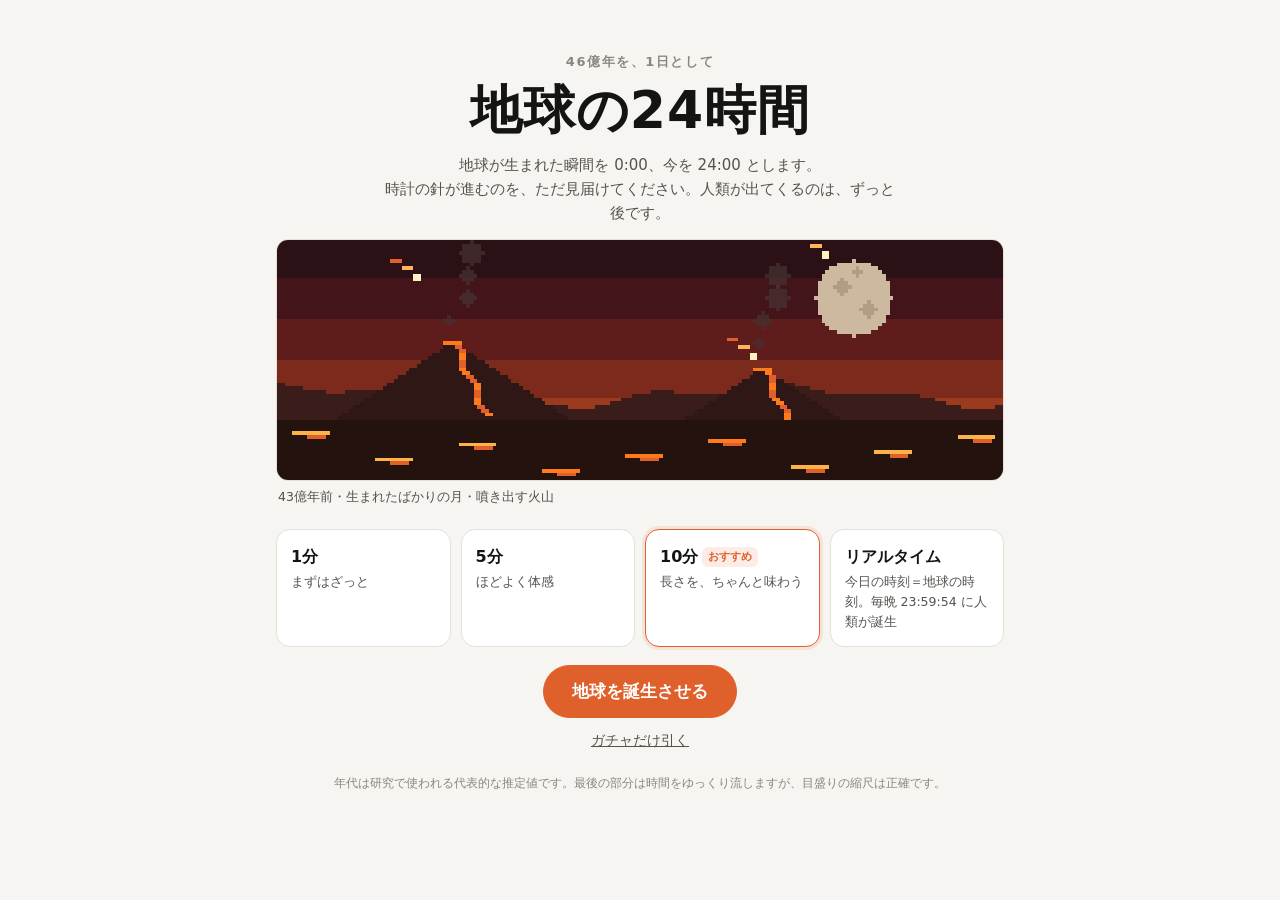
<file: v1/index.html>
<!doctype html>
<html lang="ja">
<head>
<meta charset="utf-8">
<script src="../move.js"></script>
<meta name="viewport" content="width=device-width, initial-scale=1">
<title>地球の24時間</title>
<meta name="claude:viewport-fit-sides" content="cover">
<meta name="description" content="46億年の地球史を、1日として体感する。最後の一瞬に、人類のすべてがある。">
<style>
  :root {
    color-scheme: light;
    --bg: #f6f5f1;
    --surface: #ffffff;
    --surface-2: #efede7;
    --text: #141413;
    --text-2: #55534e;
    --muted: #8a877f;
    --line: #e2e0d8;
    --accent: #e0602b;
    --accent-ink: #ffffff;
    --accent-soft: rgba(224, 96, 43, 0.12);
    --dial-gap: #ffffff;
    --shadow: 0 1px 2px rgba(0,0,0,.04), 0 10px 30px rgba(0,0,0,.06);
  }
  @media (prefers-color-scheme: dark) {
    :root:not([data-theme="light"]) {
      color-scheme: dark;
      --bg: #0d0e11;
      --surface: #16171b;
      --surface-2: #1f2126;
      --text: #f3f2ee;
      --text-2: #c2c0b8;
      --muted: #8a877f;
      --line: #2a2c32;
      --accent: #f0773f;
      --accent-ink: #141413;
      --accent-soft: rgba(240, 119, 63, 0.16);
      --dial-gap: #16171b;
      --shadow: none;
    }
  }
  :root[data-theme="dark"] {
    color-scheme: dark;
    --bg: #0d0e11;
    --surface: #16171b;
    --surface-2: #1f2126;
    --text: #f3f2ee;
    --text-2: #c2c0b8;
    --muted: #8a877f;
    --line: #2a2c32;
    --accent: #f0773f;
    --accent-ink: #141413;
    --accent-soft: rgba(240, 119, 63, 0.16);
    --dial-gap: #16171b;
    --shadow: none;
  }

  * { box-sizing: border-box; }
  html, body { margin: 0; }
  body {
    background: var(--bg);
    color: var(--text);
    font-family: system-ui, -apple-system, "Hiragino Kaku Gothic ProN", "Noto Sans JP", "Segoe UI", sans-serif;
    line-height: 1.6;
    -webkit-font-smoothing: antialiased;
  }
  [hidden] { display: none !important; }
  .app {
    max-width: 760px; margin: 0 auto; padding-block: 24px 56px;
    padding-left: max(16px, env(safe-area-inset-left, 0px)); padding-right: max(16px, env(safe-area-inset-right, 0px));
  }
  .num { font-variant-numeric: tabular-nums; }

  button { font-family: inherit; }
  .btn {
    display: inline-flex; align-items: center; justify-content: center; gap: 6px;
    border: 1px solid var(--line); background: var(--surface); color: var(--text-2);
    border-radius: 999px; padding: 9px 16px; font-size: 14px; font-weight: 700; cursor: pointer; text-decoration: none;
  }
  .btn:hover { border-color: var(--accent); color: var(--accent); }
  .btn.on { background: var(--text); color: var(--bg); border-color: var(--text); }
  .btn-primary {
    background: var(--accent); color: var(--accent-ink); border-color: var(--accent);
    font-size: 17px; padding: 14px 28px;
  }
  .btn-primary:hover { color: var(--accent-ink); filter: brightness(1.06); }
  .btn-link { background: none; border: none; color: var(--text-2); text-decoration: underline; cursor: pointer; font-size: 14px; padding: 6px; }
  .btn:disabled { opacity: .4; cursor: default; }

  .card {
    background: var(--surface); border: 1px solid var(--line); border-radius: 18px;
    padding: 20px 18px; box-shadow: var(--shadow); margin-bottom: 14px;
  }

  /* ---------- start ---------- */
  .hero { text-align: center; padding: 28px 0 10px; }
  .hero .kicker { font-size: 13px; letter-spacing: .12em; color: var(--muted); font-weight: 700; }
  .hero h1 { font-size: clamp(32px, 9vw, 52px); line-height: 1.15; margin: 8px 0 12px; letter-spacing: .02em; }
  .hero p { color: var(--text-2); margin: 0 auto; max-width: 520px; font-size: 15px; }
  .modes { display: grid; grid-template-columns: repeat(auto-fit, minmax(160px, 1fr)); gap: 10px; margin: 22px 0 18px; }
  .mode {
    position: relative; display: block; text-align: left; cursor: pointer;
    border: 1.5px solid var(--line); background: var(--surface); border-radius: 14px; padding: 14px;
  }
  .mode input { position: absolute; opacity: 0; pointer-events: none; }
  .mode b { display: block; font-size: 16px; }
  .mode span { display: block; font-size: 12.5px; color: var(--text-2); margin-top: 2px; }
  .mode .tag { display: inline-block; font-size: 11px; font-weight: 800; color: var(--accent); background: var(--accent-soft); border-radius: 6px; padding: 1px 6px; margin-left: 4px; vertical-align: 2px; }
  .mode:has(input:checked) { border-color: var(--accent); box-shadow: 0 0 0 3px var(--accent-soft); }
  .mode:has(input:focus-visible) { outline: 2px solid var(--accent); outline-offset: 2px; }
  .start-actions { display: flex; flex-direction: column; align-items: center; gap: 8px; }
  .fine { font-size: 12px; color: var(--muted); text-align: center; margin-top: 18px; }

  /* ---------- run ---------- */
  .topbar { display: flex; justify-content: space-between; align-items: center; gap: 8px; flex-wrap: wrap; margin-bottom: 10px; }
  .chip { font-size: 13px; font-weight: 800; background: var(--accent-soft); color: var(--accent); border-radius: 999px; padding: 4px 12px; }
  .rate { font-size: 13px; color: var(--text-2); font-weight: 700; }
  .dial-wrap { position: relative; width: min(100%, 340px); max-width: 100%; aspect-ratio: 1; margin: 0 auto; }
  .scene {
    display: block; width: 100%; max-width: 100%; height: auto; aspect-ratio: 3 / 1;
    image-rendering: crisp-edges; image-rendering: pixelated;
    border-radius: 12px; border: 1px solid var(--line); background: var(--surface-2);
  }
  .scene-cap { font-size: 12.5px; color: var(--text-2); margin: 6px 2px 0; min-height: 1.6em; }
  .scene-box { margin-bottom: 14px; }
  .hero-scene { margin: 4px 0 0; }
  .dial-wrap svg { position: absolute; inset: 0; width: 100%; height: 100%; overflow: visible; }
  .dial-center {
    position: absolute; inset: 24%; display: flex; flex-direction: column; align-items: center; justify-content: center;
    text-align: center; pointer-events: none;
  }
  .dial-center .era { font-size: 12.5px; color: var(--text-2); font-weight: 700; line-height: 1.3; min-height: 2.6em; display: flex; align-items: flex-end; }
  .dial-center .clock { font-weight: 800; font-size: clamp(28px, 8.5vw, 42px); line-height: 1.1; letter-spacing: .01em; }
  .dial-center .clock.long { font-size: clamp(17px, 4.8vw, 24px); }
  .dial-center .ago { font-size: 14px; color: var(--text-2); margin-top: 4px; font-weight: 600; }
  .hour-label { fill: var(--muted); font-size: 12px; font-weight: 700; text-anchor: middle; dominant-baseline: middle; }
  .tick { stroke: var(--muted); stroke-width: 1.5; }
  .tick.major { stroke: var(--text-2); stroke-width: 2.2; }
  .era-seg { stroke: var(--dial-gap); stroke-width: 1.5; }
  .hand line { stroke: var(--text); stroke-width: 3; stroke-linecap: round; }
  .hand circle { fill: var(--accent); stroke: var(--dial-gap); stroke-width: 2.5; }

  .remain { text-align: center; color: var(--text-2); font-size: 14px; margin: 8px 0 14px; }
  .remain b { color: var(--text); }

  .strip-box { position: relative; background: var(--surface); border: 1px solid var(--line); border-radius: 14px; padding: 10px 12px 6px; }
  .strip-cap { font-size: 12px; color: var(--muted); display: flex; justify-content: space-between; gap: 8px; }
  .strip-box svg { display: block; width: 100%; height: auto; }
  .strip-axis { stroke: var(--line); stroke-width: 6; stroke-linecap: round; }
  .strip-fill { stroke: var(--accent); stroke-width: 6; stroke-linecap: round; }
  .strip-dot { fill: var(--surface); stroke: var(--muted); stroke-width: 2; }
  .strip-dot.passed { fill: var(--accent); stroke: var(--accent); }
  .strip-end { fill: var(--muted); font-size: 12px; }
  .strip-label { fill: var(--text); font-size: 13px; font-weight: 700; }
  .strip-cursor { fill: var(--text); }
  .banner {
    position: absolute; inset: 0; border-radius: 14px; display: flex; align-items: center; justify-content: center; text-align: center;
    background: var(--text); color: var(--bg); font-weight: 800; font-size: 14px; padding: 8px 14px; line-height: 1.5; white-space: pre-line;
    opacity: 0; pointer-events: none; transition: opacity .35s ease;
  }
  .banner.show { opacity: .96; }

  .evt-card { margin-top: 12px; background: var(--surface); border: 1px solid var(--line); border-radius: 14px; padding: 12px 14px; min-height: 86px; }
  .evt-card .t { font-size: 13px; font-weight: 800; color: var(--accent); }
  .evt-card .n { font-size: 20px; font-weight: 800; line-height: 1.3; }
  .evt-card .s { font-size: 13px; color: var(--text-2); }
  .evt-card.pop { animation: pop .5s ease; }
  @keyframes pop { 0% { transform: scale(.97); background: var(--accent-soft); } 100% { transform: scale(1); } }

  .ambient { margin: 14px 2px 0; font-size: 14.5px; color: var(--text-2); min-height: 3.2em; transition: opacity .4s ease; }
  .hint { font-size: 13px; color: var(--muted); margin: 6px 2px 0; }
  .hint b { color: var(--text-2); }
  .controls { display: flex; flex-wrap: wrap; gap: 8px; justify-content: center; margin: 18px 0 10px; }
  .speed { display: inline-flex; gap: 4px; }
  .speed .btn { padding: 9px 12px; }
  details.log { margin-top: 10px; font-size: 13px; color: var(--text-2); }
  details.log summary { cursor: pointer; font-weight: 700; padding: 6px 2px; }
  details.log ol { list-style: none; margin: 4px 0 0; padding: 0; max-height: 260px; overflow: auto; }
  details.log li { padding: 5px 2px; border-top: 1px solid var(--line); }
  details.log li .tt { color: var(--accent); font-weight: 700; margin-right: 6px; }

  /* ---------- end ---------- */
  .end-hero { text-align: center; padding: 18px 0 8px; }
  .end-hero .big { font-size: clamp(40px, 12vw, 64px); font-weight: 900; line-height: 1; }
  .end-hero p { color: var(--text-2); margin: 10px 0 0; }
  .card h2 { font-size: 17px; margin: 0 0 12px; }
  .stats { list-style: none; margin: 0; padding: 0; }
  .stats li { display: flex; justify-content: space-between; align-items: baseline; gap: 12px; padding: 9px 0; border-top: 1px solid var(--line); font-size: 14px; }
  .stats li:first-child { border-top: none; }
  .stats .lbl { color: var(--text-2); }
  .stats .lbl small { display: block; color: var(--muted); font-size: 12px; }
  .stats .val { font-weight: 800; white-space: nowrap; }
  .stats li.hl .val { color: var(--accent); }
  .punch { margin: 14px 0 0; padding: 12px 14px; background: var(--accent-soft); border-radius: 12px; font-size: 14px; }
  .life-row { display: flex; gap: 8px; flex-wrap: wrap; align-items: center; }
  .life-row input {
    font: inherit; font-size: 16px; width: 130px; padding: 9px 12px; border-radius: 10px;
    border: 1px solid var(--line); background: var(--bg); color: var(--text);
  }
  .life-out { margin-top: 10px; font-size: 14.5px; }
  .life-out b { color: var(--accent); }

  .gacha-q { font-size: 15px; color: var(--text-2); margin: 0 0 12px; }
  .gacha-dial { width: min(100%, 300px); }
  .gacha-dial .dial-center .clock { font-size: clamp(24px, 7vw, 32px); }
  .gacha-actions { display: flex; justify-content: center; margin: 14px 0 4px; }
  .result { margin-top: 12px; border-radius: 14px; border: 1.5px solid var(--line); padding: 16px; }
  .result .rar { display: inline-block; font-size: 12px; font-weight: 900; letter-spacing: .06em; border-radius: 6px; padding: 2px 8px; color: #fff; }
  .result .rname { font-size: 24px; font-weight: 900; margin: 6px 0 2px; line-height: 1.3; }
  .result .rtime { font-size: 14px; color: var(--text-2); font-weight: 700; }
  .result .rdesc { font-size: 14.5px; margin: 8px 0; }
  .result .rprob { font-size: 13.5px; color: var(--text-2); }
  .result .rprob b { color: var(--text); }
  .tally { font-size: 12.5px; color: var(--muted); margin-top: 8px; text-align: center; }
  .share-row { display: flex; flex-wrap: wrap; gap: 8px; justify-content: center; margin-top: 14px; }
  .preview { margin-top: 14px; }
  .save-hint { font-size: 12px; color: var(--muted); text-align: center; margin: 6px 0 0; }
  .preview img { width: 100%; border-radius: 12px; border: 1px solid var(--line); display: block; }
  .end-actions { display: flex; flex-wrap: wrap; gap: 8px; justify-content: center; margin-top: 18px; }
  footer.src { font-size: 11.5px; color: var(--muted); line-height: 1.7; margin-top: 22px; border-top: 1px solid var(--line); padding-top: 12px; }

  @media (prefers-reduced-motion: reduce) {
    .evt-card.pop { animation: none; }
    .banner, .ambient { transition: none; }
  }
</style>
</head>
<body>
<div class="app">

  <!-- ================= START ================= -->
  <section id="screen-start">
    <div class="hero">
      <div class="kicker">46億年を、1日として</div>
      <h1>地球の24時間</h1>
      <p>地球が生まれた瞬間を 0:00、今を 24:00 とします。<br>
         時計の針が進むのを、ただ見届けてください。人類が出てくるのは、ずっと後です。</p>
    </div>

    <div class="hero-scene">
      <canvas class="scene" id="hero-scene" aria-hidden="true"></canvas>
      <p class="scene-cap num" id="hero-cap"></p>
    </div>

    <div class="modes" role="radiogroup" aria-label="体験の長さ">
      <label class="mode"><input type="radio" name="mode" value="60"><b>1分</b><span>まずはざっと</span></label>
      <label class="mode"><input type="radio" name="mode" value="300"><b>5分</b><span>ほどよく体感</span></label>
      <label class="mode"><input type="radio" name="mode" value="600" checked><b>10分<span class="tag">おすすめ</span></b><span>長さを、ちゃんと味わう</span></label>
      <label class="mode"><input type="radio" name="mode" value="rt"><b>リアルタイム</b><span>今日の時刻＝地球の時刻。毎晩 23:59:54 に人類が誕生</span></label>
    </div>

    <div class="start-actions">
      <button class="btn btn-primary" id="btn-start">地球を誕生させる</button>
      <button class="btn-link" id="btn-gacha-only">ガチャだけ引く</button>
    </div>
    <p class="fine">年代は研究で使われる代表的な推定値です。最後の部分は時間をゆっくり流しますが、目盛りの縮尺は正確です。</p>
  </section>

  <!-- ================= RUN ================= -->
  <section id="screen-run" hidden>
    <div class="topbar">
      <span class="chip" id="seg-chip">①</span>
      <span class="rate num" id="rate">1秒 = …</span>
    </div>

    <div class="scene-box">
      <canvas class="scene" id="run-scene" aria-hidden="true"></canvas>
      <p class="scene-cap" id="run-cap"></p>
    </div>

    <div class="dial-wrap" id="run-dial-wrap">
      <svg id="run-dial" aria-hidden="true"></svg>
      <div class="dial-center">
        <div class="era" id="run-era"></div>
        <div class="clock num" id="run-clock">0:00:00</div>
        <div class="ago num" id="run-ago">46億年前</div>
      </div>
    </div>
    <div class="remain num" id="run-remain"></div>

    <div class="strip-box">
      <div class="strip-cap"><span id="strip-title">いま拡大している区間</span><span id="strip-sub"></span></div>
      <svg id="strip" viewBox="0 0 640 76" aria-hidden="true"></svg>
      <div class="banner" id="banner"></div>
    </div>

    <div class="evt-card" id="evt-card" aria-live="polite">
      <div class="t num" id="evt-t"></div>
      <div class="n" id="evt-n"></div>
      <div class="s" id="evt-s"></div>
    </div>

    <p class="ambient" id="ambient"></p>
    <p class="hint num" id="hint"></p>

    <div class="controls" id="controls-timed">
      <button class="btn" id="btn-pause">⏸ 一時停止</button>
      <span class="speed" role="group" aria-label="速さ">
        <button class="btn on" data-speed="1">×1</button>
        <button class="btn" data-speed="4">×4</button>
        <button class="btn" data-speed="16">×16</button>
      </span>
    </div>
    <div class="controls" id="controls-rt" hidden>
      <button class="btn" id="btn-rt-end">結果とガチャへ</button>
    </div>
    <div class="controls">
      <button class="btn-link" id="btn-quit">最初に戻る</button>
      <button class="btn-link" id="btn-skip">24:00 までスキップ</button>
    </div>

    <details class="log">
      <summary>これまでの出来事（<span id="log-count">0</span>）</summary>
      <ol id="log"></ol>
    </details>
  </section>

  <!-- ================= END ================= -->
  <section id="screen-end" hidden>
    <div id="end-summary">
      <div class="end-hero">
        <div class="big num">24:00</div>
        <p id="end-lead">現在。46億年の1日が、終わりました。</p>
      </div>

      <div class="card">
        <h2>この1日のうち、それぞれがいた時間</h2>
        <ul class="stats num" id="stats"></ul>
        <p class="punch" id="punch"></p>
      </div>

      <div class="card">
        <h2>あなたの人生は、地球時計で何秒？</h2>
        <div class="life-row">
          <label for="birth" class="lbl">生まれた年</label>
          <input id="birth" type="number" inputmode="numeric" min="1900" placeholder="例: 1990">
          <button class="btn" id="btn-life">計算する</button>
        </div>
        <div class="life-out" id="life-out"></div>
      </div>
    </div>

    <div class="card" id="gacha-card">
      <h2>地球史ガチャ</h2>
      <p class="gacha-q">もしあなたが、46億年のうちのランダムな瞬間に生まれていたら？</p>
      <div class="scene-box" id="g-scene-box" hidden>
        <canvas class="scene" id="g-scene" aria-hidden="true"></canvas>
        <p class="scene-cap" id="g-cap"></p>
      </div>
      <div class="dial-wrap gacha-dial">
        <svg id="gacha-dial" aria-hidden="true"></svg>
        <div class="dial-center">
          <div class="era" id="g-era"></div>
          <div class="clock num" id="g-clock">?</div>
          <div class="ago num" id="g-ago"></div>
        </div>
      </div>
      <div class="gacha-actions"><button class="btn btn-primary" id="btn-spin">ガチャを引く</button></div>

      <div class="result" id="result" hidden aria-live="polite">
        <span class="rar" id="r-rar"></span>
        <div class="rname" id="r-name"></div>
        <div class="rtime num" id="r-time"></div>
        <p class="rdesc" id="r-desc"></p>
        <div class="rprob num" id="r-prob"></div>
      </div>
      <div class="tally num" id="tally"></div>

      <div class="share-row" id="share-row" hidden>
        <a class="btn" id="btn-share-x" href="https://twitter.com/intent/tweet" target="_blank" rel="noopener">Xでシェア</a>
        <button class="btn" id="btn-share-native" hidden>共有…</button>
        <button class="btn" id="btn-save">画像を保存</button>
      </div>
      <div class="preview" id="preview" hidden>
        <img id="preview-img" alt="シェア用カードのプレビュー">
        <p class="save-hint" id="save-hint" hidden>画像は長押し（PCでは右クリック）で保存できます。</p>
      </div>
    </div>

    <div class="end-actions">
      <button class="btn" id="btn-again">もう一度、地球を誕生させる</button>
    </div>

    <footer class="src">
      地球の年齢は46億年として計算しています。各年代は研究によって幅のある推定値で、一般に広く使われる代表値を採用しています。
      ガチャは46億年のうちの1瞬間を一様な確率で選びます（各時代の出現率＝その時代の長さ÷46億年）。
      <br><a href="../" style="color:inherit">新しい版（日本時間と同期・進化ガチャ）へ</a>
    </footer>
  </section>

</div>

<script>
(() => {
  'use strict';

  /* ============================================================
     データ
     ============================================================ */
  const S = 4.6e9;                       // 地球の年齢（年）
  const DAY = 86400;                     // 24時間（秒）
  const NOW = new Date().getFullYear();
  const ago = (year) => NOW - year;      // 西暦 → 何年前

  // 時代（ダイヤルの色帯 & ガチャの排出テーブル）
  const ERAS = [
    { from: S,          to: 3.8e9,      name: '灼熱の若い地球',       color: '#d9774b',
      desc: '地表は熱い岩とマグマ。巨大な天体の衝突で月が生まれ、やがて海ができる。生命はまだいない。' },
    { from: 3.8e9,      to: 2.4e9,      name: '微生物だけの海',       color: '#4fa6c4',
      desc: '海には目に見えない微生物だけ。空気に酸素はほとんどなく、陸には何もない。' },
    { from: 2.4e9,      to: 2.0e9,      name: '酸素が増えはじめた海', color: '#3f93b6',
      desc: '光合成をする微生物（シアノバクテリア）が出す酸素で、大気が少しずつ変わりはじめた。' },
    { from: 2.0e9,      to: 1.0e9,      name: '核を持つ細胞の時代',   color: '#3a7fc0',
      desc: '細胞の中に核を持つ生き物（真核生物）が現れた。それでも肉眼で見える生き物はほとんどいない。' },
    { from: 1.0e9,      to: 5.4e8,      name: '多細胞生物の海',       color: '#3a68aa',
      desc: 'いくつもの細胞でできた生き物が現れた。地球全体が氷に覆われる「全球凍結」も起きた。' },
    { from: 5.4e8,      to: 2.3e8,      name: '動物があふれる海と陸', color: '#2f8f6b',
      desc: 'カンブリア爆発で多様な動物が誕生。植物が陸に上がり、魚・両生類・は虫類が現れた。' },
    { from: 2.3e8,      to: 6.6e7,      name: '恐竜の時代',           color: '#6f8f34',
      desc: '恐竜が陸を支配し、のちに鳥や花を咲かせる植物も現れた。哺乳類はまだ小さな存在。' },
    { from: 6.6e7,      to: 7e6,        name: '哺乳類の時代',         color: '#a5803a',
      desc: '隕石の衝突で恐竜が絶滅し、哺乳類が多様化。霊長類はいるが、人類の祖先はまだいない。' },
    { from: 7e6,        to: 3e5,        name: '人類の祖先の時代',     color: '#cf8a2e',
      desc: '猿人・原人が二本足で歩き、石器や火を使いはじめた。' },
    { from: 3e5,        to: 1.2e4,      name: '狩猟採集のサピエンス', color: '#e0692f',
      desc: '私たちホモ・サピエンスが登場。アフリカを出て世界中に広がり、洞窟に絵を描いた。' },
    { from: 1.2e4,      to: ago(1780),  name: '農耕と文明の時代',     color: '#d9483f',
      desc: '農耕が始まり、都市・文字・国家が生まれた。' },
    { from: ago(1780),  to: 0,          name: '産業革命以後',         color: '#b8326a',
      desc: '蒸気機関から電気、インターネット、AIへ。あなたが生きている時代。' },
  ];

  // 出来事（何年前, 名前, 補足）
  const EVENTS = [
    [S,          '地球誕生',                   '46億年の1日が始まる'],
    [4.5e9,      '月の誕生',                   '巨大な天体の衝突でできたとされる'],
    [4.0e9,      '海ができる',                 '年代には諸説あり'],
    [3.8e9,      '最初の生命',                 '海の中の小さな微生物'],
    [2.7e9,      '光合成をする微生物',         'シアノバクテリアが酸素を出しはじめる'],
    [2.4e9,      '大気に酸素が増える',         '大酸化イベント'],
    [2.0e9,      '真核生物の出現',             '核を持つ細胞'],
    [1.0e9,      '多細胞生物の出現',           ''],
    [7.2e8,      '全球凍結',                   '地球全体が氷に覆われる（スノーボールアース）'],
    [5.4e8,      'カンブリア爆発',             '動物が一気に多様化'],
    [4.7e8,      '植物が陸に上がる',           ''],
    [3.7e8,      '両生類が陸に上がる',         ''],
    [3.1e8,      'は虫類の出現',               ''],
    [2.52e8,     '史上最大の大量絶滅',         'ペルム紀末。生き物の種の大半が消えた', 'eruption'],
    [2.3e8,      '恐竜の出現',                 ''],
    [2.0e8,      '哺乳類の出現',               ''],
    [1.5e8,      '鳥の出現',                   '始祖鳥'],
    [1.3e8,      '花を咲かせる植物',           ''],
    [6.6e7,      '恐竜の絶滅',                 '巨大な隕石の衝突', 'impact'],
    [6.0e7,      '霊長類の出現',               ''],
    [7e6,        '人類の祖先（猿人）の出現',   '二本足で歩きはじめる'],
    [3.8e6,      'アウストラロピテクス',       ''],
    [2.4e6,      'ホモ・ハビリス',             '石器を使う'],
    [1.8e6,      'ホモ・エレクトス',           '火を使いはじめる（諸説あり）'],
    [3e5,        'ホモ・サピエンス誕生',       '私たちの種が現れる'],
    [7e4,        '出アフリカ',                 'サピエンスが世界へ広がりはじめる'],
    [4e4,        '洞窟壁画・芸術の始まり',     ''],
    [1.2e4,      '農耕の始まり',               '定住と村の誕生'],
    [ago(-3200), '文字と都市の誕生',           'メソポタミア'],
    [ago(-2560), 'ピラミッド建設',             'ギザの大ピラミッド'],
    [ago(-500),  '釈迦・孔子・ソクラテスの時代', ''],
    [ago(1492),  'コロンブス、アメリカ到達',   '大航海時代'],
    [ago(1780),  '産業革命',                   '蒸気機関と工場'],
    [ago(1830),  '鉄道の実用化',               ''],
    [ago(1879),  '電球の発明',                 ''],
    [ago(1903),  '飛行機の初飛行',             'ライト兄弟'],
    [ago(1914),  '第一次世界大戦',             ''],
    [ago(1939),  '第二次世界大戦',             ''],
    [ago(1946),  'コンピュータの誕生',         'ENIAC'],
    [ago(1969),  '人類、月に立つ',             'アポロ11号'],
    [ago(1995),  'インターネットの普及',       ''],
    [ago(2007),  'スマートフォン登場',         ''],
    [ago(2022),  '生成AIの普及',               ''],
    [0,          '現在',                       'あなたが、今いるところ'],
  ].map(([ya, name, note, fx]) => ({ ya, name, note, fx })).sort((a, b) => b.ya - a.ya);

  // 時間の流し方：区間ごとに実時間の配分（f）を決める。区間内は線形。
  const SEG = [
    { a: S,            b: S * 2 / 24,   f: 0.55 },
    { a: S * 2 / 24,   b: S * 3 / 1440, f: 0.16 },
    { a: S * 3 / 1440, b: 3e5,          f: 0.08 },
    { a: 3e5,          b: 1.2e4,        f: 0.07 },
    { a: 1.2e4,        b: ago(1780),    f: 0.08 },
    { a: ago(1780),    b: 0,            f: 0.06 },
  ];
  const SEG_DEC = [0, 0, 0, 2, 4, 6];   // 区間ごとの時計の小数桁
  const CIRCLED = ['①', '②', '③', '④', '⑤', '⑥'];

  const P_HUMAN = 3e5 / S;              // サピエンス以降を引く確率

  // 他のページに埋め込まれていると、ダウンロードや共有メニューが使えないことがある
  const EMBEDDED = (() => { try { return window.self !== window.top; } catch (e) { return true; } })();

  /* ============================================================
     書式
     ============================================================ */
  const trim = (s) => s.replace(/\.0+$/, '').replace(/(\.\d*?)0+$/, '$1');
  const sig2 = (v) => v >= 10 ? String(Math.round(v)) : trim(v.toFixed(1));

  function fmtYears(y) {
    if (y >= 1e8) { const v = y / 1e8; return `${v >= 10 ? Math.round(v) : trim(v.toFixed(1))}億`; }
    if (y >= 1e4) { const v = y / 1e4; return `${v >= 10 ? Math.round(v) : trim(v.toFixed(1))}万`; }
    if (y >= 10) return Math.round(y).toLocaleString('ja-JP');
    return trim(y.toFixed(1));
  }
  function fmtAgo(ya) {
    if (ya <= 0.5) return '現在';
    if (ya < 5100) {
      const yr = Math.floor(NOW - ya);
      return yr > 0 ? `西暦${yr}年` : `紀元前${-yr}年`;
    }
    return `${fmtYears(ya)}年前`;
  }
  function fmtSec(s) {
    if (s >= 3600) { const h = Math.floor(s / 3600), m = Math.floor((s - h * 3600) / 60); return m ? `${h}時間${m}分` : `${h}時間`; }
    if (s >= 60)   { const m = Math.floor(s / 60), r = Math.floor(s - m * 60); return r ? `${m}分${r}秒` : `${m}分`; }
    if (s >= 1)    return `${trim(s.toFixed(1))}秒`;
    if (s >= 0.1)  return `${trim(s.toFixed(2))}秒`;
    if (s >= 1e-3) return `${sig2(s * 1e3)}ミリ秒`;
    if (s >= 1e-6) return `${sig2(s * 1e6)}マイクロ秒`;
    return `${sig2(s * 1e9)}ナノ秒`;
  }
  function fmtCountdown(s) {
    s = Math.max(0, Math.ceil(s));
    const h = Math.floor(s / 3600), m = Math.floor((s % 3600) / 60), r = s % 60;
    return h ? `${h}時間${m}分${r}秒` : m ? `${m}分${r}秒` : `${r}秒`;
  }
  function fmtClock(ya, dec = 0) {
    if (ya <= 0) return '24:00:00';
    const p = Math.pow(10, dec);
    const t = Math.floor((1 - ya / S) * DAY * p) / p;
    const h = Math.floor(t / 3600), m = Math.floor((t - h * 3600) / 60), s = t - h * 3600 - m * 60;
    const ss = dec ? s.toFixed(dec).padStart(dec + 3, '0') : String(Math.floor(s)).padStart(2, '0');
    return `${h}:${String(m).padStart(2, '0')}:${ss}`;
  }
  function fmtOneIn(n) {
    if (n < 10) return trim(n.toFixed(1));
    if (n < 1e4) return Math.round(n).toLocaleString('ja-JP');
    return fmtYears(n);
  }
  function fmtProb(p) {
    const pct = p * 100;
    const s = pct >= 1 ? trim(pct.toFixed(1)) : pct.toPrecision(2);
    return `${s}%（約${fmtOneIn(1 / p)}分の1）`;
  }
  function rarity(p) {
    if (p >= 0.1)   return { label: 'COMMON',     color: '#7d8590' };
    if (p >= 0.02)  return { label: 'RARE',       color: '#2f7fd0' };
    if (p >= 0.001) return { label: 'SUPER RARE', color: '#8a4fd6' };
    if (p >= 1e-5)  return { label: 'MIRACLE',    color: '#e0602b' };
    return              { label: 'LEGEND',     color: '#c9302c' };
  }

  /* ============================================================
     時間の対応づけ
     ============================================================ */
  const fracOf = (ya) => 1 - ya / S;                 // 0:00 → 0, 24:00 → 1
  function segOf(ya) {
    for (let i = 0; i < SEG.length; i++) if (ya > SEG[i].b) return i;
    return SEG.length - 1;
  }
  function yaAt(p) {                                 // 実時間の進み 0..1 → 何年前
    if (p >= 1) return 0;
    let cum = 0;
    for (let i = 0; i < SEG.length; i++) {
      const g = SEG[i];
      if (p <= cum + g.f || i === SEG.length - 1) {
        const local = Math.min(1, Math.max(0, (p - cum) / g.f));
        return g.a - (g.a - g.b) * local;
      }
      cum += g.f;
    }
    return 0;
  }
  function progAt(ya) {                              // 何年前 → 実時間の進み 0..1
    const i = segOf(ya);
    let cum = 0;
    for (let k = 0; k < i; k++) cum += SEG[k].f;
    const g = SEG[i];
    return cum + g.f * (g.a - ya) / (g.a - g.b);
  }
  const eraOf = (ya) => ERAS.find(e => ya <= e.from && ya > e.to) || ERAS[ERAS.length - 1];
  const segName = (i) => i === 0 ? '地球誕生〜22:00' : `最後の${fmtSec(SEG[i].a / S * DAY)}`;

  /* ============================================================
     ドット絵の風景（192×64 で描いて拡大表示）
     ============================================================ */
  const PW = 192, PH = 64;

  function painter(ctx) {
    const P = {
      rect(x, y, w, h, c) { ctx.fillStyle = c; ctx.fillRect(Math.round(x), Math.round(y), Math.round(w), Math.round(h)); },
      disc(cx, cy, r, c) {
        for (let dy = -r; dy <= r; dy++) { const w = Math.floor(Math.sqrt(r * r - dy * dy)); P.rect(cx - w, cy + dy, 2 * w + 1, 1, c); }
      },
      dome(cx, by, r, c) {
        for (let dy = 0; dy <= r; dy++) { const w = Math.floor(Math.sqrt(r * r - dy * dy)); P.rect(cx - w, by - dy, 2 * w + 1, 1, c); }
      },
      tri(cx, base, h, c, slope = 1) {           // 山・ピラミッド・屋根
        for (let dy = 0; dy < h; dy++) { const w = Math.round((h - dy) * slope); P.rect(cx - w, base - dy, 2 * w + 1, 1, c); }
      },
      bands(colors, y0 = 0, y1 = PH) {
        const h = (y1 - y0) / colors.length;
        colors.forEach((c, i) => P.rect(0, y0 + Math.floor(i * h), PW, Math.ceil(h) + 1, c));
      },
      ridge(base, amp, seed, c, freq = 0.06, x0 = 0, x1 = PW) {
        for (let x = x0; x < x1; x++) {
          const h = amp * (0.55 + 0.3 * Math.sin(x * freq + seed) + 0.15 * Math.sin(x * freq * 3.7 + seed * 1.7));
          P.rect(x, Math.round(base - h), 1, PH, c);
        }
      },
      ground(y, c, x0 = 0, x1 = PW) { P.rect(x0, y, x1 - x0, PH - y, c); },
      water(y, c, hi, t, x0 = 0, x1 = PW) {
        P.rect(x0, y, x1 - x0, PH - y, c);
        for (let row = 0; y + 2 + row * 4 < PH; row++) {
          for (let k = 0; k < 16; k++) {
            const x = ((k * 17 + row * 9 + t * (row % 2 ? 0.5 : -0.5)) % (PW + 8) + PW + 8) % (PW + 8) - 4;
            if (x >= x0 && x + 3 <= x1) P.rect(x, y + 2 + row * 4, 3, 1, hi);
          }
        }
      },
      cloud(x, y, c) { P.rect(x, y + 2, 16, 3, c); P.rect(x + 3, y, 7, 2, c); P.rect(x + 9, y + 1, 4, 1, c); },
      clouds(t, c, n = 3, y = 5, speed = 0.15) {
        for (let k = 0; k < n; k++) P.cloud(((k * 71 + t * speed) % (PW + 24)) - 20, y + (k % 2) * 6, c);
      },
      sprite(rows, pal, x, y, flip = false, s = 1) {   // s: 拡大率（主役の生き物は2）
        for (let j = 0; j < rows.length; j++) {
          const row = rows[j];
          for (let i = 0; i < row.length; i++) {
            const ch = row[flip ? row.length - 1 - i : i];
            if (ch !== '.') P.rect(x + i * s, y + j * s, s, s, pal[ch]);
          }
        }
      },
    };
    return P;
  }

  // 生き物と乗り物（右向き。flip で左向き）
  const SPR = {
    trilo:   ['.aaaaa.', 'abababa', '.aaaaa.', '..b.b..'],
    anomalo: ['...aaaaaaa...', 'bbaaaaaaaaaa.', '..aaaaaaaaaab', 'bbaaaaaaaaaa.', '...aaaaaaa...'],
    fish:    ['a.aaa.', 'aaaaaa', 'a.aaa.'],
    amphib:  ['..aaaa..', 'aaaaaaab', '.a....a.'],
    reptile: ['a.aaaaa..', '.aaaaaaab', '..a...a..'],
    sauro: [
      '.....................aa.', '....................aaab', '....................aa..', '...................aa...',
      '..................aa....', '.................aa.....', '.......aaaaaaa..aa......', '....aaaaaaaaaaaaaa......',
      '..aaaaaaaaaaaaaaa.......', 'aaa..aaaaaaaaaaa........', '.....bb.bb.bb.bb........', '.....bb.bb.bb.bb........',
      '.....bb.bb.bb.bb........'],
    thero: [
      '........aaaaa.', '.......aaaaeaa', '.......aaaaaaa', '.......aaab...', '......aaaa....', '.a...aaaaab...',
      '..aaaaaaaa....', '...aaaaaaa....', '.....a..a.....', '.....a..a.....', '....bb..bb....'],
    pteroA:  ['a.........a', '.aa.....aa.', '...aaaaa...', '.....aaa...'],
    pteroB:  ['...........', '...aaaaa...', '.aaaaaaaaa.', 'a....aa...a'],
    mammal:  ['.......aa', 'aaaaaaaaa', '.aaaaaaa.', '.a.a..a.a'],
    homA:    ['.aa.', '.aa.', 'aaaa', 'aaaa', '.aa.', '.bb.', '.bb.', 'b..b'],
    homB:    ['.aa.', '.aa.', 'aaaa', 'aaaa', '.aa.', '.bb.', '.bb.', '.bb.'],
    hunter:  ['....c', '.aa.c', '.aa.c', 'bbbbc', 'bbbbc', 'bbbbc', '.bb.c', '.bb..', '.b.b.', '.b.b.'],
    mammoth: [
      '....aaaaaaa.....', '..aaaaaaaaaaa...', '.aaaaaaaaaaaaa..', 'aaaaaaaaaaaaaaa.', 'aaaaaaaaaaaaaaaa',
      'aaaaaaaaaaaaa.ab', '.aaaaaaaaaaaa.ab', '.aaaaaaaaaaa..bb', '.aa.aa..aa.aa...', '.aa.aa..aa.aa...', '.aa.aa..aa.aa...'],
    farmer:  ['.aa.', '.aa.', 'bbbb', 'bbbb', '.bb.', '.cc.', '.c.c'],
    car:     ['...aaaaa....', '..abbabba...', 'aaaaaaaaaaaa', 'aaaaaaaaaaaa', '.cc.....cc..'],
    loco: [
      '.aa...........', '.aa......bbbb.', 'aaaaaaaaabddb.', 'aaaaaaaaabbbb.', 'aaaaaaaaaaaaaa', 'aaaaaaaaaaaaaa',
      '.cc.cc..cc.cc.', '.cc.cc..cc.cc.'],
    biplane: ['..aaaaaaa..', 'b.....a....', 'bbbbbbbbbbb', '..aaaaaaa..'],
    jet:     ['.......a...', 'aaaaaaaaaa.', '....aa.....'],
  };

  // 小物
  function volcano(P, cx, base, h, t, c) {
    P.tri(cx, base, h, c, 1.5);
    P.rect(cx - 2, base - h, 5, 1, '#ff7a1a');
    for (let dy = 1; dy < h; dy++) {
      P.rect(cx + Math.round(Math.sin(dy * 0.7) * 1.2 + dy * 0.45), base - h + dy, 2, 1, (dy + t) % 4 < 2 ? '#ff7a1a' : '#e0602b');
    }
    for (let k = 0; k < 4; k++) {
      const ph = (t + k * 6) % 24;
      P.disc(cx + Math.round(Math.sin((t + k * 3) * 0.2) * 2) + (ph >> 2), base - h - 3 - ph, 1 + (ph >> 3), 'rgba(70,50,50,0.7)');
    }
  }
  function fire(P, x, base, t) {
    P.rect(x - 3, base - 1, 7, 1, '#5a3a24');
    const f = t % 3;
    P.rect(x - 2, base - 3, 5, 2, '#e0602b');
    P.rect(x - 1, base - 5 - (f === 1 ? 1 : 0), 3, 2, '#ffb347');
    P.rect(x, base - 7 - f, 1, 2, '#ffe39a');
  }
  function smoke(P, x, y, t, c = 'rgba(90,90,90,0.55)', n = 4) {
    for (let k = 0; k < n; k++) { const ph = (t + k * 5) % 20; P.disc(x + (ph >> 2), y - ph, 1 + (ph >> 3), c); }
  }
  function palm(P, x, base, h, c = '#3f6b3a', trunk = '#7a5a3a') {
    P.rect(x, base - h, 2, h, trunk);
    for (let i = 0; i < 6; i++) { P.rect(x - 6 + i, base - h + Math.abs(2 - i) - 1, 1, 1, c); P.rect(x + 2 + i, base - h + Math.abs(3 - i) - 1, 1, 1, c); }
    P.rect(x - 4, base - h - 1, 10, 2, c);
  }
  function fernTree(P, x, base, h, c = '#3e6a3c', trunk = '#5a4a32') {
    P.rect(x, base - h, 2, h, trunk);
    for (let i = 0; i < 4; i++) { const y = base - h + i * 3; P.rect(x - 5 + i, y, 12 - 2 * i, 2, c); }
  }
  function roundTree(P, x, base, h, c = '#4e8a44', trunk = '#6a4a30') {
    P.rect(x, base - h + 4, 2, h - 4, trunk);
    P.disc(x + 1, base - h + 2, 5, c);
    P.disc(x - 2, base - h + 4, 3, c);
  }
  function acacia(P, x, base, h, c = '#5e7a3a', trunk = '#5a4430') {
    P.rect(x, base - h, 1, h, trunk);
    P.rect(x - 2, base - h + 2, 1, 2, trunk); P.rect(x + 2, base - h + 1, 1, 2, trunk);
    P.rect(x - 9, base - h - 1, 19, 2, c); P.rect(x - 6, base - h - 2, 13, 1, c);
  }
  function hut(P, x, base, wall = '#b08a5a', roof = '#7a5a34') {
    P.rect(x, base - 5, 9, 5, wall); P.rect(x + 3, base - 3, 2, 3, '#4a3424');
    P.tri(x + 4, base - 5, 4, roof, 1.4);
  }
  function person(P, x, base, body, phone) {
    P.rect(x, base - 7, 2, 2, '#c9946e'); P.rect(x - 1, base - 5, 4, 3, body); P.rect(x, base - 2, 1, 2, '#3a3a44'); P.rect(x + 1, base - 2, 1, 2, '#3a3a44');
    if (phone) P.rect(x + 2, base - 5, 1, 1, '#9fe3ff');
  }
  function building(P, x, base, w, h, c, win, lit, seed) {
    P.rect(x, base - h, w, h, c);
    const r = seed * 9301;
    for (let yy = base - h + 2; yy < base - 2; yy += 3) {
      for (let xx = x + 1; xx < x + w - 1; xx += 3) {
        const on = ((xx * 7 + yy * 13 + r) % 5) === 0;
        P.rect(xx, yy, 1, 1, on ? lit : win);
      }
    }
  }
  const wrapX = (v, span, pad = 24) => ((v % (span + pad)) + span + pad) % (span + pad) - pad / 2;

  // 時代ごとの風景
  function sceneHadean(P, ya, t) {
    P.bands(['#2b1016', '#43151a', '#5e1c1a', '#7c2a1b', '#9b3a1d', '#b9531f']);
    if (ya <= 4.5e9) { P.disc(152, 15, 10, '#cdb9a0'); P.disc(149, 12, 2, '#b29c82'); P.disc(156, 18, 2, '#b29c82'); P.disc(153, 8, 1, '#b29c82'); }
    for (let k = 0; k < 3; k++) {
      const ph = (t * 2 + k * 31) % 70, mx = 18 + k * 58 + ph, my = -4 + ph * 0.7;
      if (my < 40) { P.rect(mx, my, 2, 2, '#fff1c2'); P.rect(mx - 3, my - 2, 3, 1, '#ffb35a'); P.rect(mx - 6, my - 4, 3, 1, '#e0602b'); }
    }
    P.ridge(46, 8, 1.3, '#3a1c1a', 0.05);
    volcano(P, 46, 47, 20, t, '#2e1714');
    volcano(P, 128, 48, 14, t + 7, '#2e1714');
    if (ya <= 4.0e9) {
      P.water(48, '#3a2f36', '#5a4a52', t);
      for (let k = 0; k < 5; k++) { const ph = (t + k * 5) % 16; P.rect(14 + k * 38 + (ph >> 2), 47 - ph, 2, 2, 'rgba(230,220,220,0.3)'); }
    } else {
      P.ground(48, '#24120f');
      for (let k = 0; k < 9; k++) {
        const x = k * 22 + 4, y = 51 + (k * 7) % 11;
        P.rect(x, y, 10, 1, (t + k) % 6 < 3 ? '#ff7a1a' : '#ffb347'); P.rect(x + 4, y + 1, 5, 1, '#e0602b');
      }
    }
  }

  function sceneArchean(P, ya, t, oxy) {
    P.bands(oxy ? ['#93b3c6', '#a6c0cc', '#b9cbcf', '#cbd5d2', '#dcdfd6'] : ['#c98a4f', '#d49a5e', '#dda96f', '#e5b883', '#ecc79a']);
    P.disc(30, 13, 6, oxy ? '#fff4d6' : '#fbe3b0');
    if (oxy) P.clouds(t, '#eef2f2', 2, 6, 0.1);
    P.ridge(40, 11, 2.1, oxy ? '#8f7464' : '#7d5f4c', 0.05);
    P.ground(44, oxy ? '#7a5546' : '#6b5244', 0, 96);
    // 岩
    for (let k = 0; k < 6; k++) P.dome(8 + k * 15, 46 + (k % 3) * 5, 3 + (k % 2) * 2, oxy ? '#8e5a45' : '#5a4436');
    if (oxy) for (let y = 47; y < 64; y += 3) P.rect(0, y, 90, 1, '#a4523c');   // 赤い縞（縞状鉄鉱層）
    P.water(45, oxy ? '#4a7f97' : '#5d7a74', oxy ? '#79a9bd' : '#86a199', t, 96, PW);
    P.rect(92, 44, 8, PH - 44, oxy ? '#b9a084' : '#a68d70');                 // 砂浜
    if (ya < 3.5e9) for (let k = 0; k < 6; k++) P.dome(108 + k * 14, 50 + (k % 2) * 3, 3 + (k % 3), oxy ? '#5f7d6a' : '#6d7a5e');
  }

  function sceneProterozoic(P, t) {
    P.bands(['#86b6d6', '#9cc3db', '#b2d0de', '#c7dbdf']);
    P.clouds(t, '#f4f7f8', 3, 6, 0.12);
    P.ridge(40, 10, 0.8, '#8b7563', 0.05);
    P.ground(44, '#7b6453', 0, 90);
    for (let k = 0; k < 5; k++) P.dome(10 + k * 17, 46 + (k % 2) * 6, 3, '#5f4c40');
    P.rect(88, 44, 8, PH - 44, '#b9a487');
    P.water(45, '#3f7c8a', '#6aa3ae', t, 96, PW);
    // 顕微鏡の窓（細胞）
    const cx = 150, cy = 24, r = 15;
    P.disc(cx, cy, r + 2, '#33413f');
    P.disc(cx, cy, r, '#d7ecd9');
    for (let k = 0; k < 4; k++) {
      const a = t * 0.08 + k * 1.6, x = cx + Math.round(Math.cos(a) * (k ? 8 : 0)), y = cy + Math.round(Math.sin(a) * (k ? 6 : 0));
      P.disc(x, y, 4, '#9cc9a4'); P.disc(x, y, 1, '#4e7f5a');
    }
    P.rect(cx + r - 2, cy + r - 2, 6, 3, '#33413f');
  }

  function sceneUnderwater(P, t, kind) {
    P.bands(['#2a6f95', '#25658a', '#205a7c', '#1b4f6d', '#17445f', '#133a52']);
    for (let k = 0; k < 5; k++) for (let y = 0; y < 46; y += 1) P.rect(10 + k * 42 + y * 0.35, y, 2, 1, 'rgba(255,255,255,0.05)');
    P.ridge(56, 4, 0.7, '#c2ae84', 0.09);
    P.ground(58, '#ad9a74');
    for (let k = 0; k < 6; k++) { const ph = (t + k * 7) % 40; P.rect(20 + k * 31 + Math.round(Math.sin((t + k) * 0.3)), 52 - ph, 1, 1, 'rgba(220,240,255,0.6)'); }
    if (kind === 'algae') {
      for (let k = 0; k < 12; k++) {
        const x = 8 + k * 16, h = 6 + (k % 4) * 3;
        for (let y = 0; y < h; y++) P.rect(x + Math.round(Math.sin(y * 0.5 + t * 0.25 + k) * 1.2), 56 - y, 1, 1, '#4f8a5a');
      }
      for (let k = 0; k < 5; k++) P.dome(20 + k * 38, 57, 3, '#6a9a6a');
    } else if (kind === 'ediacara') {
      for (let k = 0; k < 9; k++) {
        const x = 10 + k * 21, h = 8 + (k % 3) * 4;
        for (let y = 0; y < h; y++) {
          const sway = Math.round(Math.sin(y * 0.3 + t * 0.2 + k) * 1);
          P.rect(x + sway - 1, 56 - y, 3, 1, y % 2 ? '#d29a72' : '#b9805c');
        }
      }
      for (let k = 0; k < 6; k++) { P.disc(16 + k * 33, 58, 3, '#c98a6a'); P.disc(16 + k * 33, 58, 1, '#a46a4e'); }
    } else {                                                        // カンブリア
      for (let k = 0; k < 7; k++) { const x = 6 + k * 28; P.rect(x, 48 - (k % 3) * 3, 3, 10 + (k % 3) * 3, '#c9a24f'); P.rect(x + 1, 47 - (k % 3) * 3, 1, 1, '#e8c86a'); }
      for (let k = 0; k < 4; k++) P.sprite(SPR.trilo, { a: '#a8946a', b: '#5e5240' }, wrapX(k * 52 + t * 0.4 * (k % 2 ? 1 : -1), PW, 20), 49 + (k % 2) * 2, k % 2 === 0, 2);
      P.sprite(SPR.anomalo, { a: '#d0806a', b: '#8a4a38' }, wrapX(t * 0.9, PW, 50), 18 + Math.round(Math.sin(t * 0.15) * 2), false, 2);
      for (let k = 0; k < 2; k++) {
        const x = 40 + k * 90, y = 12 + Math.round(Math.sin(t * 0.2 + k) * 3);
        P.dome(x, y, 4, 'rgba(230,200,240,0.7)');
        for (let i = -3; i <= 3; i += 2) P.rect(x + i, y + 1, 1, 3 + ((t + i) % 2), 'rgba(230,200,240,0.6)');
      }
    }
  }

  function sceneSnowball(P, t) {
    P.bands(['#c3d1db', '#cfdbe3', '#dbe4ea', '#e6edf1']);
    P.disc(150, 12, 5, '#fffaf0');
    P.ridge(42, 10, 0.4, '#eef3f6', 0.05);
    P.ground(46, '#f6f9fb');
    for (let k = 0; k < 7; k++) P.rect(8 + k * 27, 50 + (k % 3) * 4, 14, 1, '#d6e2ea');
    for (let k = 0; k < 40; k++) {
      const x = (k * 37 + t * (1 + k % 3) * 0.5) % PW, y = (k * 13 + t * (1 + k % 2)) % PH;
      P.rect(x, y, 1, 1, '#ffffff');
    }
  }

  function scenePaleoLand(P, ya, t) {
    P.bands(['#9fc3b8', '#b1cfc1', '#c3dac9', '#d3e2cf']);
    P.clouds(t, '#f2f6f1', 3, 5, 0.12);
    P.ridge(38, 10, 1.7, '#7fa48c', 0.05);
    P.ground(44, '#4f6b3a');
    P.water(49, '#4d7a6e', '#79a296', t, 118, PW);
    if (ya < 3.8e8) {
      for (let k = 0; k < 6; k++) fernTree(P, 6 + k * 19, 46, 14 + (k % 3) * 5);
      for (let k = 0; k < 5; k++) { const x = 14 + k * 23; P.rect(x, 34 + (k % 2) * 4, 1, 12, '#5a7a3e'); }
    } else {
      for (let k = 0; k < 14; k++) { const x = 4 + k * 8; P.rect(x, 40 + (k % 3), 1, 6, '#5e8a44'); P.rect(x - 1, 40 + (k % 3), 3, 1, '#6e9a50'); }
    }
    if (ya < 3.7e8) P.sprite(SPR.amphib, { a: '#3f5a34', b: '#f0e6c0' }, 100 + Math.round(Math.sin(t * 0.1) * 3), 42, false, 2);
    if (ya < 3.1e8) P.sprite(SPR.reptile, { a: '#9a7a3e', b: '#2a2a1a' }, wrapX(40 + t * 0.35, 100, 30), 52, false, 2);
    if (ya < 3.2e8) {
      const x = wrapX(t * 1.2, PW, 20), y = 20 + Math.round(Math.sin(t * 0.4) * 4);
      P.rect(x, y, 6, 1, '#2f5f7a'); P.rect(x + 1, y - 1, 2, 1, t % 2 ? 'rgba(230,245,255,0.9)' : 'rgba(230,245,255,0.4)'); P.rect(x + 1, y + 1, 2, 1, 'rgba(230,245,255,0.6)');
    }
  }

  function sceneDino(P, ya, t) {
    P.bands(['#8fc0d8', '#a3cbdc', '#b8d6df', '#cde0df']);
    P.clouds(t, '#f6f8f6', 3, 4, 0.12);
    volcano(P, 160, 38, 12, t, '#9a9a88');
    P.ridge(40, 8, 2.5, '#86a07a', 0.05);
    P.ground(46, '#7d9a52');
    P.rect(0, 52, PW, 1, '#6c8a45'); P.rect(0, 58, PW, 1, '#6c8a45');
    palm(P, 12, 47, 18); palm(P, 92, 47, 14); palm(P, 178, 47, 20);
    for (let k = 0; k < 5; k++) P.dome(30 + k * 34, 47, 3, '#4f7a3e');
    P.sprite(SPR.sauro, { a: '#7a6e5c', b: '#544b3e' }, wrapX(10 + t * 0.25, PW, 70), 22, false, 2);
    P.sprite(SPR.thero, { a: '#a8603a', b: '#6a3f28', e: '#f4ead0' }, 126 + Math.round(Math.sin(t * 0.1) * 6), 26 + (t % 4 < 2 ? 0 : 1), true, 2);
    const px = wrapX(PW - t * 0.8, PW, 40);
    P.sprite(t % 4 < 2 ? SPR.pteroA : SPR.pteroB, { a: '#6e4e3e' }, px, 6 + Math.round(Math.sin(t * 0.2) * 2), false, 2);
    if (ya < 1.5e8) for (let k = 0; k < 3; k++) { const x = wrapX(t * 0.6 + k * 9, PW), y = 22 + k * 2; P.rect(x, y, 3, 1, '#5a4a3a'); P.rect(x + 1, y - (t % 2), 1, 1, '#5a4a3a'); }
  }

  function sceneMammal(P, ya, t) {
    P.bands(['#8ec5e6', '#a5d1ea', '#bddcec', '#d3e6ea']);
    P.clouds(t, '#fbfcfc', 3, 5, 0.12);
    P.ridge(38, 10, 3.1, '#7fae7a', 0.05);
    P.ground(45, '#7aa956');
    for (let k = 0; k < 20; k++) P.rect(4 + k * 10, 47 + (k % 3) * 5, 2, 1, '#5f8f42');
    roundTree(P, 20, 46, 20); roundTree(P, 40, 46, 16); roundTree(P, 168, 46, 22);
    if (ya < 6e7) {                                                     // 木の上の霊長類
      P.rect(23, 27 + (t % 6 < 3 ? 0 : 1), 3, 3, '#5a3a24'); P.rect(169, 25, 3, 3, '#5a3a24');
    }
    for (let k = 0; k < 3; k++) P.sprite(SPR.mammal, { a: k === 1 ? '#7d5a3a' : '#9a6e48' }, wrapX(60 + k * 34 + t * 0.2 * (k % 2 ? 1 : -1), PW, 40), 44 + k * 5, k % 2 === 0, 2);
  }

  function sceneImpact(P, t) {
    P.bands(['#3a1a14', '#6b2a18', '#a2441c', '#d36a24', '#f09a3a']);
    const ph = t % 24;
    if (ph < 10) {                                                      // 落ちてくる隕石
      const x = 40 + ph * 9, y = 2 + ph * 4;
      for (let i = 1; i < 8; i++) P.rect(x - i * 2 - 1, y - i * 0.9 - 1, 3, 2, `rgba(255,${200 - i * 12},120,${0.8 - i * 0.09})`);
      P.disc(x, y, 3, '#fff1c2'); P.disc(x, y, 2, '#ffffff');
    } else {
      P.disc(140, 46, Math.min(30, (ph - 9) * 4), 'rgba(255,220,150,0.55)');
      P.disc(140, 46, Math.min(16, (ph - 9) * 2), '#fff4d0');
    }
    P.ridge(44, 6, 1.1, '#2a1410', 0.06);
    P.ground(47, '#1e0f0c');
    palm(P, 20, 48, 16, '#1a0d0a', '#1a0d0a'); palm(P, 74, 48, 12, '#1a0d0a', '#1a0d0a');
    P.sprite(SPR.sauro, { a: '#140a08', b: '#140a08' }, 24, 22, false, 2);
  }

  function sceneHominin(P, ya, t) {
    P.bands(['#9cc6e0', '#b6d3e0', '#d0dfdc', '#e6e2cc']);
    P.disc(160, 12, 6, '#fff3cf');
    P.ridge(40, 7, 0.9, '#b9a77a', 0.05);
    P.ground(44, '#d2b46a');
    for (let k = 0; k < 26; k++) { const x = 3 + k * 7.4, y = 46 + (k % 4) * 4; P.rect(x, y - 1, 1, 2, '#b8963f'); P.rect(x + 2, y - 2, 1, 3, '#b8963f'); }
    acacia(P, 30, 45, 14); acacia(P, 120, 45, 11); acacia(P, 176, 45, 15);
    const gx = wrapX(30 + t * 0.4, ya < 1.8e6 ? 110 : PW, 40);
    for (let k = 0; k < 3; k++) P.sprite((t + k) % 4 < 2 ? SPR.homA : SPR.homB, { a: '#5e3e2a', b: '#3e2a1e' }, gx + k * 11, 43 + (k === 1 ? 2 : 0), false, 2);
    if (ya < 1.8e6) { fire(P, 158, 60, t); P.sprite(SPR.homB, { a: '#5e3e2a', b: '#3e2a1e' }, 140, 44, false, 2); P.sprite(SPR.homB, { a: '#4e3424', b: '#3e2a1e' }, 168, 44, false, 2); }
  }

  function sceneSapiens(P, ya, t) {
    P.bands(['#4b5a8a', '#6b6a95', '#9a7a92', '#c98f86', '#e6ab7c']);
    for (let k = 0; k < 8; k++) P.rect((k * 53) % PW, 3 + (k * 7) % 12, 1, 1, t % 8 === k ? '#ffffff' : '#d9dcf0');
    P.ridge(40, 9, 2.4, '#5a5068', 0.05);
    P.ground(46, '#6f6a50');
    // 洞窟
    P.dome(22, 47, 24, '#5c4c44');
    P.rect(0, 23, 22, 24, '#5c4c44');
    P.dome(22, 47, 9, '#241c18');
    if (ya < 4e4) {                                                     // 壁画
      P.rect(36, 30, 2, 3, '#c8553a'); P.rect(35, 31, 1, 1, '#c8553a'); P.rect(38, 31, 1, 1, '#c8553a');
      P.rect(28, 27, 6, 2, '#b8743a'); P.rect(29, 29, 1, 2, '#b8743a'); P.rect(32, 29, 1, 2, '#b8743a');
    }
    fire(P, 22, 52, t);
    P.sprite(SPR.mammoth, { a: '#5a3a2a', b: '#efe4cc' }, wrapX(PW - 50 - t * 0.15, PW, 70), 34, true, 2);
    const hx = 62 + Math.round(Math.sin(t * 0.05) * 10);
    P.sprite(SPR.hunter, { a: '#c08a66', b: '#6b4a32', c: '#e0cfa0' }, hx, 37, false, 2);
    P.sprite(SPR.hunter, { a: '#a8764f', b: '#5a3e2a', c: '#e0cfa0' }, hx + 14, 39, false, 2);
  }

  function sceneCiv(P, ya, t) {
    P.bands(['#8fc3e3', '#a7cfe6', '#c0dbe8', '#d8e6e6']);
    P.clouds(t, '#fbfcfc', 3, 5, 0.1);
    P.ridge(38, 7, 1.9, '#8aa77a', 0.05);
    if (ya < 4600) { P.tri(152, 41, 14, '#d8c08a', 1.2); for (let dy = 0; dy < 14; dy++) P.rect(152, 41 - dy, Math.round((14 - dy) * 1.2) + 1, 1, '#b89e68'); P.tri(176, 41, 8, '#d0b884', 1.2); }
    P.ground(42, '#8bb35a');
    for (let y = 47; y < PH; y += 3) P.rect(84, y, PW - 84, 2, (y >> 1) % 2 ? '#d9c25a' : '#c9b04c');
    for (let x = 86; x < PW; x += 4) P.rect(x, 46 + ((x + t) % 3 === 0 ? 0 : 1), 1, 1, '#e8d27a');
    P.rect(0, 58, 84, 6, '#5f95b5'); P.water(58, '#5f95b5', '#8fbcd6', t, 0, 84);
    hut(P, 12, 50); hut(P, 30, 51, '#a47e50'); hut(P, 52, 50);
    smoke(P, 16, 43, t, 'rgba(200,200,200,0.55)', 3);
    if (ya < 5200) { P.rect(66, 40, 10, 10, '#c9a876'); P.rect(68, 37, 6, 3, '#b8966a'); P.rect(70, 44, 2, 6, '#7a5a3a'); }
    P.sprite(SPR.farmer, { a: '#b98563', b: '#f0e6cc', c: '#7a5a3c' }, 104 + Math.round(Math.sin(t * 0.08) * 8), 46, false, 2);
    P.sprite(SPR.farmer, { a: '#a8764f', b: '#d8604a', c: '#6a4a32' }, 150 - Math.round(Math.sin(t * 0.08) * 6), 49, false, 2);
  }

  function sceneModern(P, ya, t) {
    const Y = NOW - ya;
    if (Y < 1880) {
      P.bands(['#a9a69a', '#b8b4a5', '#c8c2b0', '#d6cfba']);
      P.ridge(40, 5, 1.2, '#9b9384', 0.08);
      for (let k = 0; k < 4; k++) {
        const x = 20 + k * 44;
        P.rect(x, 32, 30, 14, '#8a5a44');
        for (let i = 0; i < 5; i++) P.tri(x + 3 + i * 6, 32, 3, '#6e4636', 1);
        P.rect(x + 22, 18, 3, 14, '#6e4636');
        smoke(P, x + 23, 15, t + k * 3, 'rgba(80,76,72,0.6)', 5);
      }
      P.ground(46, '#6c655a');
      P.rect(0, 55, PW, 1, '#3a3632'); for (let x = 0; x < PW; x += 5) P.rect(x, 56, 3, 1, '#4a4440');
      const tx = wrapX(PW - t * 1.0, PW, 70);
      P.sprite(SPR.loco, { a: '#3c3a40', b: '#9a3a2e', c: '#1f1e22', d: '#e8c56a' }, tx, 47);
      for (let k = 0; k < 2; k++) { P.rect(tx + 15 + k * 13, 49, 11, 5, '#7a4a3a'); P.rect(tx + 16 + k * 13, 54, 2, 1, '#1f1e22'); P.rect(tx + 23 + k * 13, 54, 2, 1, '#1f1e22'); }
      smoke(P, tx + 2, 44, t, 'rgba(240,240,240,0.7)', 4);
      return;
    }
    if (Y < 1950) {
      P.bands(['#9ccbe6', '#b2d6ea', '#c8e0ec', '#dce8ea']);
      P.clouds(t, '#fbfcfc', 3, 4, 0.12);
      P.sprite(SPR.biplane, { a: '#b84a3a', b: '#5a3a2a' }, wrapX(t * 0.7, PW, 30), 12 + Math.round(Math.sin(t * 0.15) * 2));
      for (let k = 0; k < 6; k++) building(P, 6 + k * 32, 46, 22, 14 + (k % 3) * 5, ['#a8735a', '#b8866a', '#9a6a52'][k % 3], '#e8dcc8', '#fff0b0', k);
      for (let k = 0; k < 4; k++) P.rect(20 + k * 50, 28, 1, 18, '#4a3a32');
      P.rect(0, 29, PW, 1, 'rgba(40,40,40,0.5)');
      P.ground(46, '#8a8578');
      P.rect(0, 51, PW, 8, '#5a5a5e'); for (let x = 0; x < PW; x += 10) P.rect(x + (t % 10), 55, 5, 1, '#d8d4c4');
      P.sprite(SPR.car, { a: '#2a2a2e', b: '#cfe6f2', c: '#111' }, wrapX(t * 1.2, PW, 30), 50);
      P.sprite(SPR.car, { a: '#6a2a2a', b: '#cfe6f2', c: '#111' }, wrapX(PW - t * 0.9, PW, 30), 53, true);
      person(P, 60 + Math.round(Math.sin(t * 0.05) * 6), 50, '#4a5a7a'); person(P, 140, 50, '#7a5a4a');
      return;
    }
    if (Y < 2000) {
      P.bands(['#86bde3', '#9ccbe8', '#b4d8ec', '#cde4ee']);
      P.clouds(t, '#fbfcfc', 2, 4, 0.12);
      if (Y >= 1957) {                                                  // ロケット
        const ph = t % 48, rx = 176, ry = 40 - ph * 1.2;
        if (ry > -6) { P.rect(rx, ry, 2, 5, '#f2f2f2'); P.rect(rx, ry + 5, 2, 2, '#ff9a3a'); for (let i = 1; i < 8; i++) P.disc(rx + 1, ry + 7 + i * 2, 1, 'rgba(240,240,240,0.5)'); }
      }
      for (let k = 0; k < 9; k++) building(P, 4 + k * 19, 46, 14, 12 + ((k * 7) % 5) * 5, ['#8a96a6', '#a0a8b2', '#7a8696'][k % 3], '#c9d6e2', '#fff0b0', k);
      P.rect(70, 12, 1, 8, '#555'); P.rect(68, 14, 5, 1, '#555');
      P.ground(46, '#7f8478');
      P.rect(0, 50, PW, 10, '#4c4e54'); for (let x = 0; x < PW; x += 12) P.rect(x + (t % 12), 55, 6, 1, '#e8e4d0');
      for (let k = 0; k < 3; k++) P.sprite(SPR.car, { a: ['#c9433a', '#3a6ac9', '#e0b03a'][k], b: '#cfe6f2', c: '#111' }, wrapX(k * 64 + t * 1.4, PW, 30), 50);
      P.sprite(SPR.car, { a: '#ececec', b: '#cfe6f2', c: '#111' }, wrapX(PW - t * 1.1, PW, 30), 54, true);
      return;
    }
    P.bands(['#7fb6e0', '#96c4e6', '#afd3ea', '#c9e1ee']);
    P.clouds(t, '#fbfcfc', 2, 4, 0.12);
    P.sprite(SPR.jet, { a: '#e8eef2' }, wrapX(PW - t * 0.6, PW, 30), 9, true);
    for (let k = 0; k < 10; k++) building(P, 2 + k * 19, 46, 15, 18 + ((k * 5) % 4) * 6, ['#7ea4c4', '#94b4cc', '#6a8fb0'][k % 3], '#b8d0e2', '#fff4c0', k + 3);
    // 風車
    P.rect(186, 20, 1, 26, '#e8ecef');
    const a = t * 0.35;
    for (let i = 0; i < 3; i++) { const ang = a + i * 2.094; for (let r = 1; r < 8; r++) P.rect(186 + Math.round(Math.cos(ang) * r), 20 + Math.round(Math.sin(ang) * r), 1, 1, '#f4f6f8'); }
    P.ground(46, '#8a9088');
    P.rect(0, 50, PW, 8, '#4c4e54'); for (let x = 0; x < PW; x += 12) P.rect(x + (t % 12), 54, 6, 1, '#e8e4d0');
    for (let k = 0; k < 2; k++) P.sprite(SPR.car, { a: ['#ffffff', '#3a3a3e'][k], b: '#cfe6f2', c: '#111' }, wrapX(k * 90 + t * 1.3, PW, 30), 49);
    P.rect(0, 58, PW, 6, '#b8b4aa');
    for (let k = 0; k < 6; k++) person(P, wrapX(k * 33 + t * (k % 2 ? 0.25 : -0.25), PW), 64, ['#d0603a', '#3a5a8a', '#5a8a5a'][k % 3], true);
  }

  function drawScene(ctx, ya, t, fx) {
    const P = painter(ctx);
    ctx.clearRect(0, 0, PW, PH);
    if (fx === 'impact') sceneImpact(P, t);
    else if (ya > 3.8e9) sceneHadean(P, ya, t);
    else if (ya > 2.4e9) sceneArchean(P, ya, t, false);
    else if (ya > 2.0e9) sceneArchean(P, ya, t, true);
    else if (ya > 1.0e9) sceneProterozoic(P, t);
    else if (ya > 7.2e8 || (ya > 5.4e8 && ya <= 6.35e8)) sceneUnderwater(P, t, ya > 5.75e8 ? 'algae' : 'ediacara');
    else if (ya > 6.35e8) sceneSnowball(P, t);
    else if (ya > 4.2e8) sceneUnderwater(P, t, 'cambrian');
    else if (ya > 2.3e8) scenePaleoLand(P, ya, t);
    else if (ya > 6.6e7) sceneDino(P, ya, t);
    else if (ya > 7e6) sceneMammal(P, ya, t);
    else if (ya > 3e5) sceneHominin(P, ya, t);
    else if (ya > 1.2e4) sceneSapiens(P, ya, t);
    else if (ya > ago(1780)) sceneCiv(P, ya, t);
    else sceneModern(P, ya, t);
    if (fx === 'eruption') {
      P.rect(0, 0, PW, PH, 'rgba(70,20,10,0.55)');
      for (let k = 0; k < 30; k++) P.rect((k * 41 + t) % PW, (k * 17 + t * 2) % PH, 1, 1, 'rgba(60,50,50,0.9)');
    }
  }

  const FX_CAPTION = {
    impact: '巨大隕石の衝突・恐竜の時代が終わる',
    eruption: '大噴火で空が暗くなる・生き物の大半が絶滅',
  };
  function sceneCaption(ya) {
    if (ya > 3.8e9) return ya > 4.5e9 ? '降りそそぐ隕石・溶岩の大地' : ya > 4.0e9 ? '生まれたばかりの月・噴き出す火山' : '熱い海ができる・生命はまだいない';
    if (ya > 2.4e9) return ya > 3.5e9 ? '岩だけの陸と浅い海・酸素のない空' : '浅い海に、微生物がつくる岩（ストロマトライト）';
    if (ya > 2.0e9) return '酸素で鉄がさび、赤い縞の地層ができる';
    if (ya > 1.0e9) return '陸はまだ岩だけ・海に核を持つ細胞（右上は拡大図）';
    if (ya > 7.2e8) return '海の中・藻のような多細胞生物';
    if (ya > 6.35e8) return '全球凍結・地球全体が氷に覆われる';
    if (ya > 5.4e8) return ya > 5.75e8 ? '海の中・藻のような多細胞生物' : '海の底・葉のような形のエディアカラ生物';
    if (ya > 4.2e8) return '海の中・三葉虫とアノマロカリス';
    if (ya > 2.3e8) return ya > 3.8e8 ? '水辺に小さな植物が広がる' : ya > 3.1e8 ? 'シダの森・陸に上がった両生類' : 'シダの森・は虫類と大きなトンボ';
    if (ya > 6.6e7) return 'ソテツの森・首の長い恐竜と肉食恐竜・空に翼竜';
    if (ya > 7e6) return '森と草原・小さな哺乳類が増える';
    if (ya > 3e5) return ya > 1.8e6 ? 'サバンナを二本足で歩く人類の祖先' : 'サバンナで火を囲む原人';
    if (ya > 1.2e4) return ya > 4e4 ? '洞窟のそば・マンモスを追う狩人' : '洞窟に絵を描く・マンモスを追う狩人';
    if (ya > ago(1780)) return ya > 4600 ? '畑と小さな村・農耕の始まり' : '畑の向こうにピラミッド・都市と文明';
    const Y = NOW - ya;
    if (Y < 1880) return '工場の煙と蒸気機関車';
    if (Y < 1950) return 'れんがの街と自動車・空に複葉機';
    if (Y < 2000) return 'ビルの街と道路・ロケットが宇宙へ';
    return '高層ビルとスマートフォン・風力発電';
  }

  // 表示中のキャンバスを 8コマ/秒 で描き直す
  const sceneViews = [];
  function sceneView(canvas, getYa, getFx) {
    canvas.width = PW; canvas.height = PH;
    sceneViews.push({ canvas, ctx: canvas.getContext('2d'), getYa, getFx, key: '' });
  }
  const REDUCE_MOTION = window.matchMedia('(prefers-reduced-motion: reduce)').matches;
  function sceneLoop(now) {
    const t = REDUCE_MOTION ? 0 : Math.floor(now / 125);
    for (const v of sceneViews) {
      if (!v.canvas.offsetParent) continue;
      const ya = v.getYa();
      if (ya == null) continue;
      const fx = v.getFx ? v.getFx(now) : null;
      const key = `${t}|${ya}|${fx}`;
      if (key === v.key) continue;
      v.key = key;
      drawScene(v.ctx, ya, t, fx);
    }
    requestAnimationFrame(sceneLoop);
  }
  requestAnimationFrame(sceneLoop);

  /* ============================================================
     ダイヤル（SVG）
     ============================================================ */
  const NS = 'http://www.w3.org/2000/svg';
  function el(tag, attrs, parent) {
    const e = document.createElementNS(NS, tag);
    for (const k in attrs) e.setAttribute(k, attrs[k]);
    if (parent) parent.appendChild(e);
    return e;
  }
  const C = 200;
  const pt = (r, deg) => { const a = deg * Math.PI / 180; return [C + r * Math.sin(a), C - r * Math.cos(a)]; };
  function annulus(a0, a1, r0, r1) {
    const large = a1 - a0 > 180 ? 1 : 0;
    const [x0, y0] = pt(r1, a0), [x1, y1] = pt(r1, a1), [x2, y2] = pt(r0, a1), [x3, y3] = pt(r0, a0);
    return `M${x0},${y0} A${r1},${r1} 0 ${large} 1 ${x1},${y1} L${x2},${y2} A${r0},${r0} 0 ${large} 0 ${x3},${y3} Z`;
  }
  function pie(deg) {
    if (deg <= 0) return 'M0,0';
    if (deg >= 359.999) return `M${C},${C - 210} A210,210 0 1 1 ${C - 0.01},${C - 210} Z`;
    const [x, y] = pt(210, deg);
    return `M${C},${C} L${C},${C - 210} A210,210 0 ${deg > 180 ? 1 : 0} 1 ${x},${y} Z`;
  }
  let maskSeq = 0;
  function buildDial(svg, { reveal }) {
    svg.setAttribute('viewBox', '0 0 400 400');
    svg.textContent = '';
    const R0 = 150, R1 = 186;
    let revealPath = null;
    const gBase = el('g', { opacity: reveal ? 0.2 : 1 }, svg);
    let gFull = null;
    if (reveal) {
      const id = `reveal-${++maskSeq}`;
      const defs = el('defs', {}, svg);
      const mask = el('mask', { id }, defs);
      revealPath = el('path', { d: 'M0,0', fill: '#fff' }, mask);
      gFull = el('g', { mask: `url(#${id})` }, svg);
    }
    for (const e of ERAS) {
      const d = annulus(fracOf(e.from) * 360, fracOf(e.to) * 360, R0, R1);
      el('path', { d, fill: e.color, class: 'era-seg' }, gBase);
      if (gFull) el('path', { d, fill: e.color, class: 'era-seg' }, gFull);
    }
    for (let h = 0; h < 24; h++) {
      const major = h % 3 === 0;
      const [x0, y0] = pt(R0 - 4, h * 15), [x1, y1] = pt(R0 - (major ? 14 : 9), h * 15);
      el('line', { x1: x0, y1: y0, x2: x1, y2: y1, class: major ? 'tick major' : 'tick' }, svg);
      if (major) {
        const [tx, ty] = pt(R0 - 27, h * 15);
        el('text', { x: tx, y: ty, class: 'hour-label' }, svg).textContent = h === 0 ? '0/24' : h;
      }
    }
    const hand = el('g', { class: 'hand' }, svg);
    el('line', { x1: C, y1: C - R0 + 6, x2: C, y2: C - R1 - 10 }, hand);
    el('circle', { cx: C, cy: C - R1 - 10, r: 7 }, hand);
    return {
      set(deg) {
        hand.setAttribute('transform', `rotate(${deg} ${C} ${C})`);
        if (revealPath) revealPath.setAttribute('d', pie(deg));
      },
    };
  }

  /* ============================================================
     拡大ストリップ（いまの区間を線形で）
     ============================================================ */
  const strip = {
    svg: document.getElementById('strip'), seg: -1, dots: [], fill: null, cursor: null, label: null,
    x(ya) { const g = SEG[this.seg]; return 24 + 592 * (g.a - ya) / (g.a - g.b); },
    build(i) {
      this.seg = i;
      const svg = this.svg; svg.textContent = '';
      const g = SEG[i];
      el('line', { x1: 24, y1: 40, x2: 616, y2: 40, class: 'strip-axis' }, svg);
      this.fill = el('line', { x1: 24, y1: 40, x2: 24, y2: 40, class: 'strip-fill' }, svg);
      this.dots = EVENTS.filter(e => e.ya <= g.a && e.ya >= g.b).map(e => ({
        e, node: el('circle', { cx: this.x(e.ya), cy: 40, r: 5.5, class: 'strip-dot' }, svg),
      }));
      this.label = el('text', { x: 24, y: 22, class: 'strip-label', 'text-anchor': 'start' }, svg);
      this.cursor = el('path', { d: 'M0,0', class: 'strip-cursor' }, svg);
      el('text', { x: 24, y: 70, class: 'strip-end', 'text-anchor': 'start' }, svg).textContent =
        `${fmtClock(g.a, SEG_DEC[i])}（${fmtAgo(g.a)}）`;
      el('text', { x: 616, y: 70, class: 'strip-end', 'text-anchor': 'end' }, svg).textContent =
        `${fmtClock(g.b, SEG_DEC[i])}（${fmtAgo(g.b)}）`;
      document.getElementById('strip-title').textContent = `${CIRCLED[i]} ${segName(i)}を拡大中`;
    },
    update(ya) {
      const x = this.x(ya);
      this.fill.setAttribute('x2', x);
      this.cursor.setAttribute('d', `M${x},31 l-6,-9 h12 Z`);
      let last = null;
      for (const d of this.dots) {
        const passed = d.e.ya >= ya;
        d.node.classList.toggle('passed', passed);
        if (passed) last = d;
      }
      if (last) {
        const lx = this.x(last.e.ya);
        const anchor = lx > 470 ? 'end' : lx < 170 ? 'start' : 'middle';
        this.label.setAttribute('x', anchor === 'end' ? Math.min(lx + 6, 616) : anchor === 'start' ? Math.max(lx - 6, 24) : lx);
        this.label.setAttribute('text-anchor', anchor);
        this.label.textContent = last.e.name;
      } else {
        this.label.textContent = '';
      }
    },
  };

  /* ============================================================
     体感モード
     ============================================================ */
  const $ = (id) => document.getElementById(id);
  const screens = { start: $('screen-start'), run: $('screen-run'), end: $('screen-end') };
  function show(name) {
    for (const k in screens) screens[k].hidden = k !== name;
    window.scrollTo(0, 0);
  }

  const runDial = buildDial($('run-dial'), { reveal: true });
  const st = {
    mode: 'timed', T: 600, speed: 1, paused: false, elapsed: 0, last: 0,
    next: 0, seg: -1, era: null, prevYa: S, raf: 0, ended: false, logN: 0,
    curYa: S, fx: null, cap: '',
  };
  sceneView($('run-scene'), () => st.curYa, (now) => (st.fx && now < st.fx.until ? st.fx.type : null));

  // スタート画面：時代を順に見せる
  const HERO_YA = [4.3e9, 3.0e9, 2.2e9, 1.5e9, 6.8e8, 5.0e8, 3.4e8, 1.2e8, 3.0e7, 2.0e6, 5.0e4, 3000, ago(1850), ago(1930), ago(1985), 1];
  let heroIdx = 0;
  sceneView($('hero-scene'), () => HERO_YA[heroIdx]);
  function heroCap() { const ya = HERO_YA[heroIdx]; $('hero-cap').textContent = `${fmtAgo(ya)}・${sceneCaption(ya)}`; }
  heroCap();
  setInterval(() => {
    if (screens.start.hidden) return;
    heroIdx = (heroIdx + 1) % HERO_YA.length;
    heroCap();
  }, 2600);

  function rateAt(i) {
    if (st.mode === 'rt') return S / DAY;
    const g = SEG[i];
    return (g.a - g.b) / (g.f * st.T) * st.speed;
  }

  let bannerTimer = 0;
  function banner(text) {
    const b = $('banner');
    b.textContent = text;
    b.classList.add('show');
    clearTimeout(bannerTimer);
    bannerTimer = setTimeout(() => b.classList.remove('show'), 3200);
  }

  function setEventCard(e, animate) {
    $('evt-t').textContent = `${fmtClock(e.ya, SEG_DEC[segOf(e.ya)])}・${fmtAgo(e.ya)}`;
    $('evt-n').textContent = e.name;
    $('evt-s').textContent = e.note;
    const card = $('evt-card');
    if (animate) { card.classList.remove('pop'); void card.offsetWidth; card.classList.add('pop'); }
  }
  function addLog(e) {
    const li = document.createElement('li');
    const tt = document.createElement('span');
    tt.className = 'tt num';
    tt.textContent = fmtClock(e.ya, SEG_DEC[segOf(e.ya)]);
    li.append(tt, `${e.name}（${fmtAgo(e.ya)}）`);
    $('log').prepend(li);
    $('log-count').textContent = ++st.logN;
  }
  function resetLog() { $('log').textContent = ''; st.logN = 0; $('log-count').textContent = 0; }

  function startRun(modeValue) {
    cancelAnimationFrame(st.raf);
    Object.assign(st, {
      mode: modeValue === 'rt' ? 'rt' : 'timed', T: modeValue === 'rt' ? DAY : Number(modeValue),
      speed: 1, paused: false, elapsed: 0, last: 0, next: 0, seg: -1, era: null, prevYa: S, ended: false,
      curYa: S, fx: null, cap: '',
    });
    resetLog();
    document.querySelectorAll('.speed .btn').forEach(b => b.classList.toggle('on', b.dataset.speed === '1'));
    $('btn-pause').textContent = '⏸ 一時停止';
    $('controls-timed').hidden = st.mode === 'rt';
    $('controls-rt').hidden = st.mode !== 'rt';
    $('btn-skip').hidden = st.mode === 'rt';
    $('banner').classList.remove('show');

    if (st.mode === 'rt') {
      const ya = rtYa();
      while (st.next < EVENTS.length && EVENTS[st.next].ya >= ya) addLog(EVENTS[st.next++]);
      setEventCard(EVENTS[Math.max(0, st.next - 1)], false);
      st.prevYa = ya;
    }
    show('run');
    st.raf = requestAnimationFrame(tick);
  }

  function rtYa() {
    const d = new Date();
    const sec = d.getHours() * 3600 + d.getMinutes() * 60 + d.getSeconds() + d.getMilliseconds() / 1000;
    return Math.max(1e-9, (1 - sec / DAY) * S);
  }

  function tick(ts) {
    if (!st.last) st.last = ts;
    const dt = Math.min((ts - st.last) / 1000, 0.25);
    st.last = ts;

    let ya, p;
    if (st.mode === 'rt') {
      ya = rtYa();
      if (ya > st.prevYa + 1e9) { st.next = 0; resetLog(); }     // 日付が変わった
      p = fracOf(ya);
    } else {
      if (!st.paused) st.elapsed += dt * st.speed;
      p = Math.min(st.elapsed / st.T, 1);
      ya = yaAt(p);
    }
    st.prevYa = ya;
    render(ya, p);

    if (st.mode === 'timed' && p >= 1) { finish(); return; }
    st.raf = requestAnimationFrame(tick);
  }

  function render(ya, p) {
    const i = segOf(ya);
    if (i !== st.seg) {
      if (st.seg >= 0 && st.mode === 'timed' && i > st.seg) {
        const factor = rateAt(st.seg) / rateAt(i);
        banner(`ここから時間を約${Math.round(factor)}倍ゆっくり流します\n1秒 = ${fmtYears(rateAt(i))}年`);
      }
      st.seg = i;
      strip.build(i);
      $('seg-chip').textContent = `${CIRCLED[i]} ${segName(i)}`;
    }

    // 風景
    st.curYa = ya;
    const fxNow = st.fx && performance.now() < st.fx.until ? st.fx.type : null;
    const cap = fxNow ? FX_CAPTION[fxNow] : sceneCaption(ya);
    if (cap !== st.cap) { st.cap = cap; $('run-cap').textContent = cap; }

    // ダイヤルと時計
    runDial.set(fracOf(ya) * 360);
    const clock = fmtClock(ya, st.mode === 'rt' ? 0 : SEG_DEC[i]);
    const ck = $('run-clock');
    ck.textContent = clock;
    ck.classList.toggle('long', clock.length > 10);
    $('run-ago').textContent = fmtAgo(ya);
    $('run-remain').innerHTML = ya > 0
      ? `24:00 まで、地球時計で あと <b>${fmtSec(ya / S * DAY)}</b>`
      : '<b>24:00 — 現在</b>';
    $('rate').textContent = `1秒 = ${fmtYears(rateAt(i))}年${st.mode === 'rt' ? '（リアルタイム）' : ''}`;
    strip.update(ya);

    // 時代の説明
    const era = eraOf(ya);
    if (era !== st.era) {
      st.era = era;
      $('run-era').textContent = era.name;
      const amb = $('ambient');
      amb.style.opacity = 0;
      setTimeout(() => { amb.textContent = era.desc; amb.style.opacity = 1; }, 200);
    }

    // 出来事
    let fired = null;
    while (st.next < EVENTS.length && EVENTS[st.next].ya >= ya) {
      fired = EVENTS[st.next++];
      addLog(fired);
      if (fired.fx) st.fx = { type: fired.fx, until: performance.now() + 3500 };
    }
    if (fired) setEventCard(fired, true);

    // 次のヒント
    $('hint').innerHTML = hintText(ya, p);
  }

  function hintText(ya, p) {
    if (st.mode === 'rt') {
      const e = EVENTS[st.next];
      const sapiens = `毎晩 <b>${fmtClock(3e5)}</b> にホモ・サピエンスが誕生します。`;
      if (!e) return sapiens;
      return `次の出来事：<b>${e.name}</b>（${fmtClock(e.ya, SEG_DEC[segOf(e.ya)])}）まで あと ${fmtCountdown((ya - e.ya) / S * DAY)}<br>${sapiens}`;
    }
    const targets = [[7e6, '人類の祖先が現れるまで'], [3e5, 'ホモ・サピエンス誕生まで'], [0, '現在まで']];
    const t = targets.find(([y]) => ya > y);
    if (!t) return '';
    const realLeft = (progAt(t[0]) - p) * st.T / st.speed;
    return `${t[1]}、実際の時間で あと <b>${fmtCountdown(realLeft)}</b>`;
  }

  function finish() {
    if (st.ended) return;
    st.ended = true;
    setEventCard(EVENTS[EVENTS.length - 1], true);
    setTimeout(() => showEnd(false), 1800);
  }

  // 操作
  $('btn-pause').addEventListener('click', () => {
    st.paused = !st.paused;
    $('btn-pause').textContent = st.paused ? '▶ 再開' : '⏸ 一時停止';
  });
  document.querySelectorAll('.speed .btn').forEach(b => b.addEventListener('click', () => {
    st.speed = Number(b.dataset.speed);
    document.querySelectorAll('.speed .btn').forEach(x => x.classList.toggle('on', x === b));
  }));
  $('btn-quit').addEventListener('click', () => { cancelAnimationFrame(st.raf); show('start'); });
  $('btn-skip').addEventListener('click', () => { st.elapsed = st.T; });
  $('btn-rt-end').addEventListener('click', () => { cancelAnimationFrame(st.raf); showEnd(false); });
  $('btn-start').addEventListener('click', () => {
    startRun(document.querySelector('input[name="mode"]:checked').value);
  });
  $('btn-gacha-only').addEventListener('click', () => showEnd(true));

  // 開発用：#scenes で全時代の風景を一覧表示
  if (location.hash === '#scenes') {
    const list = [4.55e9, 4.3e9, 3.9e9, 3.6e9, 3.0e9, 2.2e9, 1.5e9, 8e8, 6.8e8, 5.6e8, 5.0e8, 4.0e8, 3.4e8, 2.8e8, 2.0e8, 1.2e8,
      5.0e7, 4.0e6, 1.0e6, 1.0e5, 2.0e4, 8000, 3000, ago(1850), ago(1930), ago(1975), 1];
    const box = document.createElement('div');
    box.style.cssText = 'display:grid;grid-template-columns:repeat(auto-fill,minmax(300px,1fr));gap:12px;margin-top:16px';
    for (const ya of list) {
      const wrap = document.createElement('div');
      const cv = document.createElement('canvas'); cv.className = 'scene';
      const cap = document.createElement('p'); cap.className = 'scene-cap'; cap.textContent = `${fmtAgo(ya)}・${sceneCaption(ya)}`;
      wrap.append(cv, cap); box.appendChild(wrap);
      sceneView(cv, () => ya);
    }
    for (const fx of ['impact', 'eruption']) {
      const wrap = document.createElement('div');
      const cv = document.createElement('canvas'); cv.className = 'scene';
      const cap = document.createElement('p'); cap.className = 'scene-cap'; cap.textContent = FX_CAPTION[fx];
      wrap.append(cv, cap); box.appendChild(wrap);
      sceneView(cv, () => (fx === 'impact' ? 6.6e7 : 2.52e8), () => fx);
    }
    screens.start.appendChild(box);
  }
  $('btn-again').addEventListener('click', () => { cancelAnimationFrame(st.raf); show('start'); });

  /* ============================================================
     結果画面
     ============================================================ */
  function showEnd(gachaOnly) {
    $('end-summary').hidden = gachaOnly;
    if (!gachaOnly) renderStats();
    show('end');
  }

  function renderStats() {
    const rows = [
      ['生命がいた時間',             '38億年',   3.8e9,              false],
      ['動物がいた時間',             '5.4億年',  5.4e8,              false],
      ['恐竜が栄えた時間',           '1.6億年',  2.3e8 - 6.6e7,      false],
      ['人類の祖先がいた時間',       '700万年',  7e6,                false],
      ['ホモ・サピエンスがいた時間', '30万年',   3e5,                true],
      ['文字と都市の歴史',           '5000年',   5e3,                true],
      ['産業革命から今まで',         `${ago(1780)}年`, ago(1780),    true],
    ];
    const ul = $('stats'); ul.textContent = '';
    for (const [label, span, years, hl] of rows) {
      const li = document.createElement('li');
      if (hl) li.className = 'hl';
      const l = document.createElement('span'); l.className = 'lbl';
      l.textContent = label;
      const sm = document.createElement('small'); sm.textContent = span; l.appendChild(sm);
      const v = document.createElement('span'); v.className = 'val';
      v.textContent = fmtSec(years / S * DAY);
      li.append(l, v);
      ul.appendChild(li);
    }
    const label = st.mode === 'rt' ? '24時間' : fmtSec(st.T);
    $('end-lead').textContent = st.mode === 'rt'
      ? '現在。今日の24時間が、そのまま46億年でした。'
      : `現在。${label}かけて、46億年を流しました。`;
    $('punch').textContent = st.mode === 'rt'
      ? '人類の歴史は、毎晩23:59:54からのたった5.6秒です。'
      : `最後は時間をゆっくり流しました。もし縮尺どおり${label}で流していたら、ホモ・サピエンスが映るのは最後の${fmtSec(3e5 / S * st.T)}だけでした。`;
  }

  $('btn-life').addEventListener('click', () => {
    const y = Number($('birth').value);
    const out = $('life-out');
    if (!Number.isFinite(y) || y < 1900 || y > NOW) { out.textContent = `1900〜${NOW}の西暦で入力してください。`; return; }
    const n = Math.max(NOW - y, 0.5);
    out.innerHTML = `生まれてからの${n >= 1 ? n + '年' : '日々'}は、地球時計で <b>${fmtSec(n / S * DAY)}</b>。<br>` +
      `100年生きても <b>${fmtSec(100 / S * DAY)}</b>。24:00 の、ほんの直前です。`;
  });
  $('birth').addEventListener('keydown', (ev) => { if (ev.key === 'Enter') $('btn-life').click(); });

  /* ============================================================
     ガチャ
     ============================================================ */
  const KEY = 'earth24.gacha';
  let memo = { n: 0, best: null };     // localStorage が使えない環境ではこのページの間だけ覚える
  const store = {
    get() { try { return JSON.parse(localStorage.getItem(KEY)) || memo; } catch (e) { return memo; } },
    set(v) { memo = v; try { localStorage.setItem(KEY, JSON.stringify(v)); } catch (e) { /* 保存できなくても遊べる */ } },
  };
  const gDial = buildDial($('gacha-dial'), { reveal: false });
  const g = { angle: 0, spinning: false, last: null, viewYa: null };
  sceneView($('g-scene'), () => g.viewYa);
  gDial.set(0);
  renderTally();

  function renderTally() {
    const s = store.get();
    if (!s.n) { $('tally').textContent = `人類の時代（サピエンス以降）を引ける確率は 約${fmtOneIn(1 / P_HUMAN)}分の1。`; return; }
    const best = s.best != null ? ERAS[s.best] : null;
    $('tally').textContent = `これまで ${s.n} 回引きました` + (best ? `・いちばんレア：${best.name}` : '');
  }

  $('btn-spin').addEventListener('click', () => {
    if (g.spinning) return;
    g.spinning = true;
    $('btn-spin').disabled = true;
    const t = Math.random() * S;                   // 何年前（一様）
    const target = fracOf(t) * 360;
    const start = g.angle % 360;
    const end = start + 360 * 3 + ((target - start + 360) % 360);
    const reduce = window.matchMedia('(prefers-reduced-motion: reduce)').matches;
    const dur = reduce ? 300 : 2400;
    const t0 = performance.now();
    $('result').hidden = true;
    $('g-scene-box').hidden = false;
    const step = (now) => {
      const k = Math.min(1, (now - t0) / dur);
      const e = 1 - Math.pow(1 - k, 3);
      const deg = start + (end - start) * e;
      gDial.set(deg);
      const ya = (1 - (deg % 360) / 360) * S;
      $('g-clock').textContent = fmtClock(ya);
      $('g-ago').textContent = fmtAgo(ya);
      $('g-era').textContent = eraOf(ya).name;
      g.viewYa = ya;
      $('g-cap').textContent = sceneCaption(ya);
      if (k < 1) { requestAnimationFrame(step); return; }
      g.angle = target;
      gDial.set(target);
      g.spinning = false;
      $('btn-spin').disabled = false;
      $('btn-spin').textContent = 'もう一度引く';
      showResult(t);
    };
    requestAnimationFrame(step);
  });

  function showResult(t) {
    const idx = ERAS.indexOf(eraOf(t));
    const era = ERAS[idx];
    const p = (era.from - era.to) / S;
    const r = rarity(p);
    const clock = fmtClock(t);
    g.last = { t, era, p, r, clock };

    $('g-clock').textContent = clock;
    $('g-ago').textContent = fmtAgo(t);
    g.viewYa = t;
    $('g-cap').textContent = sceneCaption(t);
    $('g-era').textContent = era.name;
    $('r-rar').textContent = r.label;
    $('r-rar').style.background = r.color;
    $('r-name').textContent = era.name;
    $('r-time').textContent = `地球時計 ${clock}・${fmtAgo(t)}`;
    $('r-desc').textContent = era.desc;
    $('r-prob').innerHTML = `この時代の出現率 <b>${fmtProb(p)}</b><br>人類の時代（サピエンス以降）を引ける確率は 約${fmtOneIn(1 / P_HUMAN)}分の1`;
    $('result').style.borderColor = r.color;
    $('result').hidden = false;

    const s = store.get();
    s.n += 1;
    if (s.best == null || p < (ERAS[s.best].from - ERAS[s.best].to) / S) s.best = idx;
    store.set(s);
    renderTally();

    $('share-row').hidden = false;
    $('btn-share-native').hidden = EMBEDDED || !(navigator.canShare && navigator.share);
    $('btn-save').hidden = EMBEDDED;
    $('save-hint').hidden = !EMBEDDED;
    $('btn-share-x').href = xUrl();
    const url = drawCard(g.last).toDataURL('image/png');
    $('preview-img').src = url;
    $('preview').hidden = false;
  }

  /* ============================================================
     シェアカード（1200×630）
     ============================================================ */
  const FONT = '"Hiragino Kaku Gothic ProN", "Noto Sans JP", system-ui, sans-serif';
  function roundRect(ctx, x, y, w, h, r) {
    ctx.beginPath();
    ctx.moveTo(x + r, y); ctx.arcTo(x + w, y, x + w, y + h, r); ctx.arcTo(x + w, y + h, x, y + h, r);
    ctx.arcTo(x, y + h, x, y, r); ctx.arcTo(x, y, x + w, y, r); ctx.closePath();
  }
  function drawCard(res) {
    const cv = document.createElement('canvas');
    cv.width = 1200; cv.height = 630;
    const ctx = cv.getContext('2d');
    ctx.fillStyle = '#0c111b'; ctx.fillRect(0, 0, 1200, 630);

    // 風景（ドット絵を6倍に拡大）
    const sc = document.createElement('canvas');
    sc.width = PW; sc.height = PH;
    drawScene(sc.getContext('2d'), res.t, 3, null);
    ctx.imageSmoothingEnabled = false;
    ctx.drawImage(sc, 24, 24, PW * 6, PH * 6);
    ctx.fillStyle = 'rgba(12,17,27,0.72)'; ctx.fillRect(24, 360, PW * 6, 48);
    ctx.fillStyle = '#e8edf4'; ctx.font = `700 24px ${FONT}`; ctx.textAlign = 'left'; ctx.textBaseline = 'middle';
    ctx.fillText(sceneCaption(res.t), 44, 385);

    // 小さな地球時計
    const cx = 124, cy = 520, rMid = 72;
    for (const e of ERAS) {
      ctx.beginPath();
      ctx.arc(cx, cy, rMid, -Math.PI / 2 + fracOf(e.from) * Math.PI * 2, -Math.PI / 2 + fracOf(e.to) * Math.PI * 2);
      ctx.strokeStyle = e.color; ctx.lineWidth = 22; ctx.stroke();
    }
    const am = -Math.PI / 2 + fracOf(res.t) * Math.PI * 2;
    ctx.strokeStyle = '#ffffff'; ctx.lineWidth = 5; ctx.lineCap = 'round';
    ctx.beginPath();
    ctx.moveTo(cx + Math.cos(am) * (rMid - 20), cy + Math.sin(am) * (rMid - 20));
    ctx.lineTo(cx + Math.cos(am) * (rMid + 20), cy + Math.sin(am) * (rMid + 20));
    ctx.stroke();
    ctx.fillStyle = res.r.color;
    ctx.beginPath(); ctx.arc(cx + Math.cos(am) * (rMid + 24), cy + Math.sin(am) * (rMid + 24), 8, 0, Math.PI * 2); ctx.fill();
    ctx.textAlign = 'center'; ctx.fillStyle = '#ffffff'; ctx.font = `800 22px ${FONT}`;
    ctx.fillText(res.clock, cx, cy);

    // テキスト
    const x = 236, right = 1176;
    const fit = (text, weight, size, min, maxW) => {
      ctx.font = `${weight} ${size}px ${FONT}`;
      while (ctx.measureText(text).width > maxW && size > min) { size -= 1; ctx.font = `${weight} ${size}px ${FONT}`; }
    };
    ctx.textAlign = 'left'; ctx.textBaseline = 'alphabetic';
    ctx.fillStyle = '#9fb0c8'; ctx.font = `700 24px ${FONT}`;
    ctx.fillText('もし地球史のランダムな瞬間に生まれていたら…', x, 456);

    ctx.font = `900 20px ${FONT}`;
    const bw = ctx.measureText(res.r.label).width + 24;
    ctx.fillStyle = res.r.color; roundRect(ctx, x, 478, bw, 34, 8); ctx.fill();
    ctx.fillStyle = '#ffffff'; ctx.fillText(res.r.label, x + 12, 502);
    fit(res.era.name, 900, 48, 30, right - (x + bw + 16));
    ctx.fillText(res.era.name, x + bw + 16, 514);

    const line = `${fmtAgo(res.t)}・出現率 ${fmtProb(res.p)}`;
    ctx.fillStyle = '#ffb48f'; fit(line, 800, 26, 18, right - x);
    ctx.fillText(line, x, 560);

    ctx.fillStyle = '#7f8ea6'; ctx.font = `700 20px ${FONT}`;
    ctx.fillText('地球の24時間  #地球の24時間', x, 604);
    return cv;
  }

  function shareText() {
    const r = g.last;
    return `もし地球史のランダムな瞬間に生まれていたら…\n地球時計 ${r.clock}（${fmtAgo(r.t)}）「${r.era.name}」でした。出現率 ${fmtProb(r.p)}\n人類の時代を引ける確率は約${fmtOneIn(1 / P_HUMAN)}分の1。\n#地球の24時間`;
  }
  const pageUrl = () => !EMBEDDED && /^https?:/.test(location.protocol) ? location.href.split('#')[0].split('?')[0] : '';

  function xUrl() {
    const u = new URL('https://twitter.com/intent/tweet');
    u.searchParams.set('text', shareText());
    if (pageUrl()) u.searchParams.set('url', pageUrl());
    return u.toString();
  }
  $('btn-save').addEventListener('click', () => {
    if (!g.last) return;
    const a = document.createElement('a');
    a.href = drawCard(g.last).toDataURL('image/png');
    a.download = 'earth-24h.png';
    a.click();
  });
  $('btn-share-native').addEventListener('click', () => {
    if (!g.last) return;
    drawCard(g.last).toBlob(async (blob) => {
      const file = new File([blob], 'earth-24h.png', { type: 'image/png' });
      const data = { text: shareText(), files: [file] };
      if (pageUrl()) data.url = pageUrl();
      try {
        if (navigator.canShare(data)) await navigator.share(data);
        else await navigator.share({ text: shareText(), url: pageUrl() || undefined });
      } catch (e) { /* キャンセル */ }
    });
  });
})();
</script>
</body>
</html>
</file>
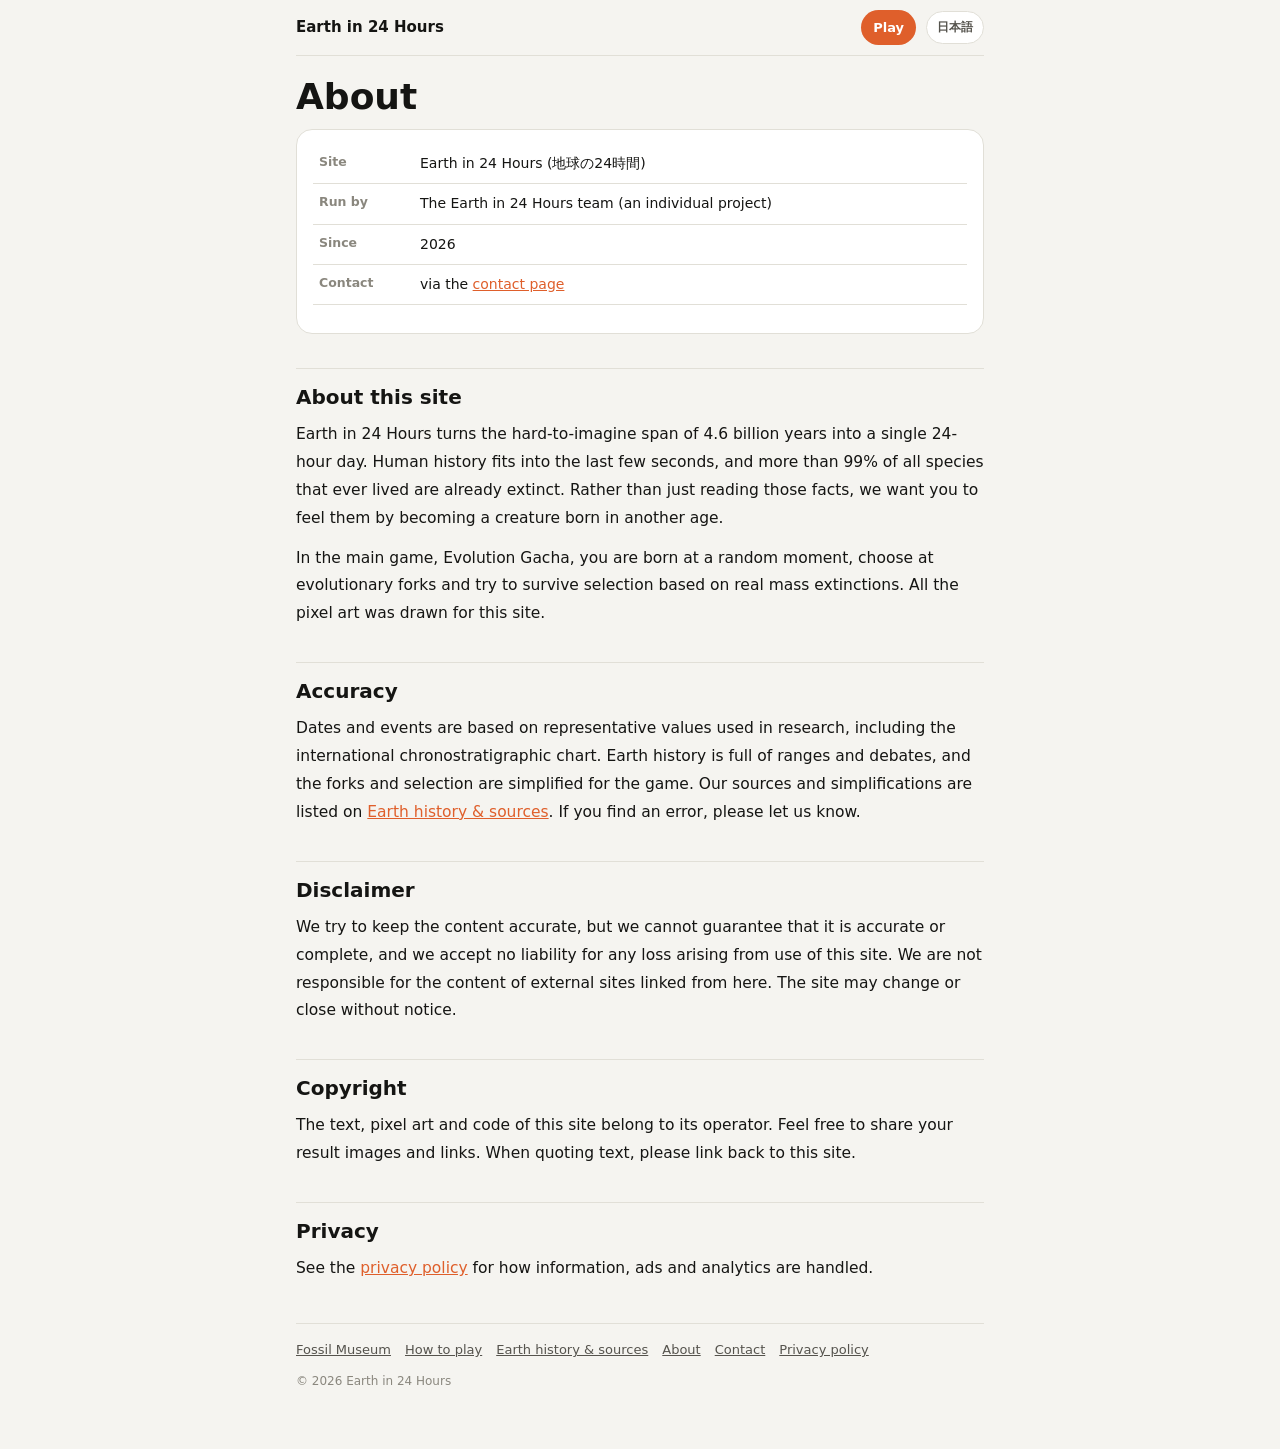
<file: about.html>
<!doctype html>
<html lang="ja" data-title-ja="運営者について | 地球の24時間" data-title-en="About | Earth in 24 Hours">
<head>
<meta charset="utf-8">
<script src="move.js?v=202610280903"></script>
<link rel="canonical" href="https://earth24h.com/about">
<meta name="viewport" content="width=device-width, initial-scale=1">
<title>運営者について | 地球の24時間</title>
<meta name="description" content="「地球の24時間」の運営者、サイトの目的、内容の正確さ、免責事項、著作権について。">
<link rel="stylesheet" href="site.css?v=202610280903">
</head>
<body>
<main class="page">

<div data-l="ja">
  <h1>運営者について</h1>

  <div class="card">
    <table>
      <tbody>
        <tr><th>サイト名</th><td>地球の24時間</td></tr>
        <tr><th>運営</th><td>地球の24時間 運営（個人で運営しています）</td></tr>
        <tr><th>開設</th><td>2026年</td></tr>
        <tr><th>お問い合わせ</th><td><a href="contact.html">お問い合わせページ</a>から</td></tr>
      </tbody>
    </table>
  </div>

  <h2>このサイトについて</h2>
  <p>「地球の24時間」は、46億年という想像しにくい時間の長さを、1日＝24時間の時計に置きかえて体感するためのウェブページです。人類の歴史が最後の数秒にすぎないこと、地球に現れた種の99%以上がすでに絶滅していること。そうした事実を、読むだけでなく、自分がその時代に生まれた生き物になって遊ぶことで感じてほしいと考えて作りました。</p>
  <p>メインの「進化ガチャ」では、ランダムな時代に生まれ、進化の分かれ道を選び、実際の大量絶滅をもとにした淘汰をくぐり抜けます。画面のドット絵は、すべてこのサイトのために描いたものです。</p>

  <h2>内容の正確さについて</h2>
  <p>年代や出来事は、国際年代層序表をはじめとする研究で使われる代表的な値をもとにしています。ただし、地球の歴史には研究によって幅や諸説があり、進化の分かれ道や淘汰の仕組みはゲームとして単純化しています。もとにした資料と、単純化しているところは<a href="learn.html">地球史と進化の解説・出典</a>にまとめています。誤りを見つけたときは、お問い合わせからお知らせいただけると助かります。</p>

  <h2>免責事項</h2>
  <p>当サイトの内容は、できるかぎり正確になるよう努めていますが、その正確性や完全性を保証するものではありません。当サイトの利用によって生じたいかなる損害についても、運営者は責任を負いかねます。また、当サイトからリンクしている外部のサイトの内容について、運営者は責任を負いません。</p>
  <p>当サイトの内容は、予告なく変更・終了することがあります。</p>

  <h2>著作権について</h2>
  <p>当サイトの文章、ドット絵、プログラムなどの著作権は、運営者に帰属します。結果の画像やリンクのシェアは、ご自由にどうぞ。文章を引用する場合は、引用元として当サイトへのリンクを示してください。</p>

  <h2>プライバシー</h2>
  <p>当サイトでの情報の取り扱い、広告やアクセス解析については、<a href="privacy.html">プライバシーポリシー</a>をご覧ください。</p>
</div>

<div data-l="en">
  <h1>About</h1>

  <div class="card">
    <table>
      <tbody>
        <tr><th>Site</th><td>Earth in 24 Hours (地球の24時間)</td></tr>
        <tr><th>Run by</th><td>The Earth in 24 Hours team (an individual project)</td></tr>
        <tr><th>Since</th><td>2026</td></tr>
        <tr><th>Contact</th><td>via the <a href="contact.html">contact page</a></td></tr>
      </tbody>
    </table>
  </div>

  <h2>About this site</h2>
  <p>Earth in 24 Hours turns the hard-to-imagine span of 4.6 billion years into a single 24-hour day. Human history fits into the last few seconds, and more than 99% of all species that ever lived are already extinct. Rather than just reading those facts, we want you to feel them by becoming a creature born in another age.</p>
  <p>In the main game, Evolution Gacha, you are born at a random moment, choose at evolutionary forks and try to survive selection based on real mass extinctions. All the pixel art was drawn for this site.</p>

  <h2>Accuracy</h2>
  <p>Dates and events are based on representative values used in research, including the international chronostratigraphic chart. Earth history is full of ranges and debates, and the forks and selection are simplified for the game. Our sources and simplifications are listed on <a href="learn.html">Earth history &amp; sources</a>. If you find an error, please let us know.</p>

  <h2>Disclaimer</h2>
  <p>We try to keep the content accurate, but we cannot guarantee that it is accurate or complete, and we accept no liability for any loss arising from use of this site. We are not responsible for the content of external sites linked from here. The site may change or close without notice.</p>

  <h2>Copyright</h2>
  <p>The text, pixel art and code of this site belong to its operator. Feel free to share your result images and links. When quoting text, please link back to this site.</p>

  <h2>Privacy</h2>
  <p>See the <a href="privacy.html">privacy policy</a> for how information, ads and analytics are handled.</p>
</div>

</main>
<script src="i18n.js?v=202610280903"></script>
<script src="site.js?v=202610280903"></script>
</body>
</html>
</file>
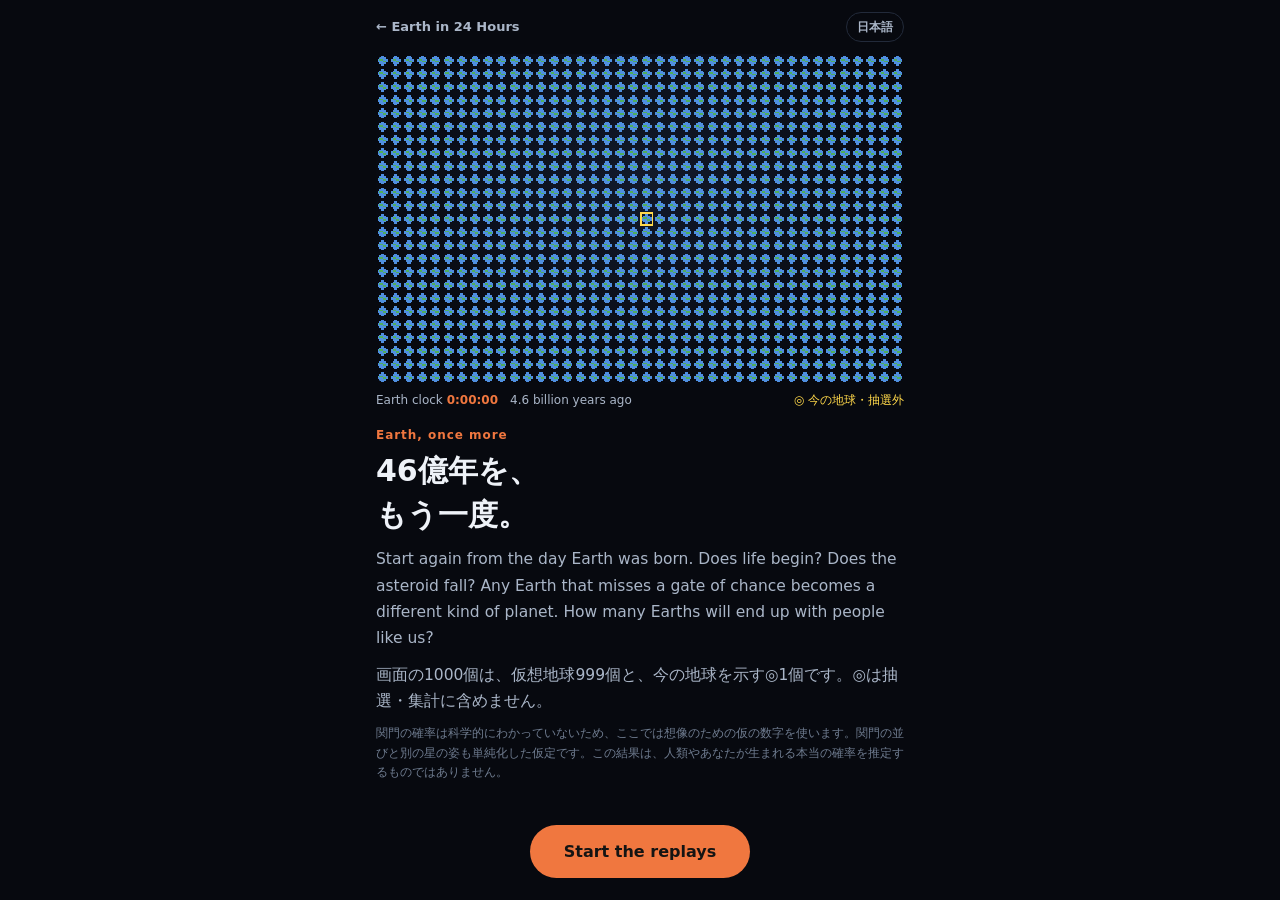
<file: again.html>
<!doctype html>
<html lang="ja" data-theme="dark">
<head>
<meta charset="utf-8">
<script src="move.js?v=202610280903"></script>
<link rel="canonical" href="https://earth24h.com/again">
<meta name="viewport" content="width=device-width, initial-scale=1">
<title>地球をもう一度 | 地球の24時間</title>
<meta name="description" content="46億年の地球を、1000回やり直したら。偶然の関門をくぐって、わたしたち人類が現れる地球はいくつあるだろう。そして、この地球の、あなたへ続く偶然の糸。">
<meta property="og:title" content="地球をもう一度">
<meta property="og:description" content="地球を1000回やり直しても、人類は現れなかった。それでも、わたしはここにいる。">
<meta property="og:type" content="website">
<meta property="og:url" content="https://earth24h.com/again">
<meta property="og:image" content="https://earth24h.com/og.png">
<meta name="twitter:card" content="summary_large_image">
<style>
  /* 地球をもう一度：暗い宇宙のような1枚の画面で、上に絵、下に言葉、いちばん下にボタン */
  :root {
    color-scheme: dark;
    --bg: #07090f; --surface: #10141e; --line: #222a3a; --text: #eef2f8; --text-2: #aab6c8; --muted: #6f7c90;
    --gold: #ffd84a; --accent: #f0773f;
  }
  * { box-sizing: border-box; }
  html, body { margin: 0; background: var(--bg); color: var(--text); }
  body { font-family: system-ui, -apple-system, "Hiragino Kaku Gothic ProN", "Noto Sans JP", "Segoe UI", sans-serif; line-height: 1.7; -webkit-font-smoothing: antialiased; }
  [hidden] { display: none !important; }
  .wrap { max-width: 560px; margin: 0 auto; min-height: 100svh; display: flex; flex-direction: column;
    padding: 0 max(16px, env(safe-area-inset-right, 0px)) max(16px, env(safe-area-inset-bottom, 0px)) max(16px, env(safe-area-inset-left, 0px)); }
  .top { display: flex; align-items: center; justify-content: space-between; padding: 12px 0 8px; font-size: 13px; }
  .top a { color: var(--text-2); text-decoration: none; font-weight: 800; }
  .top button { background: none; border: 1px solid var(--line); color: var(--text-2); border-radius: 999px; padding: 4px 10px; font: inherit; font-size: 12px; font-weight: 700; cursor: pointer; }

  .stage { position: relative; margin: 4px 0 10px; }
  canvas { display: block; width: 100%; height: auto; image-rendering: crisp-edges; image-rendering: pixelated; border-radius: 12px; }
  #a-grid { aspect-ratio: 8 / 5; background: radial-gradient(ellipse at 50% 40%, #121a2c 0%, #07090f 75%); }
  #a-scene { aspect-ratio: 3 / 1; }
  .clock { display: flex; justify-content: space-between; align-items: baseline; gap: 8px; font-size: 12px; white-space: nowrap; color: var(--text-2); font-variant-numeric: tabular-nums; margin-top: 6px; }
  .clock b { color: var(--accent); font-weight: 900; }
  .ours { font-size: 12px; color: var(--gold); }

  .text { flex: 1; }
  .kick { font-size: 12px; font-weight: 900; letter-spacing: .08em; color: var(--accent); margin: 4px 0 2px; }
  h1, .big { font-size: clamp(22px, 6.4vw, 30px); line-height: 1.45; margin: 4px 0 10px; font-weight: 900; white-space: pre-line; }
  .body { font-size: 15.5px; color: var(--text-2); margin: 0 0 10px; }
  .body b { color: var(--text); }
  .fade { animation: fade .6s ease both; }
  @keyframes fade { from { opacity: 0; transform: translateY(6px); } to { opacity: 1; transform: none; } }
  .count { font-size: 14px; color: var(--text-2); font-variant-numeric: tabular-nums; margin: 0 0 6px; }
  .count b { font-size: 22px; color: var(--text); }
  .count.humans b { color: var(--gold); }
  .legend { list-style: none; margin: 4px 0 8px; padding: 0; display: grid; gap: 3px; font-size: 13px; color: var(--text-2); font-variant-numeric: tabular-nums; }
  .legend li { display: grid; grid-template-columns: 12px 1fr auto; gap: 8px; align-items: center; }
  .legend i { width: 10px; height: 10px; border-radius: 3px; display: block; }
  .legend .n { color: var(--text); font-weight: 800; }
  .dots { display: flex; gap: 5px; justify-content: center; margin: 2px 0 8px; }
  .dots i { width: 7px; height: 7px; border-radius: 50%; background: var(--line); }
  .dots i.on { background: var(--gold); }
  .note { font-size: 11.5px; color: var(--muted); margin: 6px 0 0; }

  .actions { display: flex; flex-direction: column; align-items: center; gap: 8px; padding: 10px 0 6px; }
  .btn { display: inline-flex; justify-content: center; align-items: center; min-width: 220px; border: none; border-radius: 999px; padding: 13px 22px;
    font: inherit; font-size: 16px; font-weight: 900; background: var(--accent); color: #141413; cursor: pointer; text-decoration: none; }
  .btn.ghost { background: none; color: var(--text-2); border: 1px solid var(--line); font-size: 14px; padding: 9px 18px; min-width: 0; }
  .row { display: flex; flex-wrap: wrap; gap: 8px; justify-content: center; }
  .year { display: flex; gap: 8px; align-items: center; justify-content: center; margin: 4px 0 8px; font-size: 14px; color: var(--text-2); }
  .year input { width: 96px; font: inherit; font-size: 16px; padding: 6px 10px; border-radius: 10px; border: 1px solid var(--line); background: var(--surface); color: var(--text); }
  .year button { border: 1px solid var(--line); background: var(--surface); color: var(--text); border-radius: 10px; padding: 6px 12px; font: inherit; font-size: 14px; font-weight: 800; cursor: pointer; }
  .final { text-align: center; }
  .final .big { font-size: clamp(24px, 7vw, 34px); }
  @media (prefers-reduced-motion: reduce) { .fade { animation: none; } }
</style>
</head>
<body>
<div class="wrap">
  <div class="top"><a href="./" id="a-home"></a><button type="button" id="a-lang"></button></div>
  <div class="stage">
    <canvas id="a-grid" width="320" height="200" aria-hidden="true"></canvas>
    <canvas id="a-scene" hidden aria-hidden="true"></canvas>
    <div class="clock"><span id="a-clock"></span><span class="ours" id="a-ours"></span></div>
  </div>
  <div class="text" id="a-text" aria-live="polite"></div>
  <div class="actions" id="a-actions"></div>
</div>
<script src="i18n.js?v=202610280903"></script>
<script src="data.js?v=202610280903"></script>
<script src="scenes.js?v=202610280903"></script>
<script src="evo.js?v=202610280903"></script>
<script src="lang-en.js?v=202610280903"></script>
<script src="again.js?v=202610280903"></script>
</body>
</html>
</file>
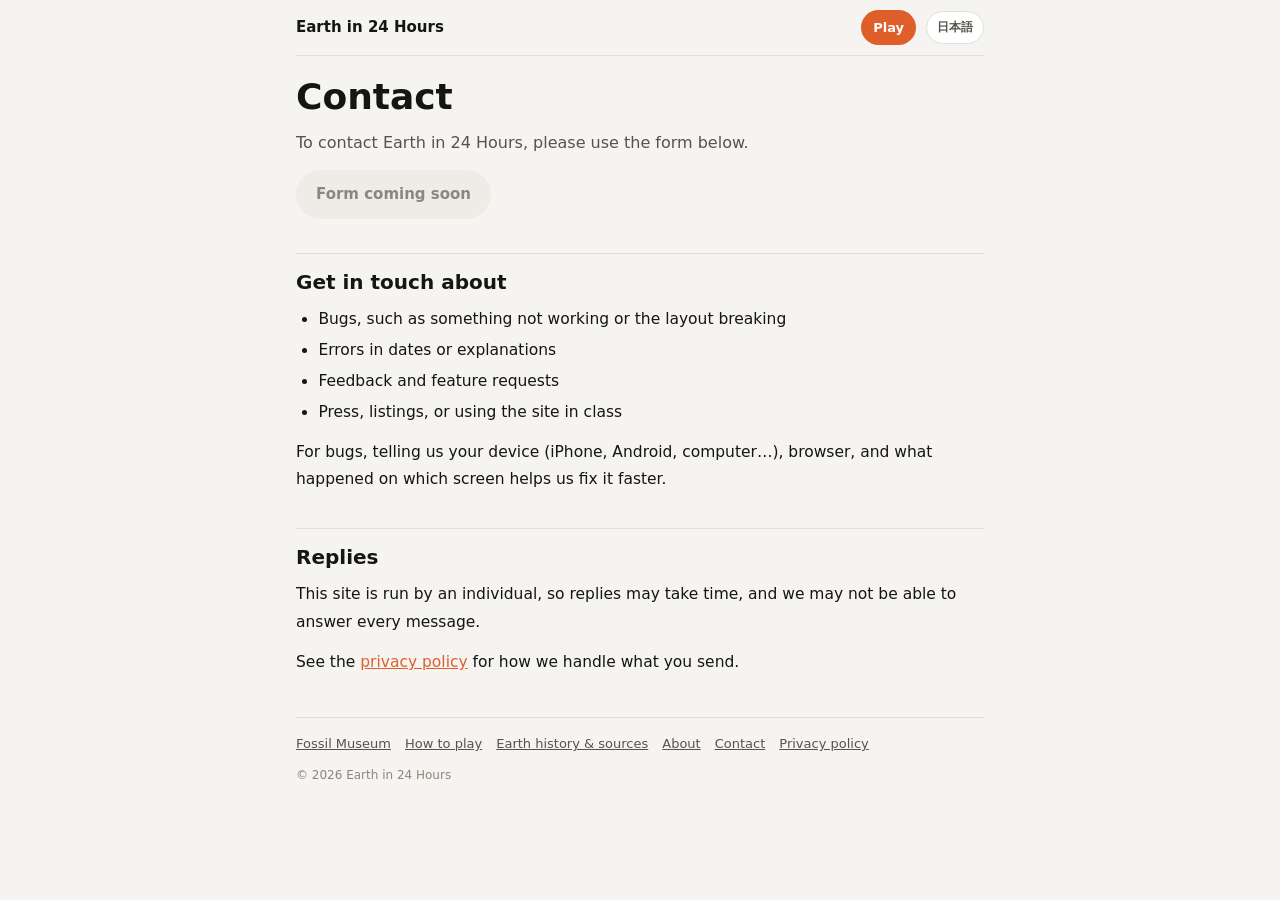
<file: contact.html>
<!doctype html>
<html lang="ja" data-title-ja="お問い合わせ | 地球の24時間" data-title-en="Contact | Earth in 24 Hours">
<head>
<meta charset="utf-8">
<script src="move.js?v=202610280903"></script>
<link rel="canonical" href="https://earth24h.com/contact">
<meta name="viewport" content="width=device-width, initial-scale=1">
<title>お問い合わせ | 地球の24時間</title>
<meta name="description" content="「地球の24時間」へのお問い合わせ。不具合の報告、内容の誤りのご指摘、ご意見・ご感想、取材などはこちらのフォームから。">
<link rel="stylesheet" href="site.css?v=202610280903">
</head>
<body>
<main class="page">

<div data-l="ja">
  <h1>お問い合わせ</h1>
  <p class="lead">「地球の24時間」へのお問い合わせは、下のフォームからお送りください。</p>
  <p><a class="btn" data-contact href="#">お問い合わせフォームを開く</a></p>

  <h2>こんなときにご連絡ください</h2>
  <ul>
    <li>うまく動かない、表示が崩れるなどの不具合</li>
    <li>年代や解説の誤りのご指摘</li>
    <li>ご意見・ご感想、こんな機能がほしいというご要望</li>
    <li>取材、掲載、授業での利用などのご相談</li>
  </ul>
  <p>不具合のときは、お使いの端末（iPhone・Android・パソコンなど）とブラウザ、どの画面で何が起きたかを書いていただけると、早く直せます。</p>

  <h2>お返事について</h2>
  <p>個人で運営しているため、お返事までにお時間をいただくことや、すべてのお問い合わせにはお返事できないことがあります。あらかじめご了承ください。</p>
  <p>お送りいただいた内容の取り扱いは、<a href="privacy.html">プライバシーポリシー</a>をご覧ください。</p>
</div>

<div data-l="en">
  <h1>Contact</h1>
  <p class="lead">To contact Earth in 24 Hours, please use the form below.</p>
  <p><a class="btn" data-contact href="#">Open the contact form</a></p>

  <h2>Get in touch about</h2>
  <ul>
    <li>Bugs, such as something not working or the layout breaking</li>
    <li>Errors in dates or explanations</li>
    <li>Feedback and feature requests</li>
    <li>Press, listings, or using the site in class</li>
  </ul>
  <p>For bugs, telling us your device (iPhone, Android, computer…), browser, and what happened on which screen helps us fix it faster.</p>

  <h2>Replies</h2>
  <p>This site is run by an individual, so replies may take time, and we may not be able to answer every message.</p>
  <p>See the <a href="privacy.html">privacy policy</a> for how we handle what you send.</p>
</div>

</main>
<script src="i18n.js?v=202610280903"></script>
<script src="site.js?v=202610280903"></script>
</body>
</html>
</file>
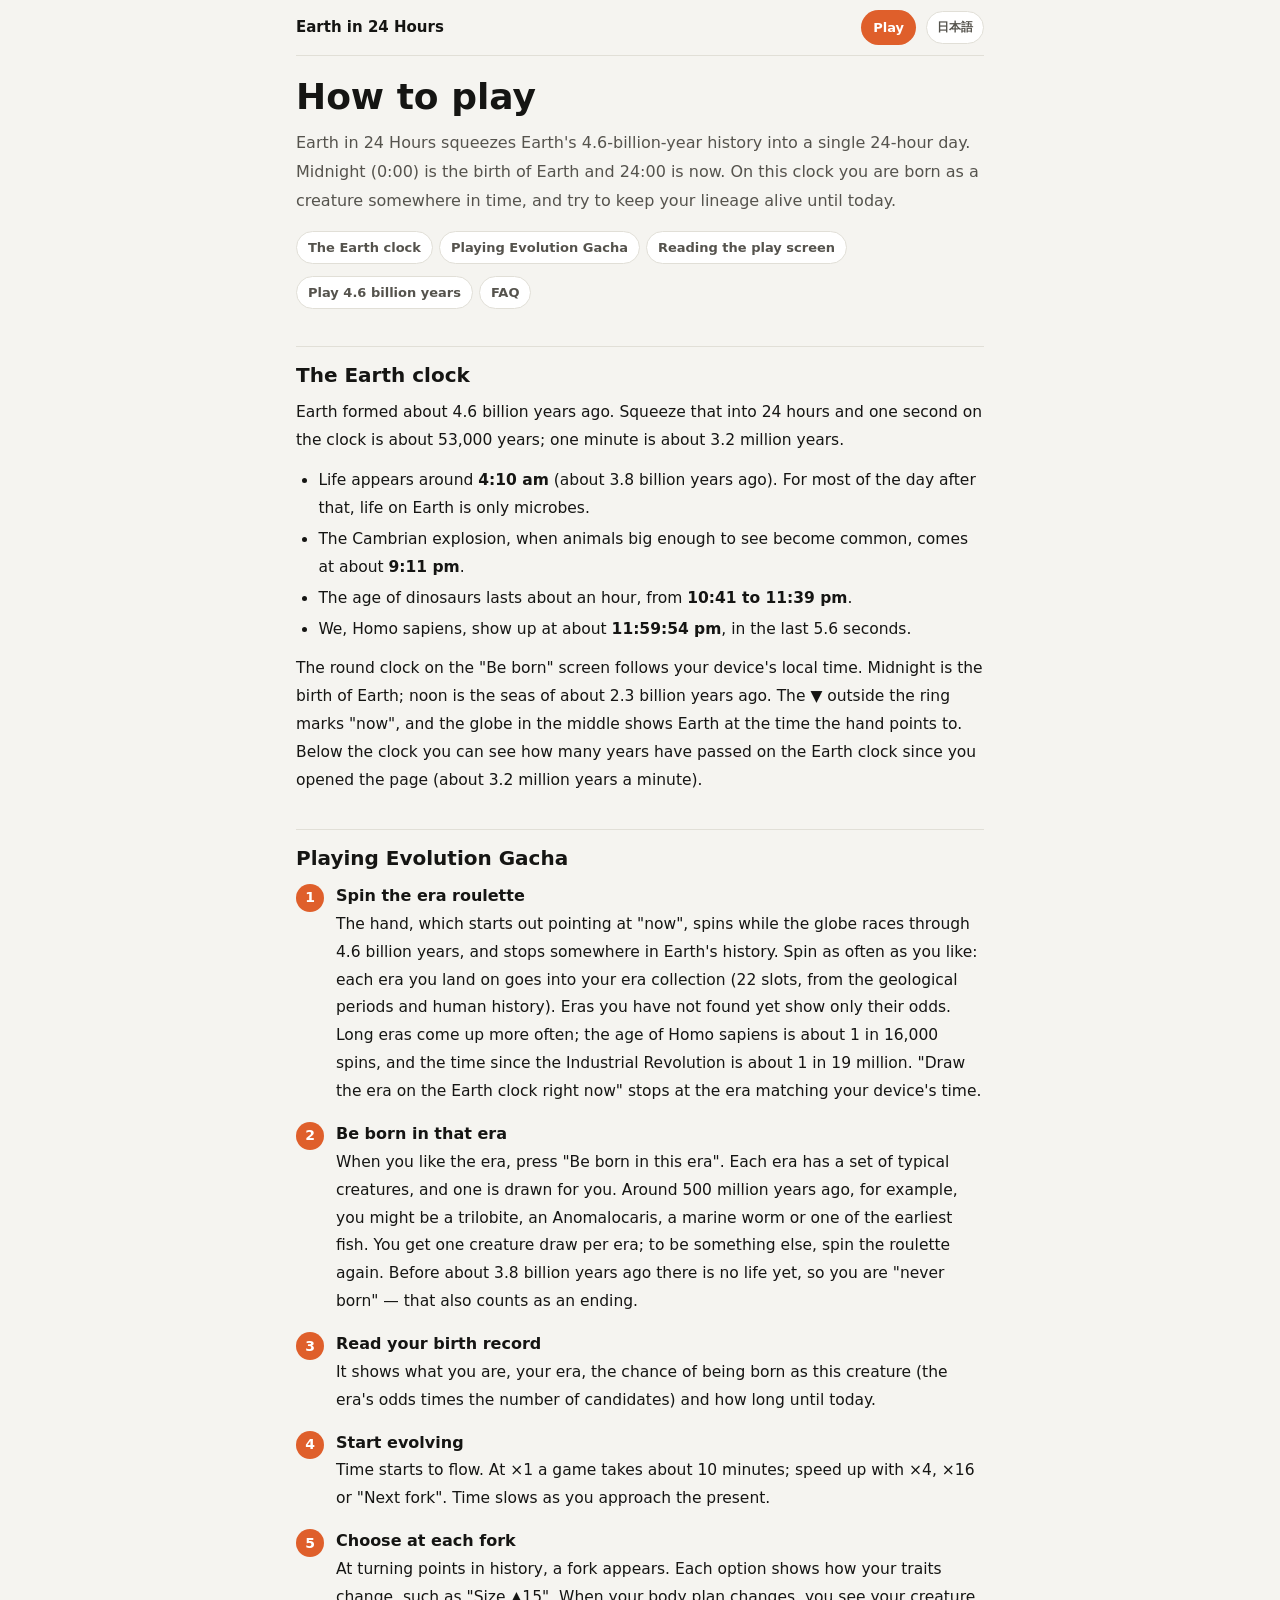
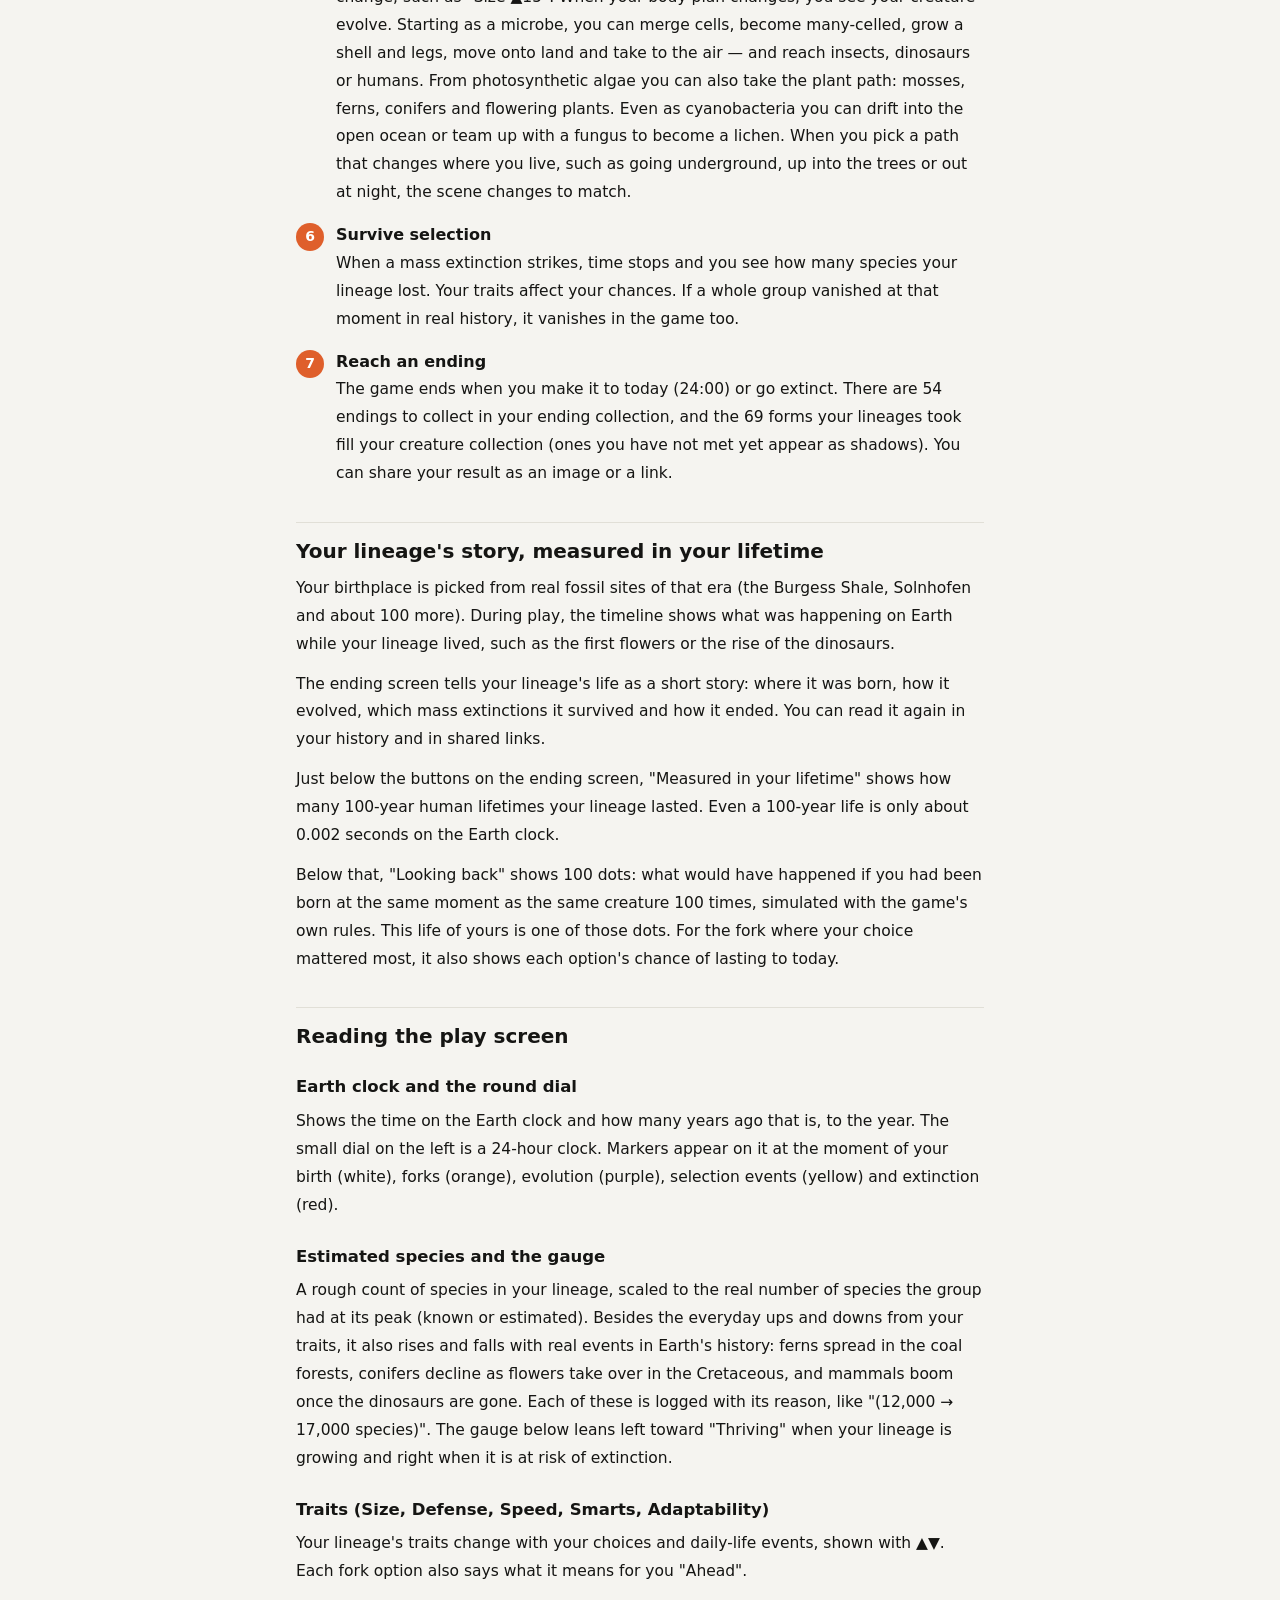
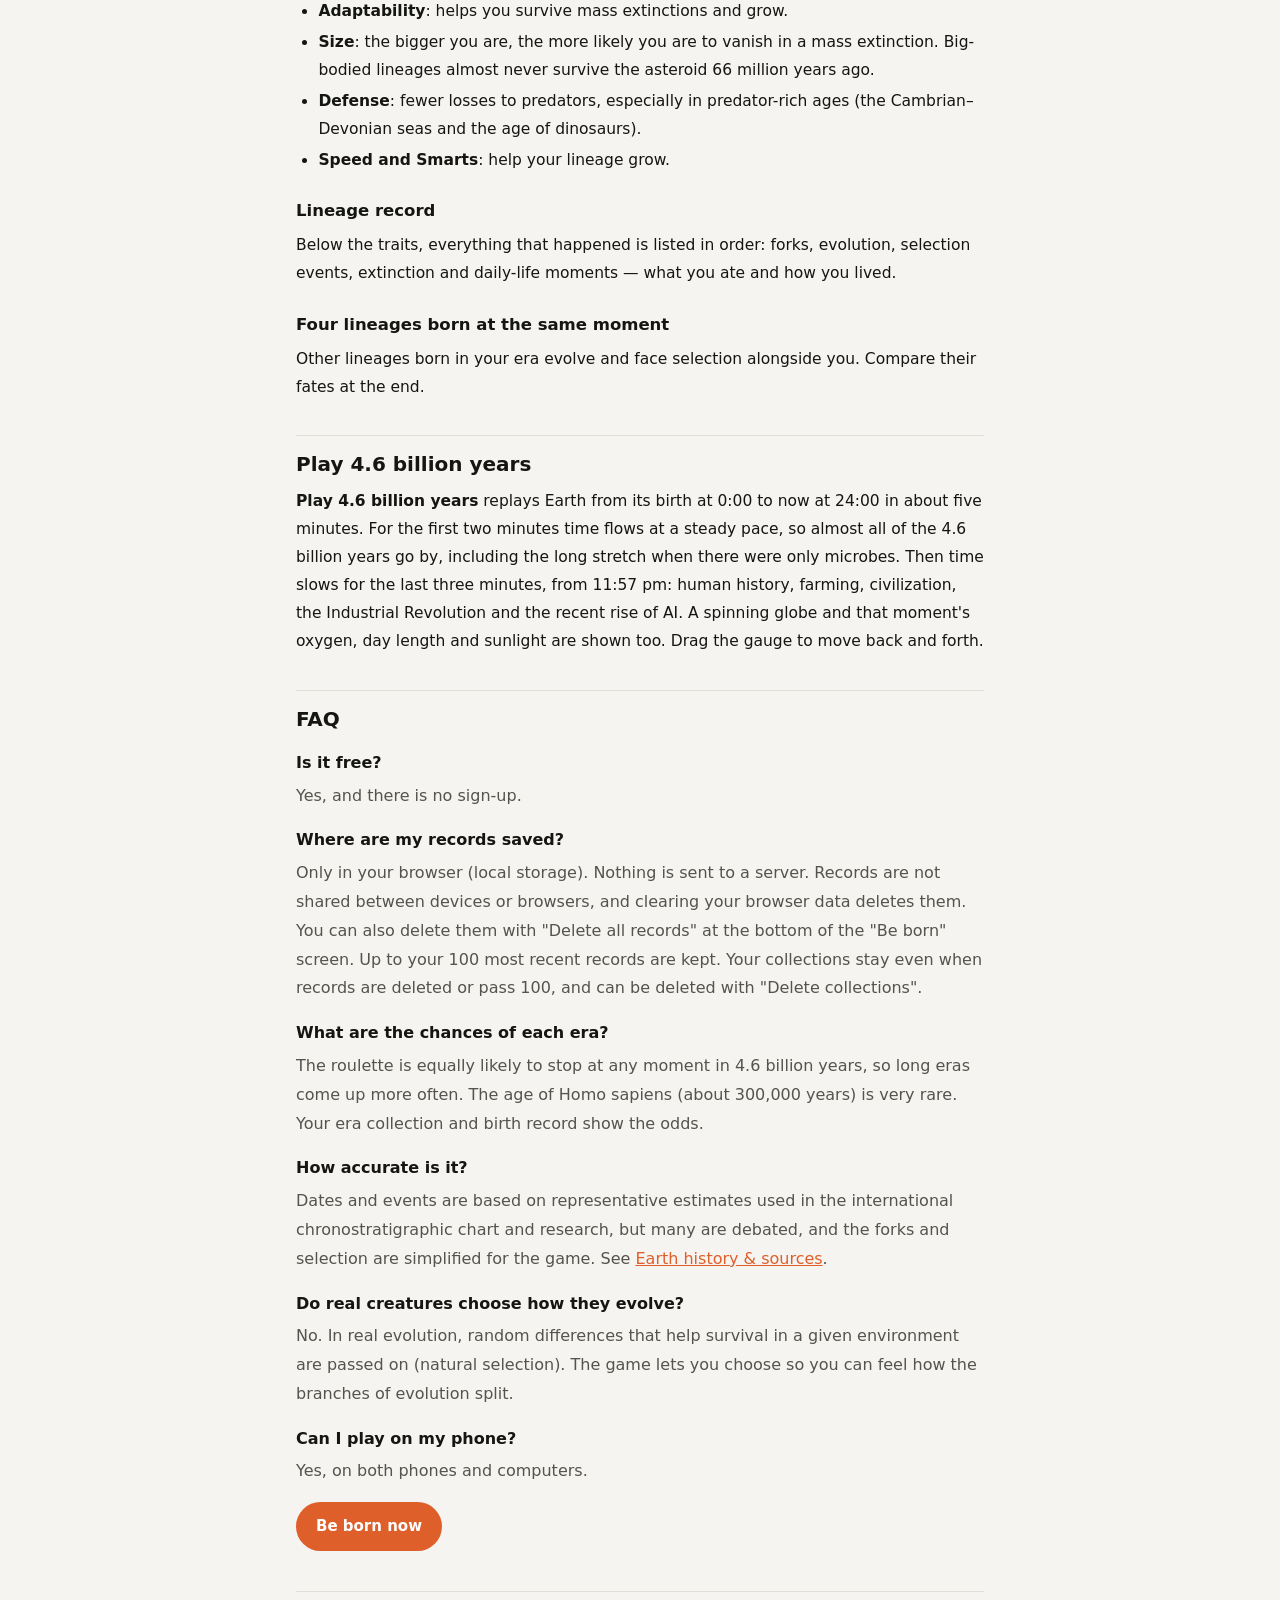
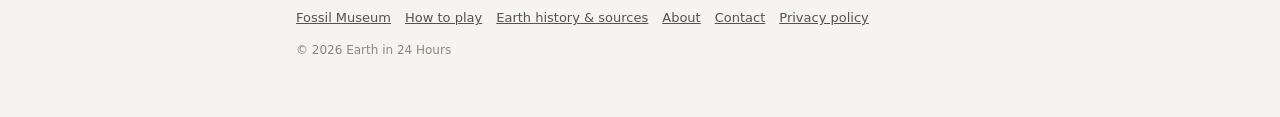
<file: guide.html>
<!doctype html>
<html lang="ja" data-title-ja="遊び方 | 地球の24時間" data-title-en="How to play | Earth in 24 Hours">
<head>
<meta charset="utf-8">
<script src="move.js?v=202610280903"></script>
<link rel="canonical" href="https://earth24h.com/guide">
<meta name="viewport" content="width=device-width, initial-scale=1">
<title>遊び方 | 地球の24時間</title>
<meta name="description" content="「地球の24時間」の遊び方。46億年の地球の歴史を24時間に縮め、ランダムな時代に生まれて進化を選び、大量絶滅をくぐり抜ける「進化ガチャ」の進め方と、画面の見方、よくある質問。">
<link rel="stylesheet" href="site.css?v=202610280903">
</head>
<body>
<main class="page">

<div data-l="ja">
  <h1>遊び方</h1>
  <p class="lead">「地球の24時間」は、46億年の地球の歴史を1日＝24時間に縮めて体感するウェブページです。0:00に地球が生まれ、24:00が「今」。この時計の上で、どこかの時代に生まれた生き物になって、今日まで系統をつなげられるかに挑みます。</p>
  <ul class="toc">
    <li><a href="#clock">地球時計とは</a></li>
    <li><a href="#gacha">進化ガチャの進め方</a></li>
    <li><a href="#screen">プレイ画面の見方</a></li>
    <li><a href="#other">46億年を流す</a></li>
    <li><a href="#faq">よくある質問</a></li>
  </ul>

  <h2 id="clock">地球時計とは</h2>
  <p>地球が生まれたのは約46億年前。その46億年を24時間にすると、時計の1秒はおよそ5万3千年、1分は約320万年にあたります。</p>
  <ul>
    <li>生命が生まれるのは <b>4:10ごろ</b>（約38億年前）。それから夕方までの長い時間、地球の生き物は微生物だけでした。</li>
    <li>目に見える大きさの動物が増える「カンブリア爆発」は <b>21:11ごろ</b>。</li>
    <li>恐竜の時代は <b>22:41〜23:39</b> の約1時間。</li>
    <li>わたしたちホモ・サピエンスが現れるのは <b>23:59:54ごろ</b>、最後の約5.6秒です。</li>
  </ul>
  <p>「生まれる」画面の円の時計は、あなたの端末の時刻に合わせて進みます。日本時間の0:00なら地球の誕生、正午なら約23億年前の海にあたります。輪の外の▼が「いま」の印で、中央の地球は針の指す時代のすがたです。時計の下には、このページを開いてから地球時計で何年が流れたかが出ます（1分で約320万年）。</p>

  <h2 id="gacha">進化ガチャの進め方</h2>
  <ol class="steps">
    <li><b>時代のルーレットを回す</b>はじめは「いま」を指している針が回りだし、中央の地球が46億年を早回しで移り変わって、どこかの時代で止まります。ルーレットは何度でも回せて、出た時代は「時代の図鑑」（地質年代と人類の歴史で22マス）に集まります。まだ出ていない時代は、出る確率だけが見えます。長い時代ほど出やすく、ホモ・サピエンスの時代は約1.6万回に1回、産業革命以後は約1,900万回に1回です。「いまの地球時計の時代を引く」を押すと、端末の時刻の時代で止まります。</li>
    <li><b>その時代に生まれる</b>気に入った時代が出たら「この時代に生まれる」を押します。時代ごとに、その頃の代表的な生き物の候補があり、その中から1つがガチャで選ばれます。たとえば約5億年前なら、三葉虫・アノマロカリス・ゴカイの仲間・最古級の魚のどれか。生き物のガチャは1つの時代で1回だけで、別の生き物になりたいときはルーレットから回し直します。約38億年前より前の時代では、生命がまだいないため「生まれることができませんでした」となり、それも結末のひとつとして記録されます。</li>
    <li><b>誕生の記録を見る</b>どんな生き物か、どの時代か、その生き物として生まれる確率（時代が出る確率×生き物の候補の数）、今日までの残り時間がわかります。</li>
    <li><b>進化を始める</b>時間が流れはじめ、地球時計が進みます。×1でおよそ10分。×4・×16や「次の分かれ道へ」で速められます。今に近づくほど、時間はゆっくり流れます。</li>
    <li><b>分かれ道で進化を選ぶ</b>時代の節目に、進化の分かれ道が現れます。選択肢には「大きさ▲15」のように、特徴がどう変わるかが表示されます。体のつくりが変わる選択をすると、姿が変わる「進化」の演出が入ります。微生物から始めて、細胞の合体、多細胞、殻とあし、上陸、空へ……と、道しだいで昆虫や恐竜、人類にもたどり着けます。光合成をする藻類からは、コケ・シダ・針葉樹・花を咲かせる植物へと、植物の道も進めます。シアノバクテリアのままでも、外洋へ漂う、菌と手を組んで地衣類になる、といった道があります。「土の中へ」「木の上で」「夜に動く」のように居場所の変わる道を選ぶと、場面の絵もその場所に変わります。</li>
    <li><b>淘汰をくぐり抜ける</b>大量絶滅などの大きな出来事が起きると、時間が止まり、あなたの系統の種の数がどれだけ減ったかが表示されます。特徴によって生き残りやすさが変わります。実際の歴史でその仲間がすべて姿を消した出来事では、ゲームでも生き残れません。</li>
    <li><b>結末を迎える</b>今日（24:00）まで生き残るか、途中で絶滅すると結末です。結末は全部で54種類あり、「結末の図鑑」に集まっていきます。進化の途中でなった姿（全69種類）は「生き物の図鑑」に集まり、まだ出会っていない生き物は影で見えます。結果は画像やリンクでシェアできます。</li>
  </ol>

  <h2 id="story">系統の物語と、あなたの一生のものさし</h2>
  <p>生まれた場所は、その時代の仲間の化石が見つかっている産地（バージェス頁岩、ゾルンホーフェンなど約100か所）から選ばれます。プレイ中のタイムラインには、系統が生きている間に地球で起きた出来事（最初の花、恐竜の登場など）が流れます。</p>
  <p>結末の画面には、あなたの系統がどこで生まれ、どう進化し、どの大量絶滅をくぐり抜け、どう終わったかが、一段落の物語として残ります。物語は履歴やシェアしたリンクでも読めます。</p>
  <p>結末の画面のボタンのすぐ下には「あなたの一生のものさし」があり、系統が続いた長さが人の一生（100年）の何回分にあたるかがわかります。100年の一生も、地球時計ではわずか約0.002秒です。</p>
  <p>その下の「振り返り」では、同じ瞬間に同じ生き物として100回生まれていたら、今日まで続くのはいくつだったかを、ゲームと同じしくみで試した100の点で見られます。今回のあなたは、そのうちの1つです。あなたの選んだ分かれ道のうち、選び方で結果がいちばん変わったものについて、選択肢ごとに今日まで続く確率も出ます。</p>

  <h2 id="screen">プレイ画面の見方</h2>
  <h3>地球時計と円の時計</h3>
  <p>今が地球時計の何時何分か、何年前かを1年単位で表示します。左の小さな円は24時間の時計で、針の位置で1日のどのあたりにいるかがわかります。円の上には、生まれた時刻（白）、分かれ道（オレンジ）、進化（紫）、淘汰（黄）、絶滅（赤）の印が、起きた時刻の位置に付いていきます。</p>
  <h3>種の数（推定）とゲージ</h3>
  <p>あなたの系統に属する種の数の目安です。その仲間がいちばん栄えたときの実際の種数（今わかっている数や推定）をもとに、ゲームの中の勢いに合わせて表示しています。数は特徴によるふだんの増減に加えて、実際の歴史の出来事でも上下します。たとえば石炭紀の大森林ではシダが増え、白亜紀に花が広がると針葉樹が減り、恐竜が消えたあとは哺乳類が一気に増えます。こうした出来事は系統の記録に「（1.2万種 → 1.7万種）」のように理由つきで残ります。下のゲージは、左の「繁栄」に寄るほど種が増えている状態、右に寄るほど絶滅の危険が高い状態です。</p>
  <h3>特徴（大きさ・守り・動き・知恵・適応力）</h3>
  <p>系統の特徴です。分かれ道の選択や暮らしの出来事で変わり、変わったときは ▲▼ で表示されます。分かれ道の選択肢には、その先にどう効くかが「この先：」として一言そえてあります。</p>
  <ul>
    <li><b>適応力</b>：大量絶滅をくぐり抜けやすくなり、数も増えやすくなる。</li>
    <li><b>大きさ</b>：大きいほど大量絶滅で消えやすい。6600万年前の隕石では、大きな体の系統はほとんど生き残れない。</li>
    <li><b>守り</b>：食べられて減りにくくなる。捕食者の多い時代（カンブリア紀〜デボン紀の海、恐竜の時代）には特に効く。</li>
    <li><b>動き・知恵</b>：数が増えやすくなる。</li>
  </ul>
  <h3>系統の記録</h3>
  <p>特徴の下には、生まれてから今までに起きたことが時間順に並びます。分かれ道、進化、淘汰、絶滅に加えて、何を食べ、どう暮らしていたかという「暮らしの出来事」も記録されます。</p>
  <h3>同じ瞬間に生まれた4つの系統</h3>
  <p>あなたと同じ時代に生まれたほかの系統も、同じ時間の中で進化し、淘汰を受けます。結末の画面で、それぞれがどうなったかを比べられます。</p>

  <h2 id="other">46億年を流す</h2>
  <p><b>46億年を流す</b>は、地球が生まれた0:00から24:00の今までを、約5分で再生します。はじめの約2分は同じ速さで流れ、微生物だけの長い時間も含めて、46億年のほとんどが過ぎていきます。最後の3分間（23:57〜）は時間をゆるめて、人類の歴史、農耕、文明、産業革命、そしてAIが台頭したこの十数年までを見ていきます。回る地球と、そのときの酸素・1日の長さ・太陽の明るさも表示されます。ゲージをドラッグして進めたり戻したりできます。</p>

  <h2 id="faq">よくある質問</h2>
  <dl class="faq">
    <dt>料金はかかりますか？</dt>
    <dd>無料で遊べます。会員登録もありません。</dd>
    <dt>記録はどこに保存されますか？</dt>
    <dd>遊んだ記録と図鑑は、お使いのブラウザの中（ローカルストレージ）にだけ保存され、サーバーには送られません。別の端末やブラウザとは共有されず、ブラウザのデータを消すと記録も消えます。「生まれる」画面の下にある「記録をすべて消す」で消すこともできます。記録は新しい100件まで残ります。図鑑は記録を消しても、100件を超えても残り、「図鑑をすべて消す」で消せます。</dd>
    <dt>どの時代に生まれるかの確率は？</dt>
    <dd>ルーレットは、46億年のどの瞬間にも同じ確率で止まります。そのため、長く続いた時代ほど出やすく、たとえばホモ・サピエンスの時代（約30万年）が出る確率はとても低くなります。時代の図鑑と誕生の記録に、それぞれの確率が表示されます。</dd>
    <dt>内容はどれくらい正確ですか？</dt>
    <dd>年代や出来事は、国際年代層序表や研究で使われる代表的な推定値をもとにしています。ただし幅や諸説があり、進化の分かれ道や淘汰の仕組みはゲームとしての単純化です。くわしくは<a href="learn.html">地球史と進化の解説・出典</a>をご覧ください。</dd>
    <dt>本当の進化も、生き物が自分で選ぶのですか？</dt>
    <dd>いいえ。実際の進化は、生き物が自分で選ぶのではなく、たまたま生まれた違いのうち、その環境で生き残りやすいものが受け継がれていく（自然選択）ことで起こります。このゲームでは、進化の枝分かれを体感しやすいように、あえて「選ぶ」形にしています。</dd>
    <dt>スマートフォンでも遊べますか？</dt>
    <dd>はい。スマートフォンとパソコンのどちらでも遊べます。</dd>
    <dt>英語でも遊べますか？</dt>
    <dd>はい。画面上部の「English」で英語に切り替えられます。時計は端末の現地時間で動きます。</dd>
  </dl>
  <p><a class="btn" href="./">さっそく生まれてみる</a></p>
</div>

<div data-l="en">
  <h1>How to play</h1>
  <p class="lead">Earth in 24 Hours squeezes Earth's 4.6-billion-year history into a single 24-hour day. Midnight (0:00) is the birth of Earth and 24:00 is now. On this clock you are born as a creature somewhere in time, and try to keep your lineage alive until today.</p>
  <ul class="toc">
    <li><a href="#clock-en">The Earth clock</a></li>
    <li><a href="#gacha-en">Playing Evolution Gacha</a></li>
    <li><a href="#screen-en">Reading the play screen</a></li>
    <li><a href="#other-en">Play 4.6 billion years</a></li>
    <li><a href="#faq-en">FAQ</a></li>
  </ul>

  <h2 id="clock-en">The Earth clock</h2>
  <p>Earth formed about 4.6 billion years ago. Squeeze that into 24 hours and one second on the clock is about 53,000 years; one minute is about 3.2 million years.</p>
  <ul>
    <li>Life appears around <b>4:10 am</b> (about 3.8 billion years ago). For most of the day after that, life on Earth is only microbes.</li>
    <li>The Cambrian explosion, when animals big enough to see become common, comes at about <b>9:11 pm</b>.</li>
    <li>The age of dinosaurs lasts about an hour, from <b>10:41 to 11:39 pm</b>.</li>
    <li>We, Homo sapiens, show up at about <b>11:59:54 pm</b>, in the last 5.6 seconds.</li>
  </ul>
  <p>The round clock on the "Be born" screen follows your device's local time. Midnight is the birth of Earth; noon is the seas of about 2.3 billion years ago. The ▼ outside the ring marks "now", and the globe in the middle shows Earth at the time the hand points to. Below the clock you can see how many years have passed on the Earth clock since you opened the page (about 3.2 million years a minute).</p>

  <h2 id="gacha-en">Playing Evolution Gacha</h2>
  <ol class="steps">
    <li><b>Spin the era roulette</b>The hand, which starts out pointing at "now", spins while the globe races through 4.6 billion years, and stops somewhere in Earth's history. Spin as often as you like: each era you land on goes into your era collection (22 slots, from the geological periods and human history). Eras you have not found yet show only their odds. Long eras come up more often; the age of Homo sapiens is about 1 in 16,000 spins, and the time since the Industrial Revolution is about 1 in 19 million. "Draw the era on the Earth clock right now" stops at the era matching your device's time.</li>
    <li><b>Be born in that era</b>When you like the era, press "Be born in this era". Each era has a set of typical creatures, and one is drawn for you. Around 500 million years ago, for example, you might be a trilobite, an Anomalocaris, a marine worm or one of the earliest fish. You get one creature draw per era; to be something else, spin the roulette again. Before about 3.8 billion years ago there is no life yet, so you are "never born" — that also counts as an ending.</li>
    <li><b>Read your birth record</b>It shows what you are, your era, the chance of being born as this creature (the era's odds times the number of candidates) and how long until today.</li>
    <li><b>Start evolving</b>Time starts to flow. At ×1 a game takes about 10 minutes; speed up with ×4, ×16 or "Next fork". Time slows as you approach the present.</li>
    <li><b>Choose at each fork</b>At turning points in history, a fork appears. Each option shows how your traits change, such as "Size ▲15". When your body plan changes, you see your creature evolve. Starting as a microbe, you can merge cells, become many-celled, grow a shell and legs, move onto land and take to the air — and reach insects, dinosaurs or humans. From photosynthetic algae you can also take the plant path: mosses, ferns, conifers and flowering plants. Even as cyanobacteria you can drift into the open ocean or team up with a fungus to become a lichen. When you pick a path that changes where you live, such as going underground, up into the trees or out at night, the scene changes to match.</li>
    <li><b>Survive selection</b>When a mass extinction strikes, time stops and you see how many species your lineage lost. Your traits affect your chances. If a whole group vanished at that moment in real history, it vanishes in the game too.</li>
    <li><b>Reach an ending</b>The game ends when you make it to today (24:00) or go extinct. There are 54 endings to collect in your ending collection, and the 69 forms your lineages took fill your creature collection (ones you have not met yet appear as shadows). You can share your result as an image or a link.</li>
  </ol>

  <h2 id="story-en">Your lineage's story, measured in your lifetime</h2>
  <p>Your birthplace is picked from real fossil sites of that era (the Burgess Shale, Solnhofen and about 100 more). During play, the timeline shows what was happening on Earth while your lineage lived, such as the first flowers or the rise of the dinosaurs.</p>
  <p>The ending screen tells your lineage's life as a short story: where it was born, how it evolved, which mass extinctions it survived and how it ended. You can read it again in your history and in shared links.</p>
  <p>Just below the buttons on the ending screen, "Measured in your lifetime" shows how many 100-year human lifetimes your lineage lasted. Even a 100-year life is only about 0.002 seconds on the Earth clock.</p>
  <p>Below that, "Looking back" shows 100 dots: what would have happened if you had been born at the same moment as the same creature 100 times, simulated with the game's own rules. This life of yours is one of those dots. For the fork where your choice mattered most, it also shows each option's chance of lasting to today.</p>

  <h2 id="screen-en">Reading the play screen</h2>
  <h3>Earth clock and the round dial</h3>
  <p>Shows the time on the Earth clock and how many years ago that is, to the year. The small dial on the left is a 24-hour clock. Markers appear on it at the moment of your birth (white), forks (orange), evolution (purple), selection events (yellow) and extinction (red).</p>
  <h3>Estimated species and the gauge</h3>
  <p>A rough count of species in your lineage, scaled to the real number of species the group had at its peak (known or estimated). Besides the everyday ups and downs from your traits, it also rises and falls with real events in Earth's history: ferns spread in the coal forests, conifers decline as flowers take over in the Cretaceous, and mammals boom once the dinosaurs are gone. Each of these is logged with its reason, like "(12,000 → 17,000 species)". The gauge below leans left toward "Thriving" when your lineage is growing and right when it is at risk of extinction.</p>
  <h3>Traits (Size, Defense, Speed, Smarts, Adaptability)</h3>
  <p>Your lineage's traits change with your choices and daily-life events, shown with ▲▼. Each fork option also says what it means for you "Ahead".</p>
  <ul>
    <li><b>Adaptability</b>: helps you survive mass extinctions and grow.</li>
    <li><b>Size</b>: the bigger you are, the more likely you are to vanish in a mass extinction. Big-bodied lineages almost never survive the asteroid 66 million years ago.</li>
    <li><b>Defense</b>: fewer losses to predators, especially in predator-rich ages (the Cambrian–Devonian seas and the age of dinosaurs).</li>
    <li><b>Speed and Smarts</b>: help your lineage grow.</li>
  </ul>
  <h3>Lineage record</h3>
  <p>Below the traits, everything that happened is listed in order: forks, evolution, selection events, extinction and daily-life moments — what you ate and how you lived.</p>
  <h3>Four lineages born at the same moment</h3>
  <p>Other lineages born in your era evolve and face selection alongside you. Compare their fates at the end.</p>

  <h2 id="other-en">Play 4.6 billion years</h2>
  <p><b>Play 4.6 billion years</b> replays Earth from its birth at 0:00 to now at 24:00 in about five minutes. For the first two minutes time flows at a steady pace, so almost all of the 4.6 billion years go by, including the long stretch when there were only microbes. Then time slows for the last three minutes, from 11:57 pm: human history, farming, civilization, the Industrial Revolution and the recent rise of AI. A spinning globe and that moment's oxygen, day length and sunlight are shown too. Drag the gauge to move back and forth.</p>

  <h2 id="faq-en">FAQ</h2>
  <dl class="faq">
    <dt>Is it free?</dt>
    <dd>Yes, and there is no sign-up.</dd>
    <dt>Where are my records saved?</dt>
    <dd>Only in your browser (local storage). Nothing is sent to a server. Records are not shared between devices or browsers, and clearing your browser data deletes them. You can also delete them with "Delete all records" at the bottom of the "Be born" screen. Up to your 100 most recent records are kept. Your collections stay even when records are deleted or pass 100, and can be deleted with "Delete collections".</dd>
    <dt>What are the chances of each era?</dt>
    <dd>The roulette is equally likely to stop at any moment in 4.6 billion years, so long eras come up more often. The age of Homo sapiens (about 300,000 years) is very rare. Your era collection and birth record show the odds.</dd>
    <dt>How accurate is it?</dt>
    <dd>Dates and events are based on representative estimates used in the international chronostratigraphic chart and research, but many are debated, and the forks and selection are simplified for the game. See <a href="learn.html">Earth history &amp; sources</a>.</dd>
    <dt>Do real creatures choose how they evolve?</dt>
    <dd>No. In real evolution, random differences that help survival in a given environment are passed on (natural selection). The game lets you choose so you can feel how the branches of evolution split.</dd>
    <dt>Can I play on my phone?</dt>
    <dd>Yes, on both phones and computers.</dd>
  </dl>
  <p><a class="btn" href="./">Be born now</a></p>
</div>

</main>
<script src="i18n.js?v=202610280903"></script>
<script src="site.js?v=202610280903"></script>
</body>
</html>
</file>
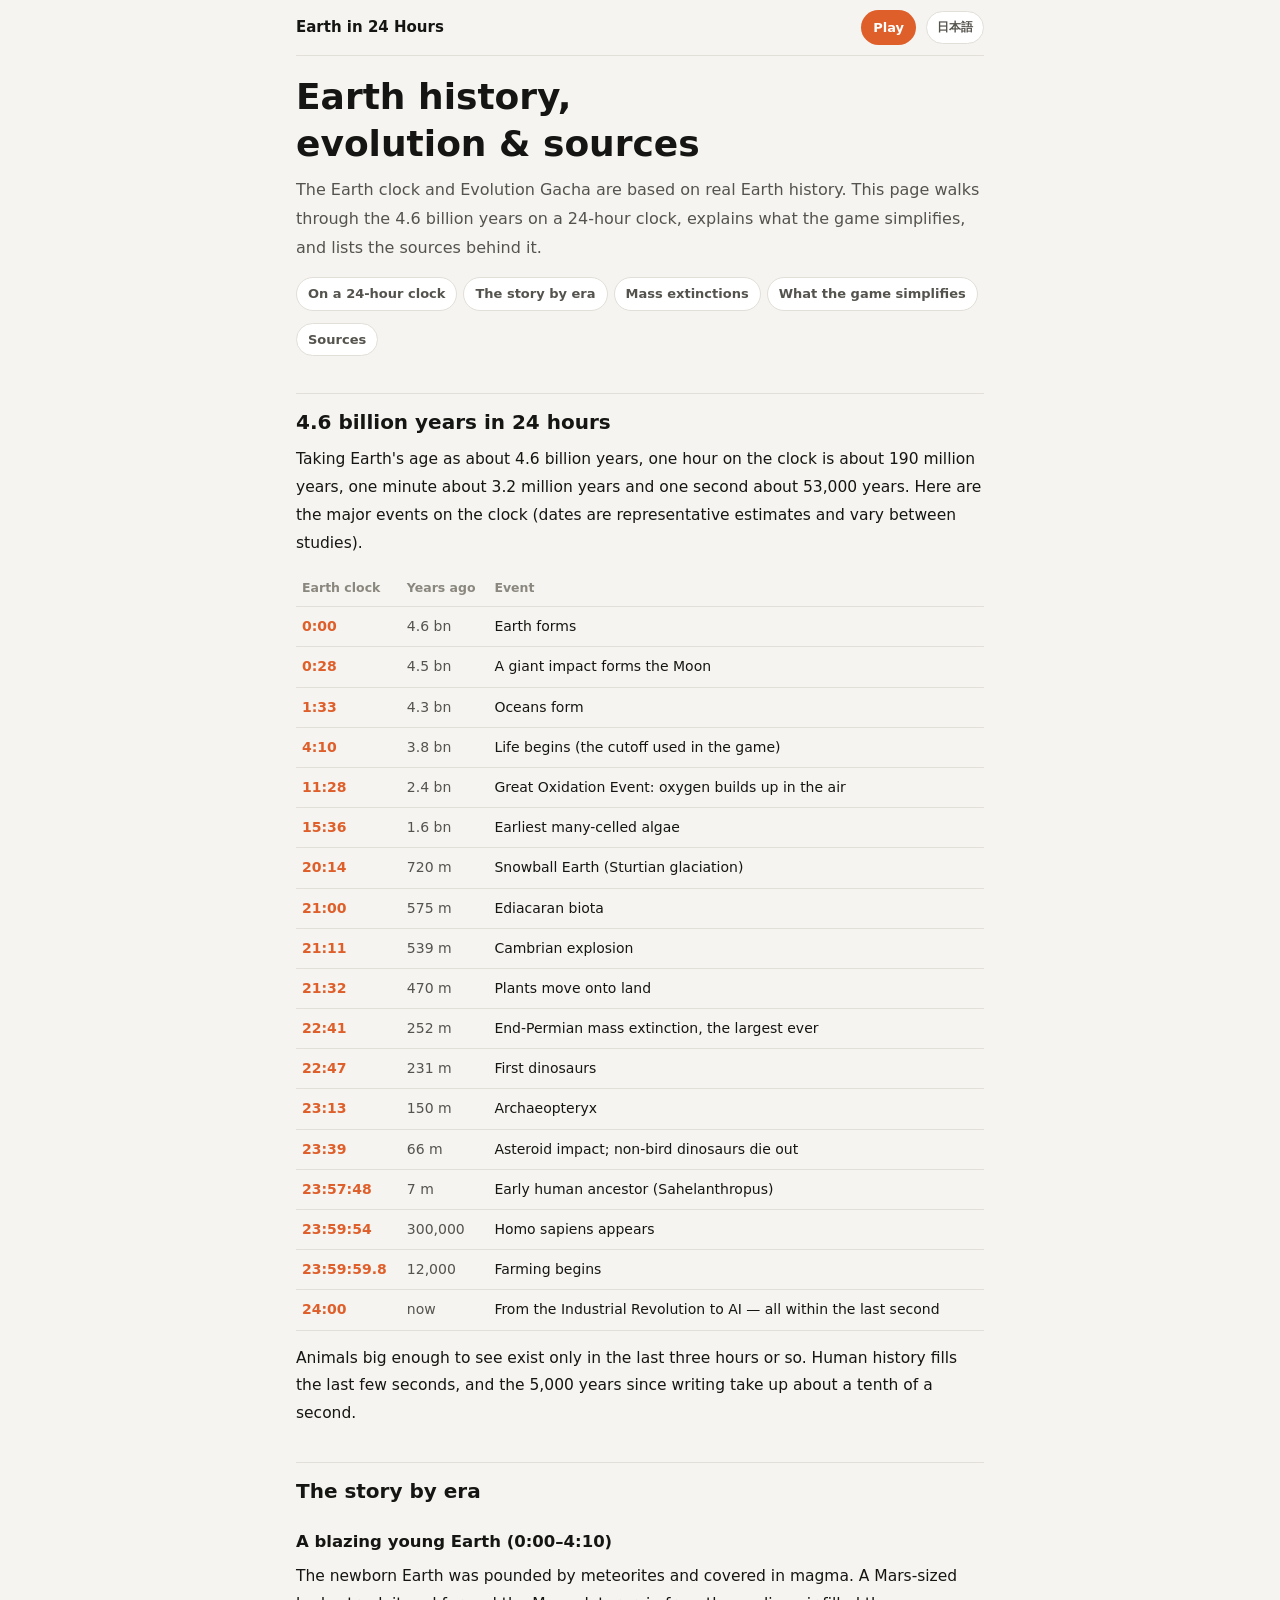
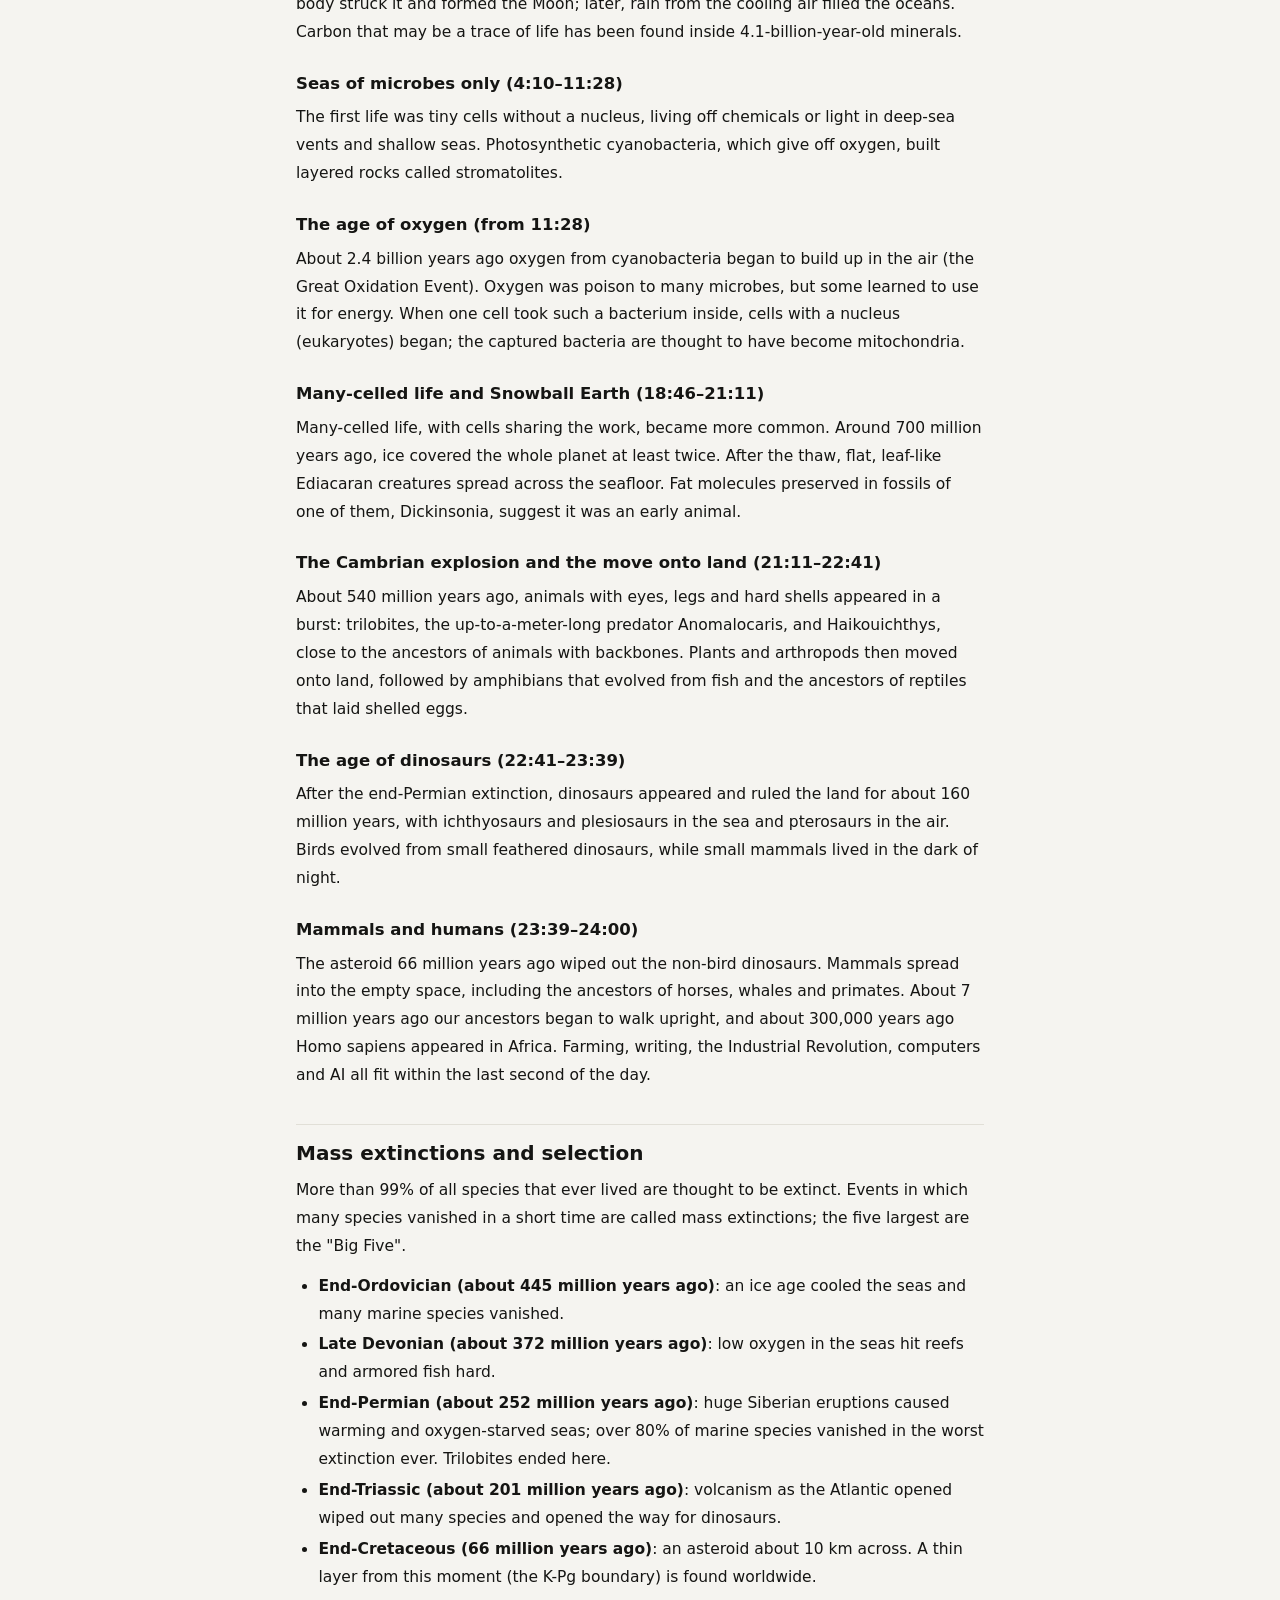
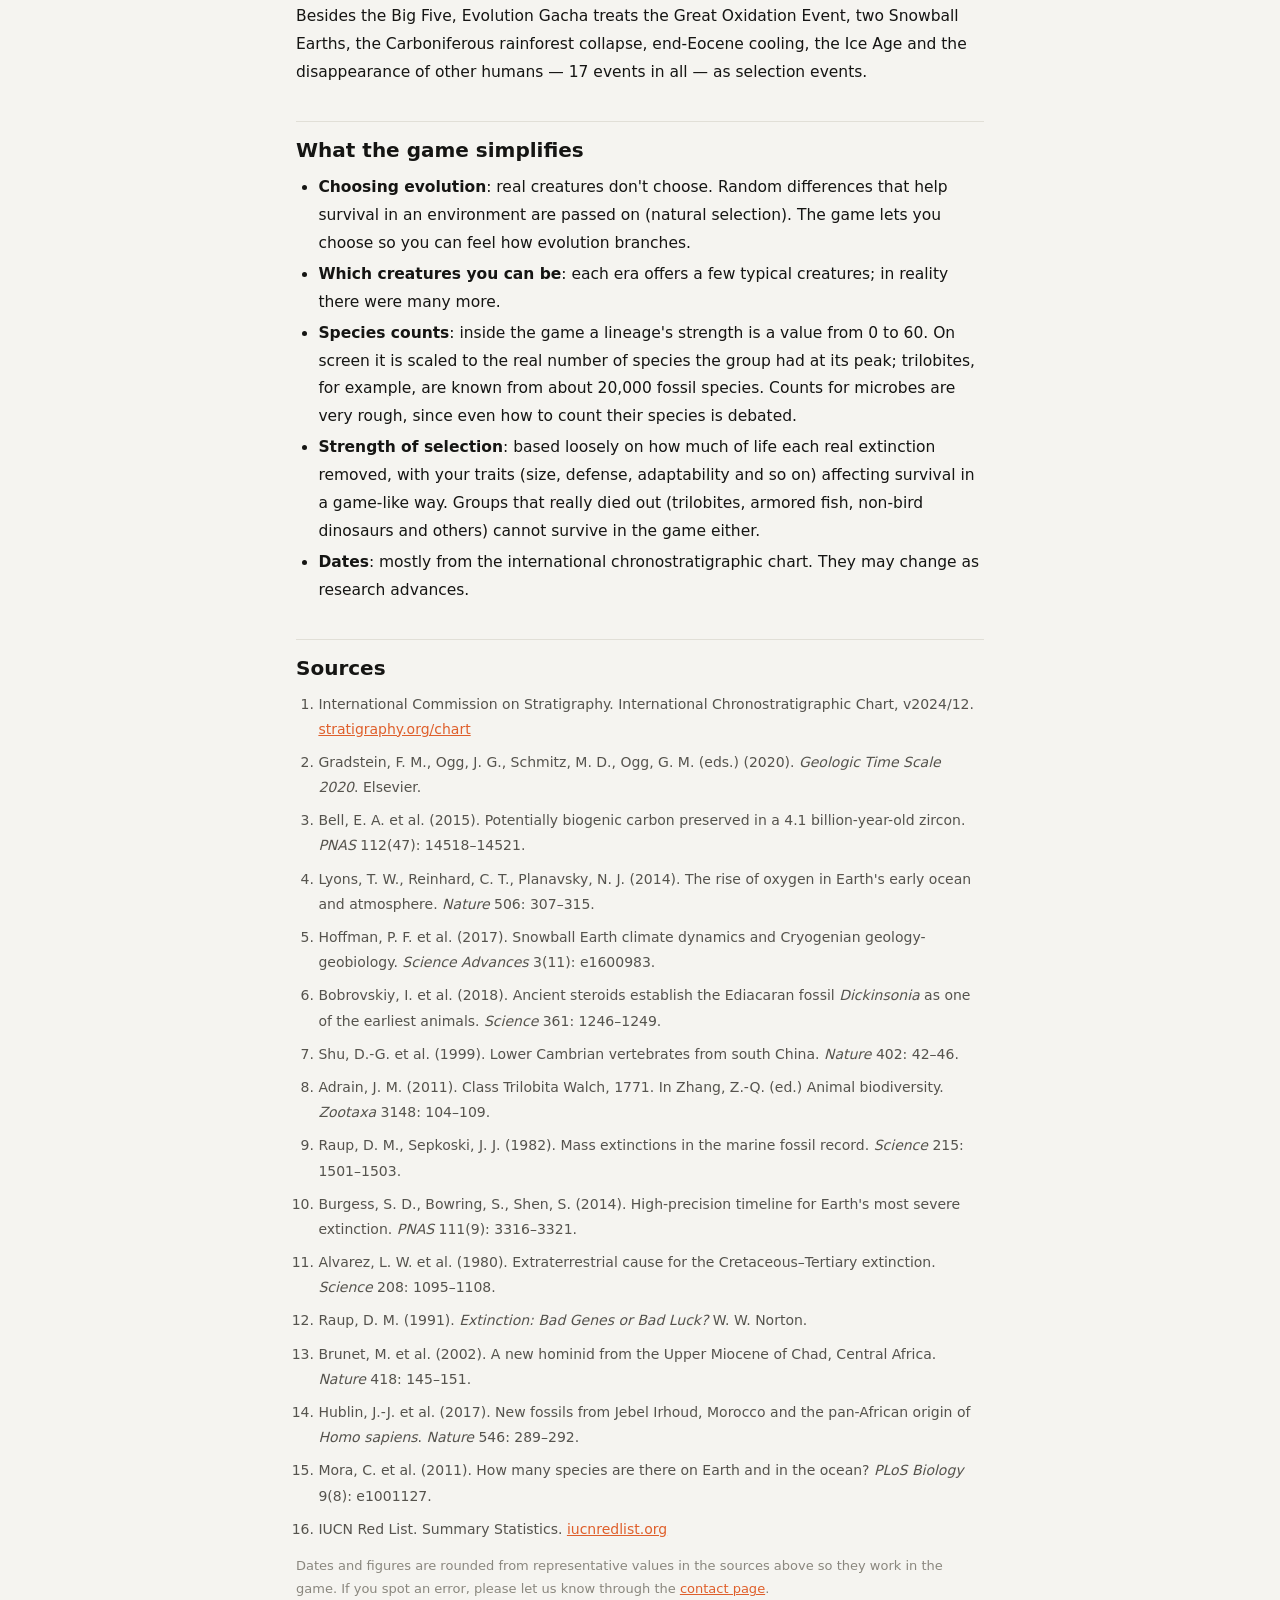
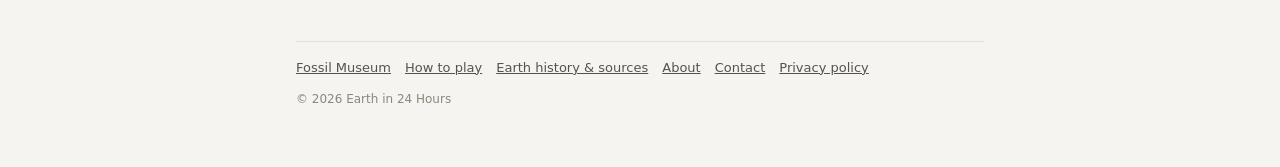
<file: learn.html>
<!doctype html>
<html lang="ja" data-title-ja="地球史と進化の解説・出典 | 地球の24時間" data-title-en="Earth history, evolution & sources | Earth in 24 Hours">
<head>
<meta charset="utf-8">
<script src="move.js?v=202610280903"></script>
<link rel="canonical" href="https://earth24h.com/learn">
<meta name="viewport" content="width=device-width, initial-scale=1">
<title>地球史と進化の解説・出典 | 地球の24時間</title>
<meta name="description" content="46億年の地球の歴史を24時間の時計に置きかえて解説。生命の誕生、大酸化イベント、全球凍結、カンブリア爆発、5回の大量絶滅、恐竜、人類の登場まで。ゲームの年代と種の数のもとにした出典つき。">
<link rel="stylesheet" href="site.css?v=202610280903">
</head>
<body>
<main class="page">

<div data-l="ja">
  <h1>地球史と進化の解説・出典</h1>
  <p class="lead">「地球の24時間」の時計と進化ガチャは、実際の地球の歴史をもとに作っています。このページでは、46億年の流れを24時間の時計に置きかえて紹介し、ゲームで単純化しているところと、もとにした出典をまとめます。</p>
  <ul class="toc">
    <li><a href="#scale">24時間にすると</a></li>
    <li><a href="#story">時代ごとの物語</a></li>
    <li><a href="#extinction">大量絶滅と淘汰</a></li>
    <li><a href="#game">ゲームでの単純化</a></li>
    <li><a href="#refs">出典・参考文献</a></li>
  </ul>

  <h2 id="scale">46億年を24時間にすると</h2>
  <p>地球の年齢を約46億年とすると、時計の1時間は約1億9千万年、1分は約320万年、1秒は約5万3千年にあたります。主な出来事を時計に置くと、次のようになります（年代は代表的な推定値で、研究によって幅があります）。</p>
  <table>
    <thead><tr><th>地球時計</th><th>何年前</th><th>出来事</th></tr></thead>
    <tbody>
      <tr><td class="t">0:00</td><td class="y">46億年前</td><td>地球の誕生</td></tr>
      <tr><td class="t">0:28</td><td class="y">45億年前</td><td>巨大衝突で月が生まれる</td></tr>
      <tr><td class="t">1:33</td><td class="y">43億年前</td><td>海ができる</td></tr>
      <tr><td class="t">4:10</td><td class="y">38億年前</td><td>生命の誕生（このゲームでの区切り）</td></tr>
      <tr><td class="t">11:28</td><td class="y">24億年前</td><td>大酸化イベント：空気に酸素が増える</td></tr>
      <tr><td class="t">15:36</td><td class="y">16億年前</td><td>最古級の多細胞の藻類</td></tr>
      <tr><td class="t">20:14</td><td class="y">7.2億年前</td><td>全球凍結（スターティアン氷期）</td></tr>
      <tr><td class="t">21:00</td><td class="y">5.75億年前</td><td>エディアカラ生物群</td></tr>
      <tr><td class="t">21:11</td><td class="y">5.39億年前</td><td>カンブリア爆発</td></tr>
      <tr><td class="t">21:32</td><td class="y">4.7億年前</td><td>植物が陸に上がる</td></tr>
      <tr><td class="t">22:41</td><td class="y">2.52億年前</td><td>ペルム紀末の大量絶滅（史上最大）</td></tr>
      <tr><td class="t">22:47</td><td class="y">2.31億年前</td><td>恐竜の出現</td></tr>
      <tr><td class="t">23:13</td><td class="y">1.5億年前</td><td>始祖鳥</td></tr>
      <tr><td class="t">23:39</td><td class="y">6600万年前</td><td>隕石の衝突、鳥以外の恐竜が絶滅</td></tr>
      <tr><td class="t">23:57:48</td><td class="y">700万年前</td><td>人類の祖先（サヘラントロプス）</td></tr>
      <tr><td class="t">23:59:54</td><td class="y">30万年前</td><td>ホモ・サピエンスの誕生</td></tr>
      <tr><td class="t">23:59:59.8</td><td class="y">1.2万年前</td><td>農耕の始まり</td></tr>
      <tr><td class="t">24:00</td><td class="y">今</td><td>産業革命からAIの時代まで、すべて最後の1秒の中</td></tr>
    </tbody>
  </table>
  <p>1日のうち、目に見える大きさの動物がいるのは最後の3時間ほど。人類の歴史は最後の数秒、文字が生まれてからの約5千年は最後の0.1秒ほどにすぎません。</p>

  <h2 id="story">時代ごとの物語</h2>
  <h3>灼熱の若い地球（0:00〜4:10）</h3>
  <p>生まれたばかりの地球は、隕石が降りそそぎ、表面がマグマに覆われていました。火星ほどの天体がぶつかって月ができ、やがて冷えた大気から雨が降って海ができます。約41億年前の鉱物の中には、生命の手がかりかもしれない炭素が見つかっています。</p>
  <h3>微生物だけの海（4:10〜11:28）</h3>
  <p>最初の生命は、核を持たない小さな細胞でした。深海の熱水噴出孔や浅い海で、化学物質や光からエネルギーを得て暮らします。光合成で酸素を出すシアノバクテリアは、層を積み重ねてストロマトライトという岩をつくりました。</p>
  <h3>酸素の時代（11:28〜）</h3>
  <p>約24億年前、シアノバクテリアの出す酸素が空気にたまりはじめます（大酸化イベント）。酸素は多くの微生物にとって毒でしたが、酸素を使ってエネルギーを取り出す生き物も現れました。その細菌を細胞の中に取り込んだのが、核を持つ細胞（真核生物）のはじまりで、取り込まれた細菌はミトコンドリアになったと考えられています。</p>
  <h3>多細胞生物と全球凍結（18:46〜21:11）</h3>
  <p>細胞が集まって役割を分けあう多細胞生物が増えていきます。7億年前ごろには、地球全体が氷に覆われる全球凍結が少なくとも2回起きました。氷が解けたあと、海の底には平たい葉のような形のエディアカラ生物が広がります。その代表のディッキンソニアは、体に残った脂質の分析から、動物の仲間だった可能性が高いとされています。</p>
  <h3>カンブリア爆発と上陸（21:11〜22:41）</h3>
  <p>約5億4千万年前、目やあし、硬い殻を持つ動物がいっせいに現れます。三葉虫や、最大で1メートルほどの捕食者アノマロカリス、そして背骨のある動物の祖先に近いハイコウイクチスなどです。その後、植物と節足動物が陸に上がり、魚から進化した両生類、殻のある卵を産むは虫類の祖先が続きます。</p>
  <h3>恐竜の時代（22:41〜23:39）</h3>
  <p>史上最大のペルム紀末の大量絶滅のあと、恐竜が現れ、約1億6千万年にわたって陸の主役になります。海には魚竜や首長竜、空には翼竜。小さな羽毛恐竜の中から鳥が生まれ、夜の暗がりでは小さな哺乳類が暮らしていました。</p>
  <h3>哺乳類と人類の時代（23:39〜24:00）</h3>
  <p>6600万年前の隕石の衝突で、鳥以外の恐竜は姿を消します。空いた場所に哺乳類が広がり、ウマやクジラ、霊長類の祖先が現れます。約700万年前に人類の祖先が二足歩行をはじめ、約30万年前にアフリカでホモ・サピエンスが生まれました。農耕、文字、産業革命、コンピュータ、そしてAI。そのすべてが、24時間の最後の1秒の中に入っています。</p>

  <h2 id="extinction">大量絶滅と淘汰</h2>
  <p>地球に現れた種の99%以上は、すでに絶滅していると言われます。特に多くの種が短い期間に消えた出来事は「大量絶滅」と呼ばれ、なかでも大きな5回は「ビッグファイブ」と呼ばれます。</p>
  <ul>
    <li><b>オルドビス紀末（約4.45億年前）</b>：氷河時代の到来で海が冷え、海の種の多くが消えた。</li>
    <li><b>デボン紀後期（約3.72億年前）</b>：海の酸素不足などで、サンゴ礁や板皮類などが大きな打撃を受けた。</li>
    <li><b>ペルム紀末（約2.52億年前）</b>：シベリアの大噴火による温暖化と海の酸欠で、海の種の約8割以上が消えた史上最大の絶滅。三葉虫はここで絶えた。</li>
    <li><b>三畳紀末（約2.01億年前）</b>：大西洋が開くころの火山活動で多くの種が消え、恐竜が主役になるきっかけになった。</li>
    <li><b>白亜紀末（6600万年前）</b>：直径約10kmの隕石の衝突。世界中の地層に、このときの薄い層（K-Pg境界）が残っている。</li>
  </ul>
  <p>進化ガチャでは、このビッグファイブに加えて、大酸化イベント、2回の全球凍結、石炭紀の熱帯雨林の崩壊、始新世末の寒冷化、氷河時代、ほかの人類の消滅など、計17の出来事を「淘汰」として扱っています。</p>

  <h2 id="game">ゲームで単純化しているところ</h2>
  <ul>
    <li><b>進化を「選ぶ」こと</b>：実際の進化は、生き物が自分で選ぶものではありません。たまたま生まれた違いのうち、その環境で生き残りやすいものが受け継がれていく自然選択によって起こります。ゲームでは、進化の枝分かれを体感しやすいように「選ぶ」形にしています。</li>
    <li><b>生まれる生き物</b>：時代ごとに、その頃にいた代表的な生き物の中から選んでいます。実際にはもっと多くの生き物がいました。</li>
    <li><b>種の数</b>：ゲームの中では、系統の勢いを0〜60の値で計算しています。画面には、それをその仲間がいちばん栄えたときの実際の種数の目安に合わせて表示しています。たとえば三葉虫は、化石からおよそ2万種が知られています。微生物などは、種の数え方そのものに幅があるため、おおまかな値です。</li>
    <li><b>淘汰の強さ</b>：実際の大量絶滅での消えた割合を手がかりにしつつ、特徴（大きさ・守り・適応力など）による生き残りやすさをゲームとして決めています。実際に全滅した仲間（三葉虫、板皮類、鳥以外の恐竜など）は、ゲームでも生き残れません。</li>
    <li><b>年代</b>：主に国際年代層序表の値を使っています。研究が進むと変わることがあります。</li>
  </ul>

  <h2 id="refs">出典・参考文献</h2>
  <ol class="refs">
    <li>International Commission on Stratigraphy. International Chronostratigraphic Chart, v2024/12.（国際年代層序表）<a href="https://stratigraphy.org/chart" rel="noopener">stratigraphy.org/chart</a></li>
    <li>Gradstein, F. M., Ogg, J. G., Schmitz, M. D., Ogg, G. M. (eds.) (2020). <i>Geologic Time Scale 2020</i>. Elsevier.</li>
    <li>Bell, E. A. et al. (2015). Potentially biogenic carbon preserved in a 4.1 billion-year-old zircon. <i>PNAS</i> 112(47): 14518–14521.</li>
    <li>Lyons, T. W., Reinhard, C. T., Planavsky, N. J. (2014). The rise of oxygen in Earth's early ocean and atmosphere. <i>Nature</i> 506: 307–315.</li>
    <li>Hoffman, P. F. et al. (2017). Snowball Earth climate dynamics and Cryogenian geology-geobiology. <i>Science Advances</i> 3(11): e1600983.</li>
    <li>Bobrovskiy, I. et al. (2018). Ancient steroids establish the Ediacaran fossil <i>Dickinsonia</i> as one of the earliest animals. <i>Science</i> 361: 1246–1249.</li>
    <li>Shu, D.-G. et al. (1999). Lower Cambrian vertebrates from south China. <i>Nature</i> 402: 42–46.</li>
    <li>Adrain, J. M. (2011). Class Trilobita Walch, 1771. In Zhang, Z.-Q. (ed.) Animal biodiversity. <i>Zootaxa</i> 3148: 104–109.</li>
    <li>Raup, D. M., Sepkoski, J. J. (1982). Mass extinctions in the marine fossil record. <i>Science</i> 215: 1501–1503.</li>
    <li>Burgess, S. D., Bowring, S., Shen, S. (2014). High-precision timeline for Earth's most severe extinction. <i>PNAS</i> 111(9): 3316–3321.</li>
    <li>Alvarez, L. W. et al. (1980). Extraterrestrial cause for the Cretaceous–Tertiary extinction. <i>Science</i> 208: 1095–1108.</li>
    <li>Raup, D. M. (1991). <i>Extinction: Bad Genes or Bad Luck?</i> W. W. Norton.</li>
    <li>Brunet, M. et al. (2002). A new hominid from the Upper Miocene of Chad, Central Africa. <i>Nature</i> 418: 145–151.</li>
    <li>Hublin, J.-J. et al. (2017). New fossils from Jebel Irhoud, Morocco and the pan-African origin of <i>Homo sapiens</i>. <i>Nature</i> 546: 289–292.</li>
    <li>Mora, C. et al. (2011). How many species are there on Earth and in the ocean? <i>PLoS Biology</i> 9(8): e1001127.</li>
    <li>IUCN Red List. Summary Statistics（現生の生き物の種数）. <a href="https://www.iucnredlist.org/resources/summary-statistics" rel="noopener">iucnredlist.org</a></li>
  </ol>
  <p class="small">年代や数値は、上の資料や研究で広く使われている代表的な値をもとに、ゲームの中で扱いやすいように丸めています。誤りに気づいたときは、<a href="contact.html">お問い合わせ</a>からお知らせください。</p>
</div>

<div data-l="en">
  <h1>Earth history, evolution &amp; sources</h1>
  <p class="lead">The Earth clock and Evolution Gacha are based on real Earth history. This page walks through the 4.6 billion years on a 24-hour clock, explains what the game simplifies, and lists the sources behind it.</p>
  <ul class="toc">
    <li><a href="#scale-en">On a 24-hour clock</a></li>
    <li><a href="#story-en">The story by era</a></li>
    <li><a href="#extinction-en">Mass extinctions</a></li>
    <li><a href="#game-en">What the game simplifies</a></li>
    <li><a href="#refs-en">Sources</a></li>
  </ul>

  <h2 id="scale-en">4.6 billion years in 24 hours</h2>
  <p>Taking Earth's age as about 4.6 billion years, one hour on the clock is about 190 million years, one minute about 3.2 million years and one second about 53,000 years. Here are the major events on the clock (dates are representative estimates and vary between studies).</p>
  <table>
    <thead><tr><th>Earth clock</th><th>Years ago</th><th>Event</th></tr></thead>
    <tbody>
      <tr><td class="t">0:00</td><td class="y">4.6 bn</td><td>Earth forms</td></tr>
      <tr><td class="t">0:28</td><td class="y">4.5 bn</td><td>A giant impact forms the Moon</td></tr>
      <tr><td class="t">1:33</td><td class="y">4.3 bn</td><td>Oceans form</td></tr>
      <tr><td class="t">4:10</td><td class="y">3.8 bn</td><td>Life begins (the cutoff used in the game)</td></tr>
      <tr><td class="t">11:28</td><td class="y">2.4 bn</td><td>Great Oxidation Event: oxygen builds up in the air</td></tr>
      <tr><td class="t">15:36</td><td class="y">1.6 bn</td><td>Earliest many-celled algae</td></tr>
      <tr><td class="t">20:14</td><td class="y">720 m</td><td>Snowball Earth (Sturtian glaciation)</td></tr>
      <tr><td class="t">21:00</td><td class="y">575 m</td><td>Ediacaran biota</td></tr>
      <tr><td class="t">21:11</td><td class="y">539 m</td><td>Cambrian explosion</td></tr>
      <tr><td class="t">21:32</td><td class="y">470 m</td><td>Plants move onto land</td></tr>
      <tr><td class="t">22:41</td><td class="y">252 m</td><td>End-Permian mass extinction, the largest ever</td></tr>
      <tr><td class="t">22:47</td><td class="y">231 m</td><td>First dinosaurs</td></tr>
      <tr><td class="t">23:13</td><td class="y">150 m</td><td>Archaeopteryx</td></tr>
      <tr><td class="t">23:39</td><td class="y">66 m</td><td>Asteroid impact; non-bird dinosaurs die out</td></tr>
      <tr><td class="t">23:57:48</td><td class="y">7 m</td><td>Early human ancestor (Sahelanthropus)</td></tr>
      <tr><td class="t">23:59:54</td><td class="y">300,000</td><td>Homo sapiens appears</td></tr>
      <tr><td class="t">23:59:59.8</td><td class="y">12,000</td><td>Farming begins</td></tr>
      <tr><td class="t">24:00</td><td class="y">now</td><td>From the Industrial Revolution to AI — all within the last second</td></tr>
    </tbody>
  </table>
  <p>Animals big enough to see exist only in the last three hours or so. Human history fills the last few seconds, and the 5,000 years since writing take up about a tenth of a second.</p>

  <h2 id="story-en">The story by era</h2>
  <h3>A blazing young Earth (0:00–4:10)</h3>
  <p>The newborn Earth was pounded by meteorites and covered in magma. A Mars-sized body struck it and formed the Moon; later, rain from the cooling air filled the oceans. Carbon that may be a trace of life has been found inside 4.1-billion-year-old minerals.</p>
  <h3>Seas of microbes only (4:10–11:28)</h3>
  <p>The first life was tiny cells without a nucleus, living off chemicals or light in deep-sea vents and shallow seas. Photosynthetic cyanobacteria, which give off oxygen, built layered rocks called stromatolites.</p>
  <h3>The age of oxygen (from 11:28)</h3>
  <p>About 2.4 billion years ago oxygen from cyanobacteria began to build up in the air (the Great Oxidation Event). Oxygen was poison to many microbes, but some learned to use it for energy. When one cell took such a bacterium inside, cells with a nucleus (eukaryotes) began; the captured bacteria are thought to have become mitochondria.</p>
  <h3>Many-celled life and Snowball Earth (18:46–21:11)</h3>
  <p>Many-celled life, with cells sharing the work, became more common. Around 700 million years ago, ice covered the whole planet at least twice. After the thaw, flat, leaf-like Ediacaran creatures spread across the seafloor. Fat molecules preserved in fossils of one of them, Dickinsonia, suggest it was an early animal.</p>
  <h3>The Cambrian explosion and the move onto land (21:11–22:41)</h3>
  <p>About 540 million years ago, animals with eyes, legs and hard shells appeared in a burst: trilobites, the up-to-a-meter-long predator Anomalocaris, and Haikouichthys, close to the ancestors of animals with backbones. Plants and arthropods then moved onto land, followed by amphibians that evolved from fish and the ancestors of reptiles that laid shelled eggs.</p>
  <h3>The age of dinosaurs (22:41–23:39)</h3>
  <p>After the end-Permian extinction, dinosaurs appeared and ruled the land for about 160 million years, with ichthyosaurs and plesiosaurs in the sea and pterosaurs in the air. Birds evolved from small feathered dinosaurs, while small mammals lived in the dark of night.</p>
  <h3>Mammals and humans (23:39–24:00)</h3>
  <p>The asteroid 66 million years ago wiped out the non-bird dinosaurs. Mammals spread into the empty space, including the ancestors of horses, whales and primates. About 7 million years ago our ancestors began to walk upright, and about 300,000 years ago Homo sapiens appeared in Africa. Farming, writing, the Industrial Revolution, computers and AI all fit within the last second of the day.</p>

  <h2 id="extinction-en">Mass extinctions and selection</h2>
  <p>More than 99% of all species that ever lived are thought to be extinct. Events in which many species vanished in a short time are called mass extinctions; the five largest are the "Big Five".</p>
  <ul>
    <li><b>End-Ordovician (about 445 million years ago)</b>: an ice age cooled the seas and many marine species vanished.</li>
    <li><b>Late Devonian (about 372 million years ago)</b>: low oxygen in the seas hit reefs and armored fish hard.</li>
    <li><b>End-Permian (about 252 million years ago)</b>: huge Siberian eruptions caused warming and oxygen-starved seas; over 80% of marine species vanished in the worst extinction ever. Trilobites ended here.</li>
    <li><b>End-Triassic (about 201 million years ago)</b>: volcanism as the Atlantic opened wiped out many species and opened the way for dinosaurs.</li>
    <li><b>End-Cretaceous (66 million years ago)</b>: an asteroid about 10 km across. A thin layer from this moment (the K-Pg boundary) is found worldwide.</li>
  </ul>
  <p>Besides the Big Five, Evolution Gacha treats the Great Oxidation Event, two Snowball Earths, the Carboniferous rainforest collapse, end-Eocene cooling, the Ice Age and the disappearance of other humans — 17 events in all — as selection events.</p>

  <h2 id="game-en">What the game simplifies</h2>
  <ul>
    <li><b>Choosing evolution</b>: real creatures don't choose. Random differences that help survival in an environment are passed on (natural selection). The game lets you choose so you can feel how evolution branches.</li>
    <li><b>Which creatures you can be</b>: each era offers a few typical creatures; in reality there were many more.</li>
    <li><b>Species counts</b>: inside the game a lineage's strength is a value from 0 to 60. On screen it is scaled to the real number of species the group had at its peak; trilobites, for example, are known from about 20,000 fossil species. Counts for microbes are very rough, since even how to count their species is debated.</li>
    <li><b>Strength of selection</b>: based loosely on how much of life each real extinction removed, with your traits (size, defense, adaptability and so on) affecting survival in a game-like way. Groups that really died out (trilobites, armored fish, non-bird dinosaurs and others) cannot survive in the game either.</li>
    <li><b>Dates</b>: mostly from the international chronostratigraphic chart. They may change as research advances.</li>
  </ul>

  <h2 id="refs-en">Sources</h2>
  <ol class="refs">
    <li>International Commission on Stratigraphy. International Chronostratigraphic Chart, v2024/12. <a href="https://stratigraphy.org/chart" rel="noopener">stratigraphy.org/chart</a></li>
    <li>Gradstein, F. M., Ogg, J. G., Schmitz, M. D., Ogg, G. M. (eds.) (2020). <i>Geologic Time Scale 2020</i>. Elsevier.</li>
    <li>Bell, E. A. et al. (2015). Potentially biogenic carbon preserved in a 4.1 billion-year-old zircon. <i>PNAS</i> 112(47): 14518–14521.</li>
    <li>Lyons, T. W., Reinhard, C. T., Planavsky, N. J. (2014). The rise of oxygen in Earth's early ocean and atmosphere. <i>Nature</i> 506: 307–315.</li>
    <li>Hoffman, P. F. et al. (2017). Snowball Earth climate dynamics and Cryogenian geology-geobiology. <i>Science Advances</i> 3(11): e1600983.</li>
    <li>Bobrovskiy, I. et al. (2018). Ancient steroids establish the Ediacaran fossil <i>Dickinsonia</i> as one of the earliest animals. <i>Science</i> 361: 1246–1249.</li>
    <li>Shu, D.-G. et al. (1999). Lower Cambrian vertebrates from south China. <i>Nature</i> 402: 42–46.</li>
    <li>Adrain, J. M. (2011). Class Trilobita Walch, 1771. In Zhang, Z.-Q. (ed.) Animal biodiversity. <i>Zootaxa</i> 3148: 104–109.</li>
    <li>Raup, D. M., Sepkoski, J. J. (1982). Mass extinctions in the marine fossil record. <i>Science</i> 215: 1501–1503.</li>
    <li>Burgess, S. D., Bowring, S., Shen, S. (2014). High-precision timeline for Earth's most severe extinction. <i>PNAS</i> 111(9): 3316–3321.</li>
    <li>Alvarez, L. W. et al. (1980). Extraterrestrial cause for the Cretaceous–Tertiary extinction. <i>Science</i> 208: 1095–1108.</li>
    <li>Raup, D. M. (1991). <i>Extinction: Bad Genes or Bad Luck?</i> W. W. Norton.</li>
    <li>Brunet, M. et al. (2002). A new hominid from the Upper Miocene of Chad, Central Africa. <i>Nature</i> 418: 145–151.</li>
    <li>Hublin, J.-J. et al. (2017). New fossils from Jebel Irhoud, Morocco and the pan-African origin of <i>Homo sapiens</i>. <i>Nature</i> 546: 289–292.</li>
    <li>Mora, C. et al. (2011). How many species are there on Earth and in the ocean? <i>PLoS Biology</i> 9(8): e1001127.</li>
    <li>IUCN Red List. Summary Statistics. <a href="https://www.iucnredlist.org/resources/summary-statistics" rel="noopener">iucnredlist.org</a></li>
  </ol>
  <p class="small">Dates and figures are rounded from representative values in the sources above so they work in the game. If you spot an error, please let us know through the <a href="contact.html">contact page</a>.</p>
</div>

</main>
<script src="i18n.js?v=202610280903"></script>
<script src="site.js?v=202610280903"></script>
</body>
</html>
</file>
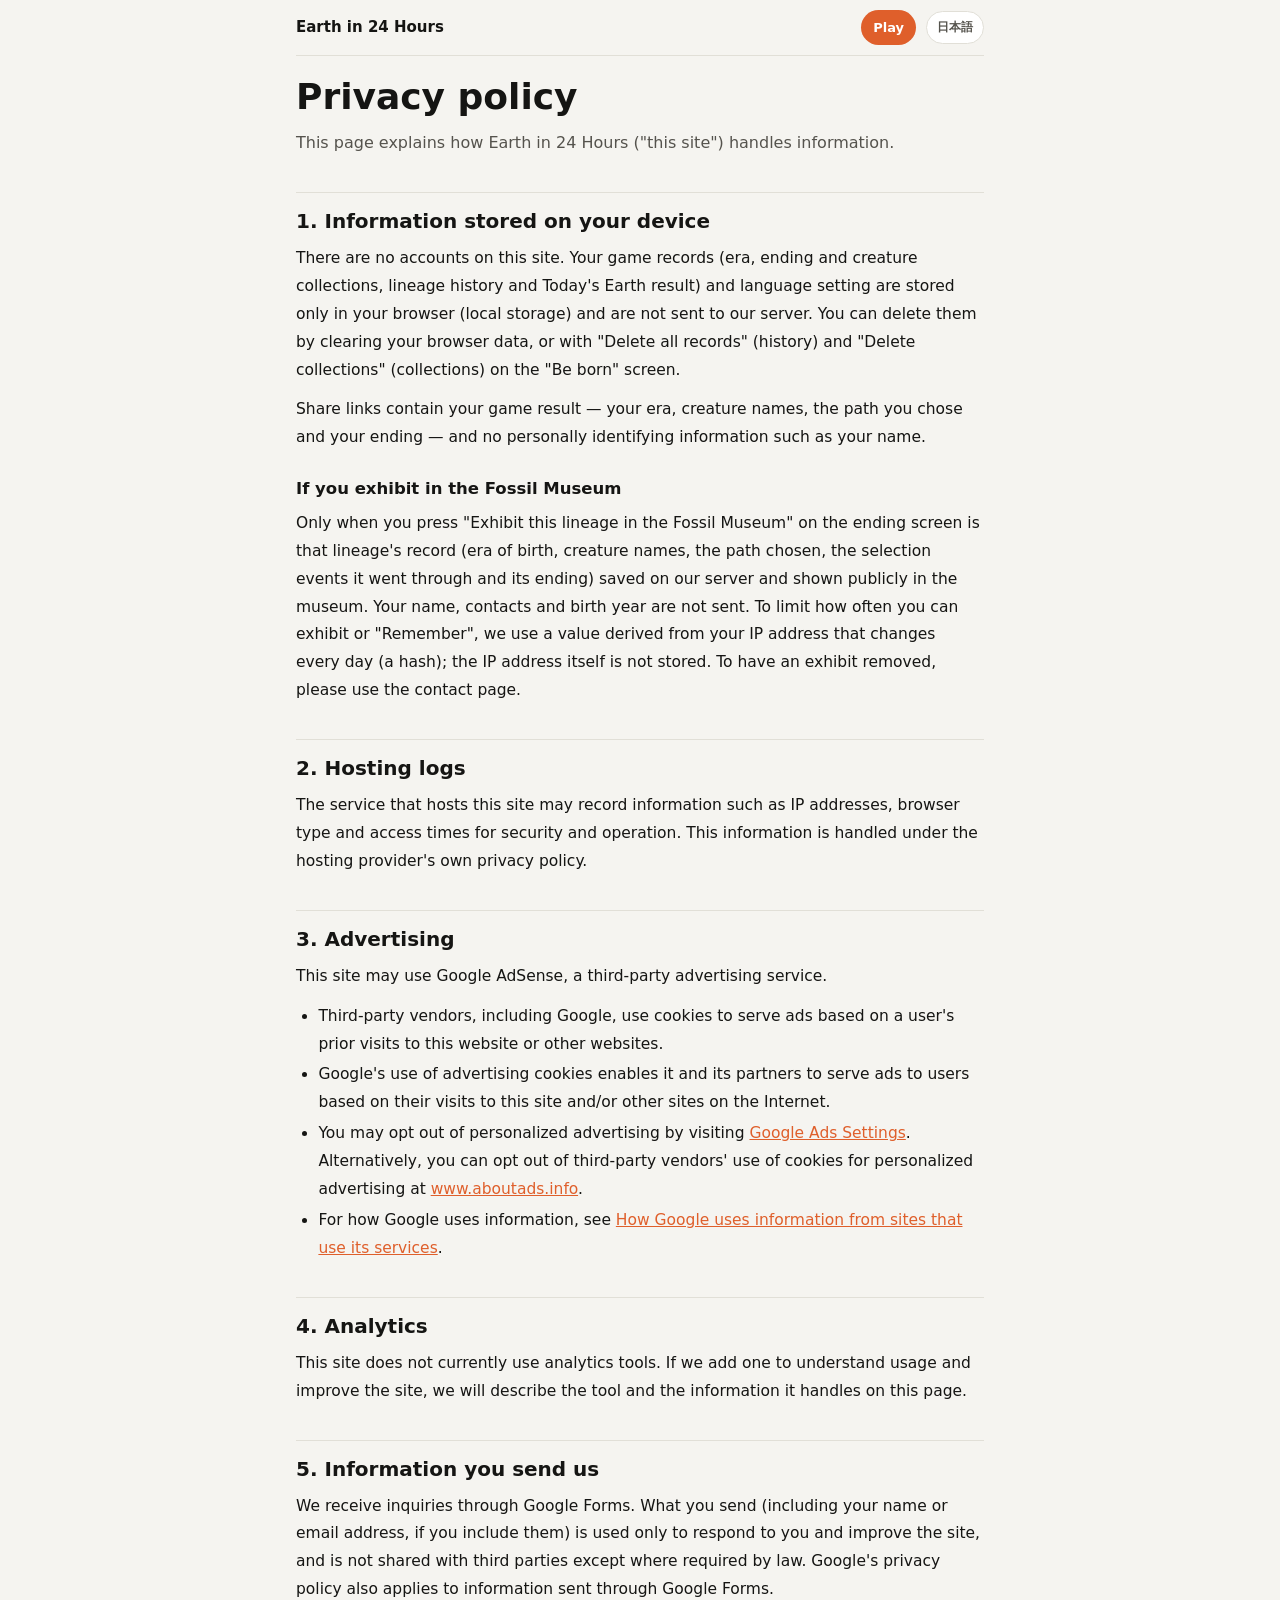
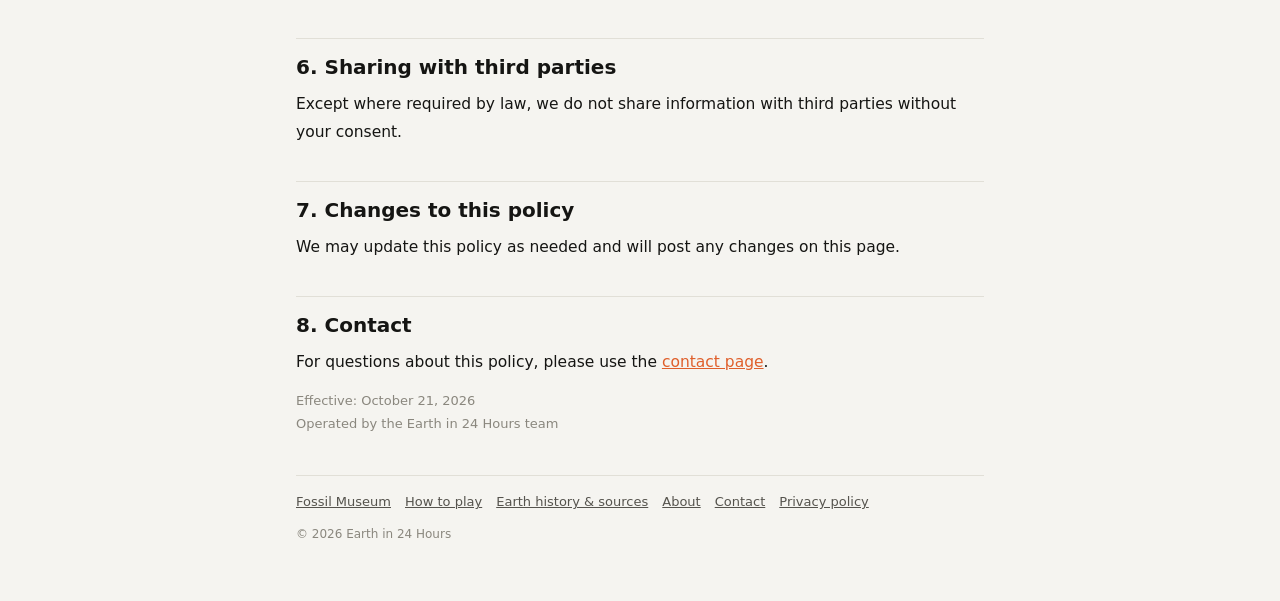
<file: privacy.html>
<!doctype html>
<html lang="ja" data-title-ja="プライバシーポリシー | 地球の24時間" data-title-en="Privacy policy | Earth in 24 Hours">
<head>
<meta charset="utf-8">
<script src="move.js?v=202610280903"></script>
<link rel="canonical" href="https://earth24h.com/privacy">
<meta name="viewport" content="width=device-width, initial-scale=1">
<title>プライバシーポリシー | 地球の24時間</title>
<meta name="description" content="「地球の24時間」のプライバシーポリシー。端末に保存する情報、広告（Google アドセンス）とCookie、アクセス解析、お問い合わせで受け取る情報の扱いについて。">
<link rel="stylesheet" href="site.css?v=202610280903">
</head>
<body>
<main class="page">

<div data-l="ja">
  <h1>プライバシーポリシー</h1>
  <p class="lead">「地球の24時間」（以下「当サイト」）における、情報の取り扱いについて説明します。</p>

  <h2>1. 当サイトが端末に保存する情報</h2>
  <p>当サイトには会員登録はありません。遊んだ記録（時代の図鑑、結末の図鑑、生き物の図鑑、生きた系統の履歴、今日の地球の結果）、言語の設定は、お使いのブラウザの中（ローカルストレージ）にだけ保存され、当サイトのサーバーへは送られません。これらはブラウザのデータを消すか、「生まれる」画面の「記録をすべて消す」（履歴）と「図鑑をすべて消す」（図鑑）で削除できます。</p>
  <p>結果をシェアするリンクには、生まれた時代、生き物の名前、選んだ道、結末などのゲームの結果が含まれます。氏名などの個人を特定する情報は含まれません。</p>

  <h3>化石の博物館に展示する場合</h3>
  <p>結末の画面で「化石の博物館に展示する」を押したときだけ、その系統の記録（生まれた時代、生き物の名前、選んだ道、くぐり抜けた淘汰、結末）が当サイトのサーバーに保存され、博物館で誰でも見られるようになります。氏名・連絡先・生まれた年などは送られません。展示や「心に留める」の回数を制限するために、IPアドレスから作った日ごとに変わる値（ハッシュ）を一時的に使いますが、IPアドレスそのものは保存しません。展示を取り下げたいときは、お問い合わせからご連絡ください。</p>

  <h2>2. 配信サービスの記録</h2>
  <p>当サイトを配信するサービス（ホスティング事業者）は、安全な運用のために、アクセスしたときのIPアドレス、ブラウザの種類、日時などを記録することがあります。これらの情報は各事業者のプライバシーポリシーに従って扱われます。</p>

  <h2>3. 広告について</h2>
  <p>当サイトは、第三者配信の広告サービス「Google アドセンス」を利用する場合があります。</p>
  <ul>
    <li>Google などの第三者配信事業者は、Cookie を使用して、ユーザーが当サイトや他のサイトに過去にアクセスした際の情報に基づいて広告を配信します。</li>
    <li>Google は広告 Cookie を使用することにより、ユーザーが当サイトや他のサイトにアクセスした際の情報に基づいて、Google やそのパートナーが適切な広告を表示できます。</li>
    <li>ユーザーは、<a href="https://adssettings.google.com/" rel="noopener">Google の広告設定</a>で、パーソナライズ広告を無効にできます。また、<a href="https://www.aboutads.info/choices/" rel="noopener">www.aboutads.info</a> で、第三者配信事業者の Cookie を無効にすることもできます。</li>
    <li>Google による情報の取り扱いについては、<a href="https://policies.google.com/technologies/ads" rel="noopener">広告に関する Google のポリシー</a>をご覧ください。</li>
  </ul>

  <h2>4. アクセス解析について</h2>
  <p>当サイトでは、現在アクセス解析ツールを使用していません。今後、利用状況を把握して改善に役立てるために導入する場合は、使用するツールと取り扱う情報をこのページでお知らせします。</p>

  <h2>5. お問い合わせで受け取る情報</h2>
  <p>お問い合わせは Google フォームで受け付けています。お送りいただいた内容（お名前やメールアドレスを書いた場合はそれも含みます）は、お問い合わせへの対応と当サイトの改善のためだけに使用し、法令に基づく場合を除いて、第三者に提供することはありません。Google フォームでの情報の取り扱いには、Google のプライバシーポリシーも適用されます。</p>

  <h2>6. 第三者への提供</h2>
  <p>当サイトは、法令に基づく場合を除き、取得した情報を本人の同意なく第三者に提供しません。</p>

  <h2>7. このポリシーの変更</h2>
  <p>当サイトは、必要に応じてこのポリシーを変更することがあります。変更した場合は、このページでお知らせします。</p>

  <h2>8. お問い合わせ窓口</h2>
  <p>このポリシーについてのお問い合わせは、<a href="contact.html">お問い合わせページ</a>からお願いします。</p>
  <p class="small">制定日：2026年10月21日<br>運営：地球の24時間 運営</p>
</div>

<div data-l="en">
  <h1>Privacy policy</h1>
  <p class="lead">This page explains how Earth in 24 Hours ("this site") handles information.</p>

  <h2>1. Information stored on your device</h2>
  <p>There are no accounts on this site. Your game records (era, ending and creature collections, lineage history and Today's Earth result) and language setting are stored only in your browser (local storage) and are not sent to our server. You can delete them by clearing your browser data, or with "Delete all records" (history) and "Delete collections" (collections) on the "Be born" screen.</p>
  <p>Share links contain your game result — your era, creature names, the path you chose and your ending — and no personally identifying information such as your name.</p>

  <h3>If you exhibit in the Fossil Museum</h3>
  <p>Only when you press "Exhibit this lineage in the Fossil Museum" on the ending screen is that lineage's record (era of birth, creature names, the path chosen, the selection events it went through and its ending) saved on our server and shown publicly in the museum. Your name, contacts and birth year are not sent. To limit how often you can exhibit or "Remember", we use a value derived from your IP address that changes every day (a hash); the IP address itself is not stored. To have an exhibit removed, please use the contact page.</p>

  <h2>2. Hosting logs</h2>
  <p>The service that hosts this site may record information such as IP addresses, browser type and access times for security and operation. This information is handled under the hosting provider's own privacy policy.</p>

  <h2>3. Advertising</h2>
  <p>This site may use Google AdSense, a third-party advertising service.</p>
  <ul>
    <li>Third-party vendors, including Google, use cookies to serve ads based on a user's prior visits to this website or other websites.</li>
    <li>Google's use of advertising cookies enables it and its partners to serve ads to users based on their visits to this site and/or other sites on the Internet.</li>
    <li>You may opt out of personalized advertising by visiting <a href="https://adssettings.google.com/" rel="noopener">Google Ads Settings</a>. Alternatively, you can opt out of third-party vendors' use of cookies for personalized advertising at <a href="https://www.aboutads.info/choices/" rel="noopener">www.aboutads.info</a>.</li>
    <li>For how Google uses information, see <a href="https://policies.google.com/technologies/ads" rel="noopener">How Google uses information from sites that use its services</a>.</li>
  </ul>

  <h2>4. Analytics</h2>
  <p>This site does not currently use analytics tools. If we add one to understand usage and improve the site, we will describe the tool and the information it handles on this page.</p>

  <h2>5. Information you send us</h2>
  <p>We receive inquiries through Google Forms. What you send (including your name or email address, if you include them) is used only to respond to you and improve the site, and is not shared with third parties except where required by law. Google's privacy policy also applies to information sent through Google Forms.</p>

  <h2>6. Sharing with third parties</h2>
  <p>Except where required by law, we do not share information with third parties without your consent.</p>

  <h2>7. Changes to this policy</h2>
  <p>We may update this policy as needed and will post any changes on this page.</p>

  <h2>8. Contact</h2>
  <p>For questions about this policy, please use the <a href="contact.html">contact page</a>.</p>
  <p class="small">Effective: October 21, 2026<br>Operated by the Earth in 24 Hours team</p>
</div>

</main>
<script src="i18n.js?v=202610280903"></script>
<script src="site.js?v=202610280903"></script>
</body>
</html>
</file>
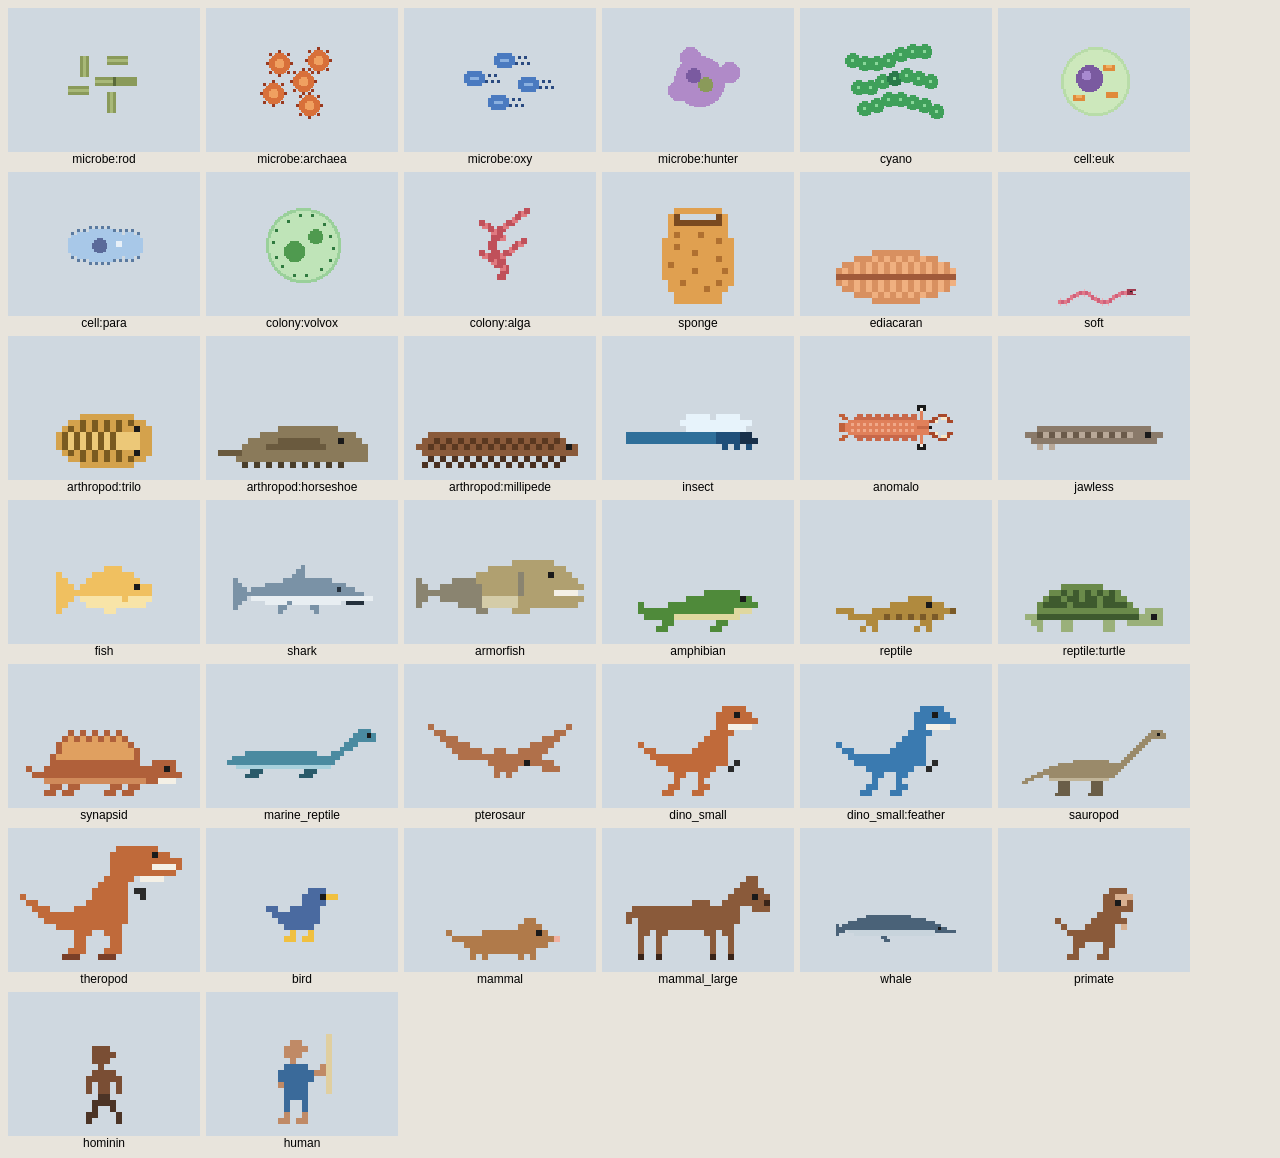
<file: tools/gallery.html>
<!doctype html><meta charset="utf-8"><title>gallery</title>
<!-- 絵の確認ページ：生き物のカードと場面をまとめて描く（開発用。ゲームからはリンクしない）
  python3 -m http.server 8124 で起動して http://localhost:8124/tools/gallery.html
  ?l=plan:変種,...   カードにする生き物（省略すると全部）  例 ?l=anomalo,arthropod:trilo,reptile:turtle
  &s=年前,plan,habitat,変種,大きさ;...   場面（;で区切る）   例 &s=5.2e8,anomalo,sea;1.5e8,theropod,land
  &z=倍率   カードの表示倍率（既定 1.5）
  &e=1      結末40種類の場面をすべて描く（化石の絵の確認に。生き物は数種類を順に当てる）
  &e=plan,plan,...   結末の場面を、その生き物で描く（例 &e=arthropod,theropod,anomalo）
  ブラウザのキャッシュを避けるため、scenes.js などは毎回 ?v=時刻 付きで読む -->
<style>body{background:#e8e4dc;font:12px sans-serif;margin:8px} .g{display:flex;flex-wrap:wrap;gap:6px} .g div{text-align:center} canvas{image-rendering:pixelated;background:#cfd8e0;display:block} .s canvas{width:384px;height:128px}</style>
<div class="g" id="cards"></div><div class="g s" id="scenes"></div>
<script>for(const f of ["i18n","data","scenes","evo"]) document.write(`<script src="../${f}.js?v=${Date.now()}"><\/script>`);</script>
<script>
const S=E24.scenes;
const looks=(new URLSearchParams(location.search).get('l')||'microbe:rod,microbe:archaea,microbe:oxy,microbe:hunter,cyano,cell:euk,cell:para,colony:volvox,colony:alga,sponge,ediacaran,soft,arthropod:trilo,arthropod:horseshoe,arthropod:millipede,insect,anomalo,jawless,fish,shark,armorfish,amphibian,reptile,reptile:turtle,synapsid,marine_reptile,pterosaur,dino_small,dino_small:feather,sauropod,theropod,bird,mammal,mammal_large,whale,primate,hominin,human').split(',');
for(const l of looks){const [plan,v]=l.split(':');const d=document.createElement('div');const c=document.createElement('canvas');c.width=S.CARD_W;c.height=S.CARD_H;const z=+(new URLSearchParams(location.search).get('z')||1.5);c.style.width=128*z+'px';c.style.height=96*z+'px';S.drawCreatureCard(c.getContext('2d'),{plan,v,size:45},3);d.append(c,l);cards.append(d);}
const sc=(new URLSearchParams(location.search).get('s')||'');
const ep=new URLSearchParams(location.search).get('e');
if(ep){const plans=ep==='1'?['microbe','soft','arthropod','anomalo','fish','amphibian','reptile','theropod','sauropod','bird','mammal','whale','primate','hominin','insect','shark','armorfish','pterosaur','marine_reptile','synapsid']:ep.split(',');
  let i=0;for(const e of E24.evo.ENDINGS){const [plan,v]=plans[i++%plans.length].split(':');const c=document.createElement('canvas');c.width=S.CW;c.height=S.CH;
    S.drawScene(c.getContext('2d'),1,3,{ya:1,ending:{...e,plan,look:{plan,v}}});const d=document.createElement('div');d.append(c,`No.${e.no} ${e.title}（${plan}）`);scenes.append(d);}}
for(const x of sc.split(';').filter(Boolean)){const [ya,plan,hab,v,size,place]=x.split(',');const c=document.createElement('canvas');c.width=S.CW;c.height=S.CH;S.drawScene(c.getContext('2d'),+ya,3,{plan,habitat:hab,place:place||null,look:{plan,v,size:+(size||45)}});const d=document.createElement('div');d.append(c,x);scenes.append(d);}
</script>
</file>
<file: site.css>
/* 地球の24時間 — 説明ページ（遊び方・解説・運営者・問い合わせ・プライバシー）の共通の見た目 */
:root {
  color-scheme: light;
  --bg: #f5f4f0; --surface: #ffffff; --surface-2: #eeece6; --text: #151513; --text-2: #55534d; --muted: #8a877e;
  --line: #e1dfd7; --accent: #df5f2b; --accent-ink: #ffffff; --accent-soft: rgba(223, 95, 43, 0.12);
}
@media (prefers-color-scheme: dark) {
  :root:not([data-theme="light"]) {
    color-scheme: dark;
    --bg: #0d0e11; --surface: #16171b; --surface-2: #1f2126; --text: #f3f2ee; --text-2: #c2c0b8; --muted: #8a877f;
    --line: #2a2c32; --accent: #f0773f; --accent-ink: #141413; --accent-soft: rgba(240, 119, 63, 0.16);
  }
}
:root[data-theme="dark"] {
  color-scheme: dark;
  --bg: #0d0e11; --surface: #16171b; --surface-2: #1f2126; --text: #f3f2ee; --text-2: #c2c0b8; --muted: #8a877f;
  --line: #2a2c32; --accent: #f0773f; --accent-ink: #141413; --accent-soft: rgba(240, 119, 63, 0.16);
}
* { box-sizing: border-box; }
html, body { margin: 0; }
body {
  background: var(--bg); color: var(--text); line-height: 1.8;
  font-family: system-ui, -apple-system, "Hiragino Kaku Gothic ProN", "Noto Sans JP", "Segoe UI", sans-serif;
  -webkit-font-smoothing: antialiased;
}
[hidden] { display: none !important; }
/* 言語ごとの本文：<div data-l="ja"> と <div data-l="en"> を、表示中の言語だけ見せる */
html[lang="ja"] [data-l="en"], html[lang="en"] [data-l="ja"] { display: none !important; }

.page {
  max-width: 720px; margin: 0 auto; padding-block: 0 56px;
  padding-left: max(16px, env(safe-area-inset-left, 0px)); padding-right: max(16px, env(safe-area-inset-right, 0px));
}
.top {
  position: sticky; top: 0; z-index: 5; background: var(--bg); border-bottom: 1px solid var(--line);
  display: flex; align-items: center; gap: 10px; padding: 10px 0; margin-bottom: 18px;
}
.top .brand { font-weight: 900; font-size: 15px; color: var(--text); text-decoration: none; margin-right: auto; white-space: nowrap; }
.top .play { font-size: 13px; font-weight: 800; color: var(--accent-ink); background: var(--accent); border-radius: 999px; padding: 6px 12px; text-decoration: none; white-space: nowrap; }
.langbtn { border: 1px solid var(--line); background: var(--surface); color: var(--text-2); border-radius: 999px; padding: 5px 10px; font: inherit; font-size: 12px; font-weight: 700; cursor: pointer; }
.langbtn:hover { border-color: var(--accent); color: var(--accent); }

h1 { font-size: clamp(26px, 7vw, 36px); line-height: 1.3; margin: 0 0 8px; text-wrap: balance; }
h2 { scroll-margin-top: 64px; font-size: 20px; line-height: 1.4; margin: 34px 0 10px; padding-top: 14px; border-top: 1px solid var(--line); text-wrap: balance; }
h3 { font-size: 16.5px; margin: 22px 0 6px; }
p, li { font-size: 15.5px; }
p { margin: 0 0 12px; }
.lead { color: var(--text-2); font-size: 16px; }
.muted, .small { color: var(--muted); font-size: 13px; }
a { color: var(--accent); }
ul, ol { padding-left: 1.4em; margin: 0 0 12px; }
li { margin: 3px 0; }
.card { background: var(--surface); border: 1px solid var(--line); border-radius: 16px; padding: 14px 16px; margin: 0 0 14px; }
.steps { list-style: none; padding: 0; counter-reset: s; }
.steps > li { counter-increment: s; position: relative; padding-left: 40px; margin: 0 0 14px; }
.steps > li::before {
  content: counter(s); position: absolute; left: 0; top: 2px; width: 28px; height: 28px; border-radius: 50%;
  background: var(--accent); color: var(--accent-ink); font-weight: 900; font-size: 14px; display: flex; align-items: center; justify-content: center;
}
.steps b { display: block; font-size: 16px; }
.toc { display: flex; flex-wrap: wrap; gap: 6px; margin: 12px 0 4px; padding: 0; list-style: none; }
.toc a { display: inline-block; font-size: 13px; font-weight: 700; text-decoration: none; color: var(--text-2); background: var(--surface); border: 1px solid var(--line); border-radius: 999px; padding: 4px 11px; }
.toc a:hover { border-color: var(--accent); color: var(--accent); }
table { width: 100%; border-collapse: collapse; font-size: 14px; margin: 0 0 14px; }
th, td { text-align: left; padding: 7px 6px; border-bottom: 1px solid var(--line); vertical-align: top; }
th { font-size: 12.5px; color: var(--muted); font-weight: 800; }
td.t { font-variant-numeric: tabular-nums; font-weight: 800; color: var(--accent); white-space: nowrap; }
td.y { font-variant-numeric: tabular-nums; white-space: nowrap; color: var(--text-2); }
dl.faq dt { font-weight: 800; margin-top: 16px; }
dl.faq dd { margin: 4px 0 0; color: var(--text-2); }
.refs li { font-size: 14px; color: var(--text-2); margin-bottom: 8px; overflow-wrap: anywhere; }
.btn {
  display: inline-flex; align-items: center; justify-content: center; text-decoration: none; border-radius: 999px;
  padding: 11px 20px; font-weight: 800; font-size: 15px; background: var(--accent); color: var(--accent-ink); border: none; cursor: pointer;
}
.btn.off { background: var(--surface-2); color: var(--muted); cursor: default; }
.foot { margin-top: 40px; border-top: 1px solid var(--line); padding-top: 14px; }
.foot nav { display: flex; flex-wrap: wrap; gap: 4px 14px; font-size: 13px; }
.foot nav a { color: var(--text-2); }
.foot p { font-size: 12px; color: var(--muted); margin: 10px 0 0; }

/* 化石の博物館 */
.mu-stat { color: var(--accent); font-weight: 800; font-size: 14px; margin: 0 0 10px; }
.mu-bar { display: flex; flex-wrap: wrap; gap: 8px; align-items: center; margin: 0 0 14px; }
.mu-seg { display: inline-flex; background: var(--surface-2); border-radius: 999px; padding: 3px; gap: 2px; }
.mu-seg button { border: none; background: none; color: var(--text-2); font: inherit; font-size: 13px; font-weight: 800; padding: 6px 12px; border-radius: 999px; cursor: pointer; white-space: nowrap; }
.mu-seg.small button { font-size: 12px; padding: 5px 10px; }
@media (max-width: 420px) { .mu-seg { max-width: 100%; } .mu-seg button { font-size: 12px; padding: 6px 9px; } .mu-seg.small button { font-size: 11.5px; padding: 5px 8px; } }
.mu-seg button[aria-selected="true"] { background: var(--surface); color: var(--text); box-shadow: 0 1px 3px rgba(0, 0, 0, .12); }
.mu-list { display: grid; gap: 14px; }
.mu-card { background: var(--surface); border: 1px solid var(--line); border-radius: 16px; padding: 10px 12px 12px; }
.mu-card.focus { border: 2px solid var(--accent); margin-bottom: 14px; }
.mu-scene { display: block; width: 100%; height: auto; aspect-ratio: 3 / 1; border-radius: 10px; image-rendering: crisp-edges; image-rendering: pixelated; background: var(--surface-2); }
.mu-head { display: flex; flex-wrap: wrap; align-items: center; gap: 4px 8px; margin: 8px 0 4px; }
.mu-head b { font-size: 15px; }
.mu-epi { font-size: 12.5px; font-weight: 800; color: var(--accent); }
.mu-epi:empty { display: none; }
.mu-tag { font-size: 11px; font-weight: 900; color: #fff; border-radius: 6px; padding: 1px 7px; }
.mu-tag.dead { background: #8a7a66; }
.mu-tag.alive { background: #2f8a5a; }
.mu-tag.day { background: var(--accent); color: var(--accent-ink); }
.mu-story { font-size: 14px; line-height: 1.8; color: var(--text-2); margin: 0 0 8px; }
.mu-foot { display: flex; justify-content: space-between; align-items: center; gap: 8px; font-size: 12px; color: var(--muted); }
.mu-heart { border: 1px solid var(--line); background: var(--surface); color: var(--text-2); border-radius: 999px; font: inherit; font-size: 13px; font-weight: 800; padding: 5px 12px; cursor: pointer; white-space: nowrap; }
.mu-heart:hover { border-color: var(--accent); color: var(--accent); }
.mu-heart.on { background: var(--accent-soft); color: var(--accent); border-color: transparent; cursor: default; }
.mu-note { color: var(--text-2); text-align: center; margin: 20px 0; }
.mu-more { text-align: center; margin: 16px 0 0; }
.btn.mu-btn { background: var(--surface); color: var(--text); border: 1px solid var(--line); }
.mu-cta { text-align: center; margin: 26px 0 0; }
</file>
